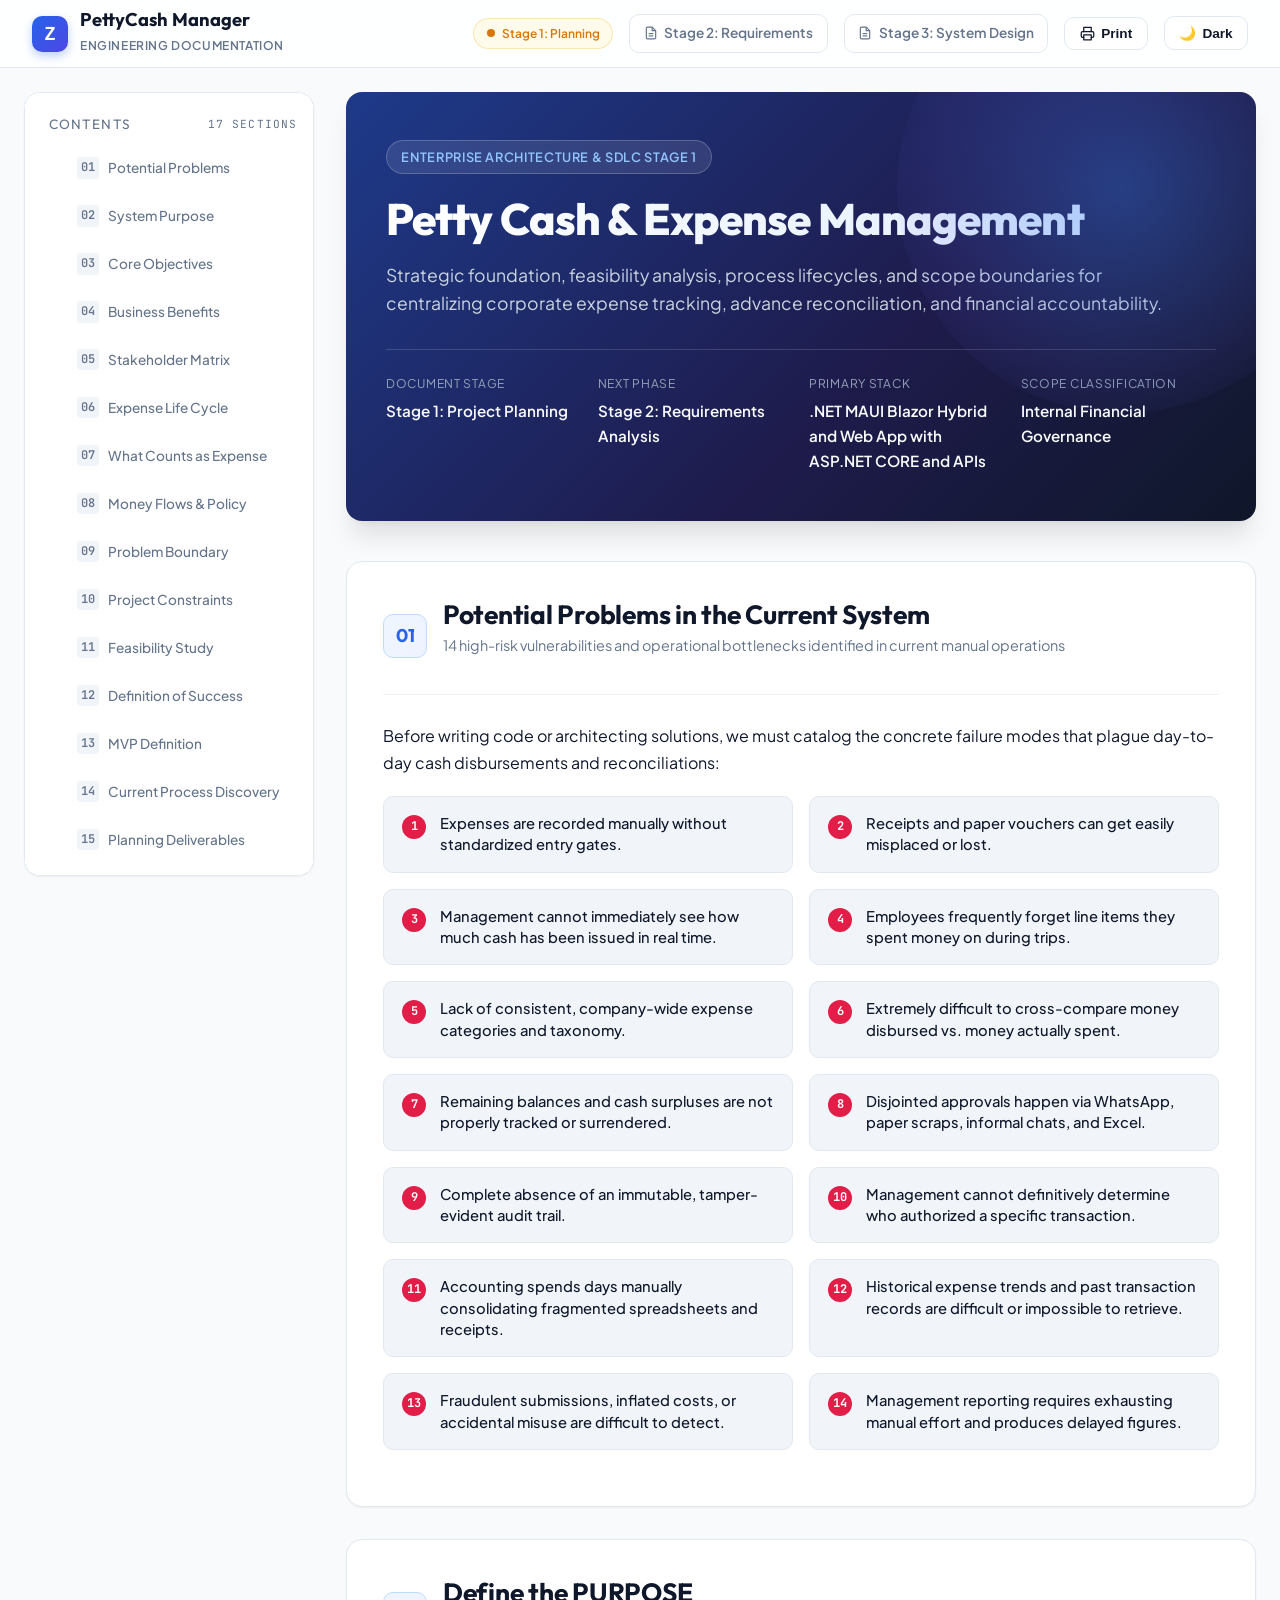
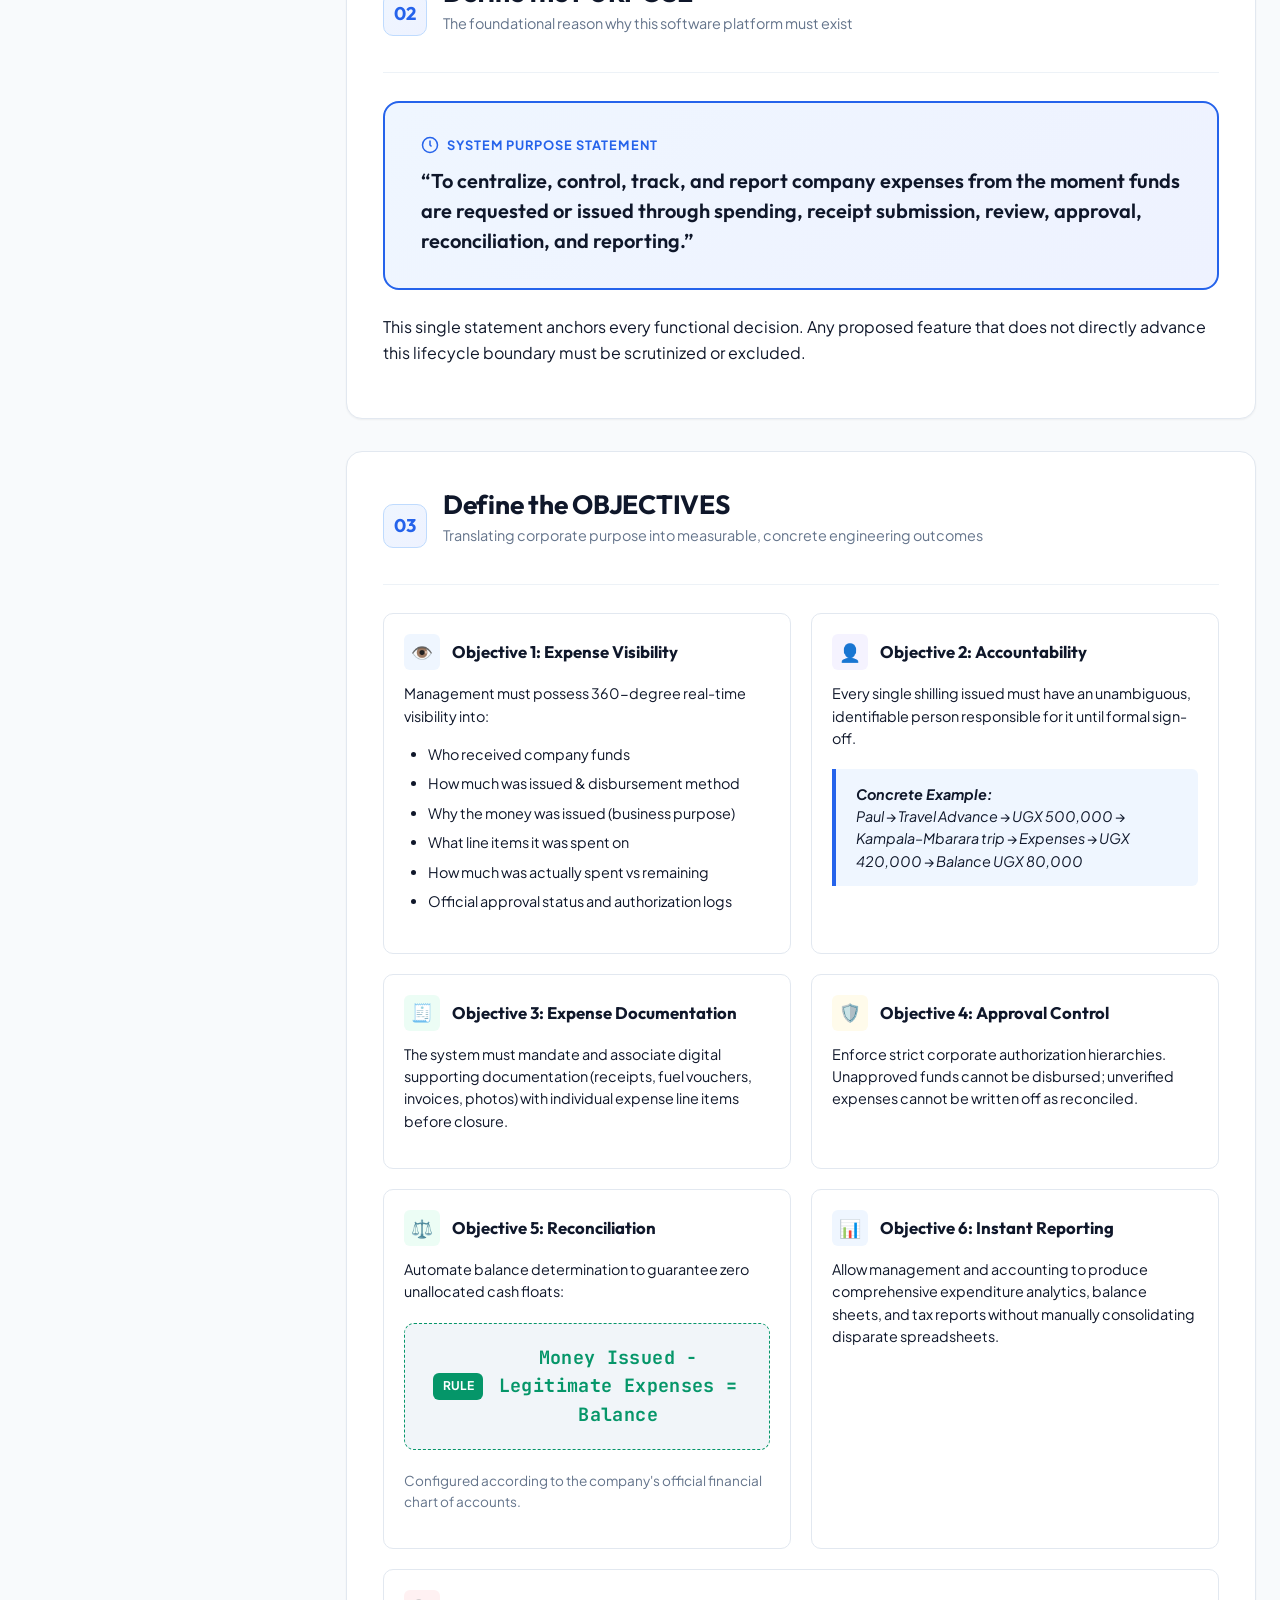
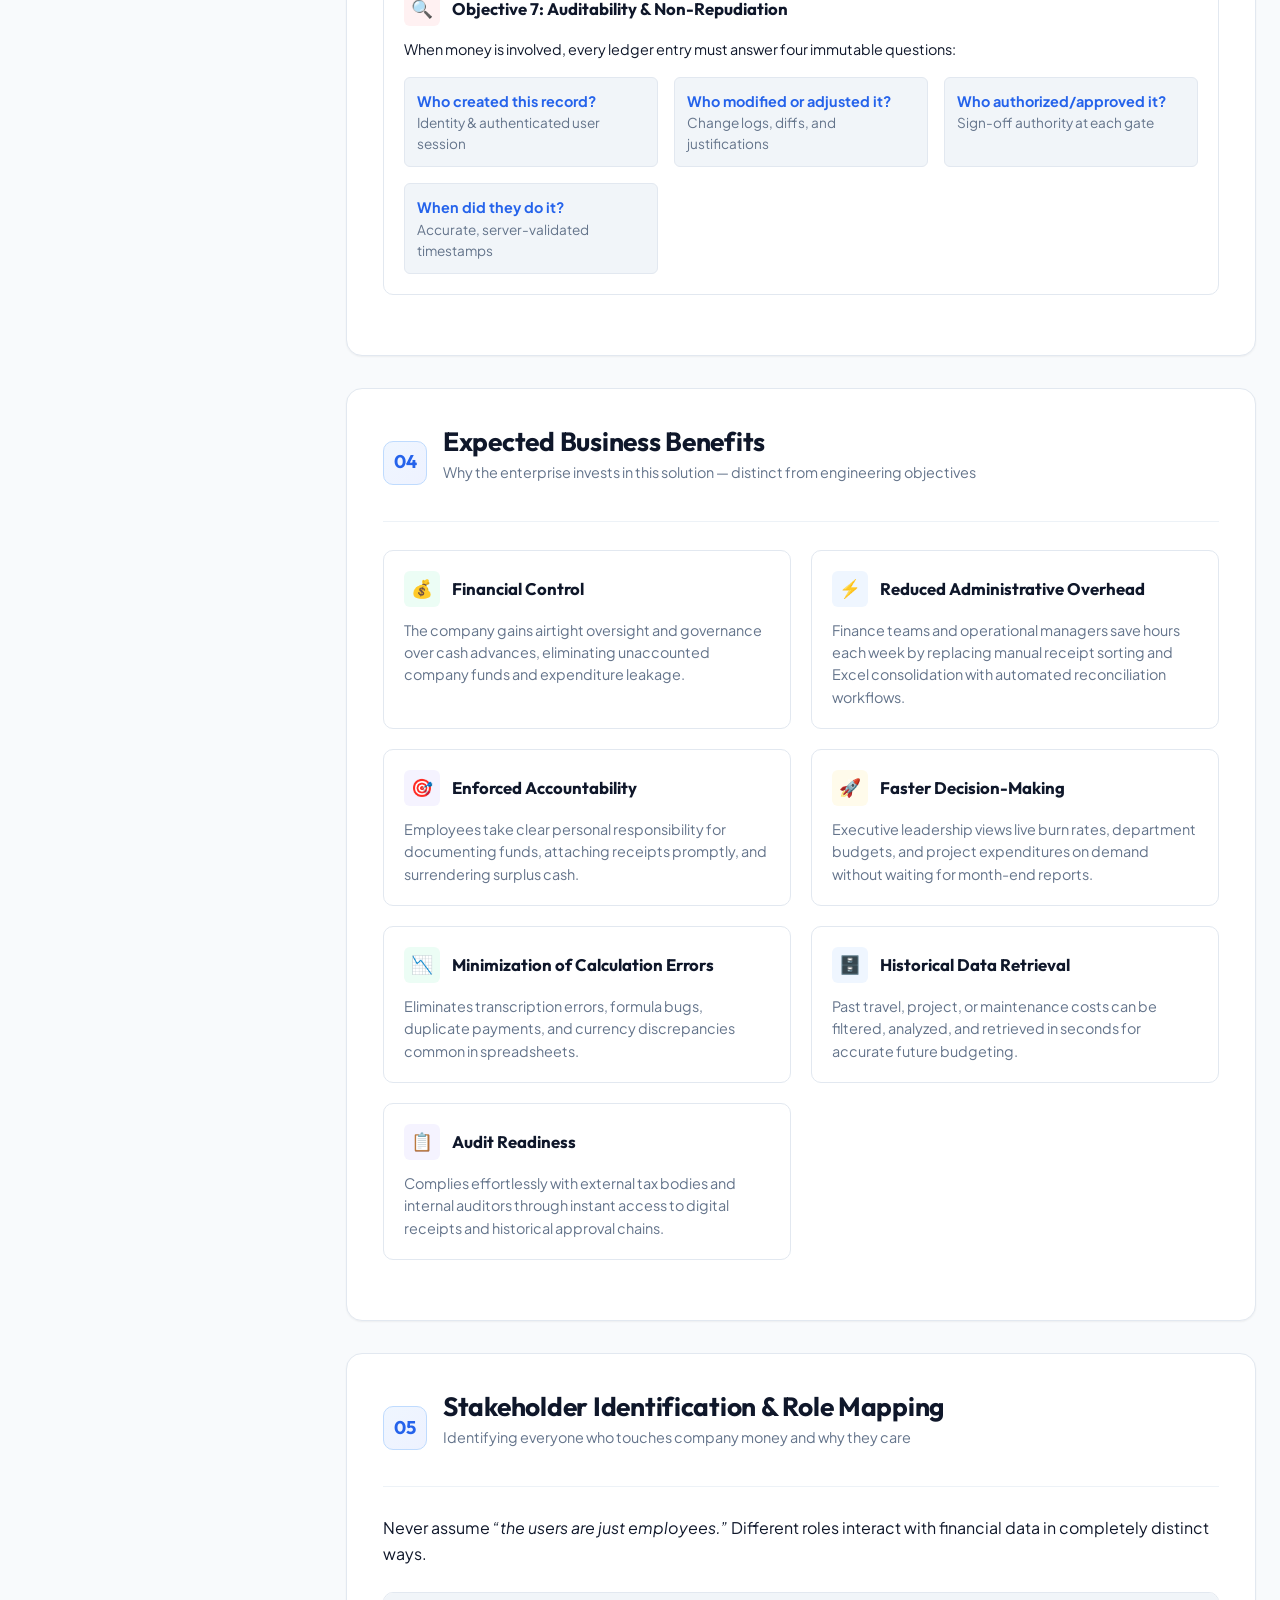
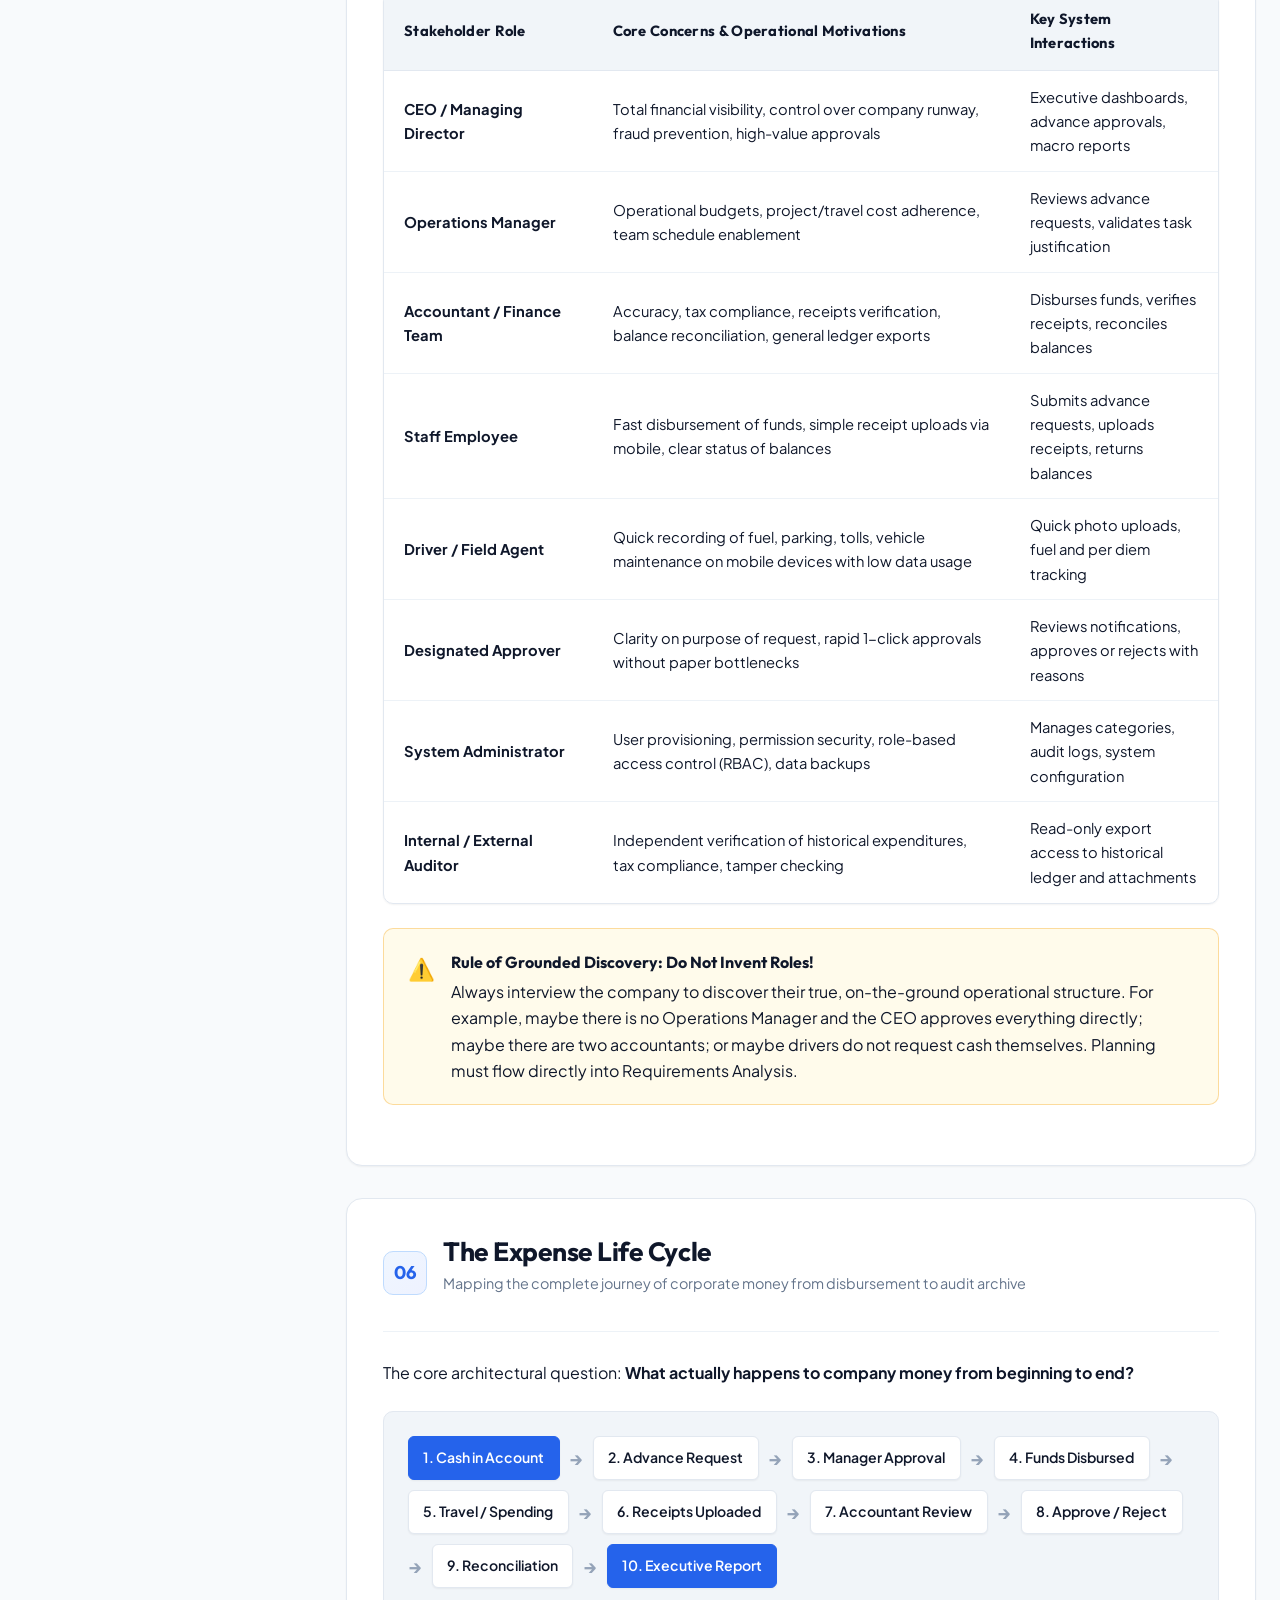
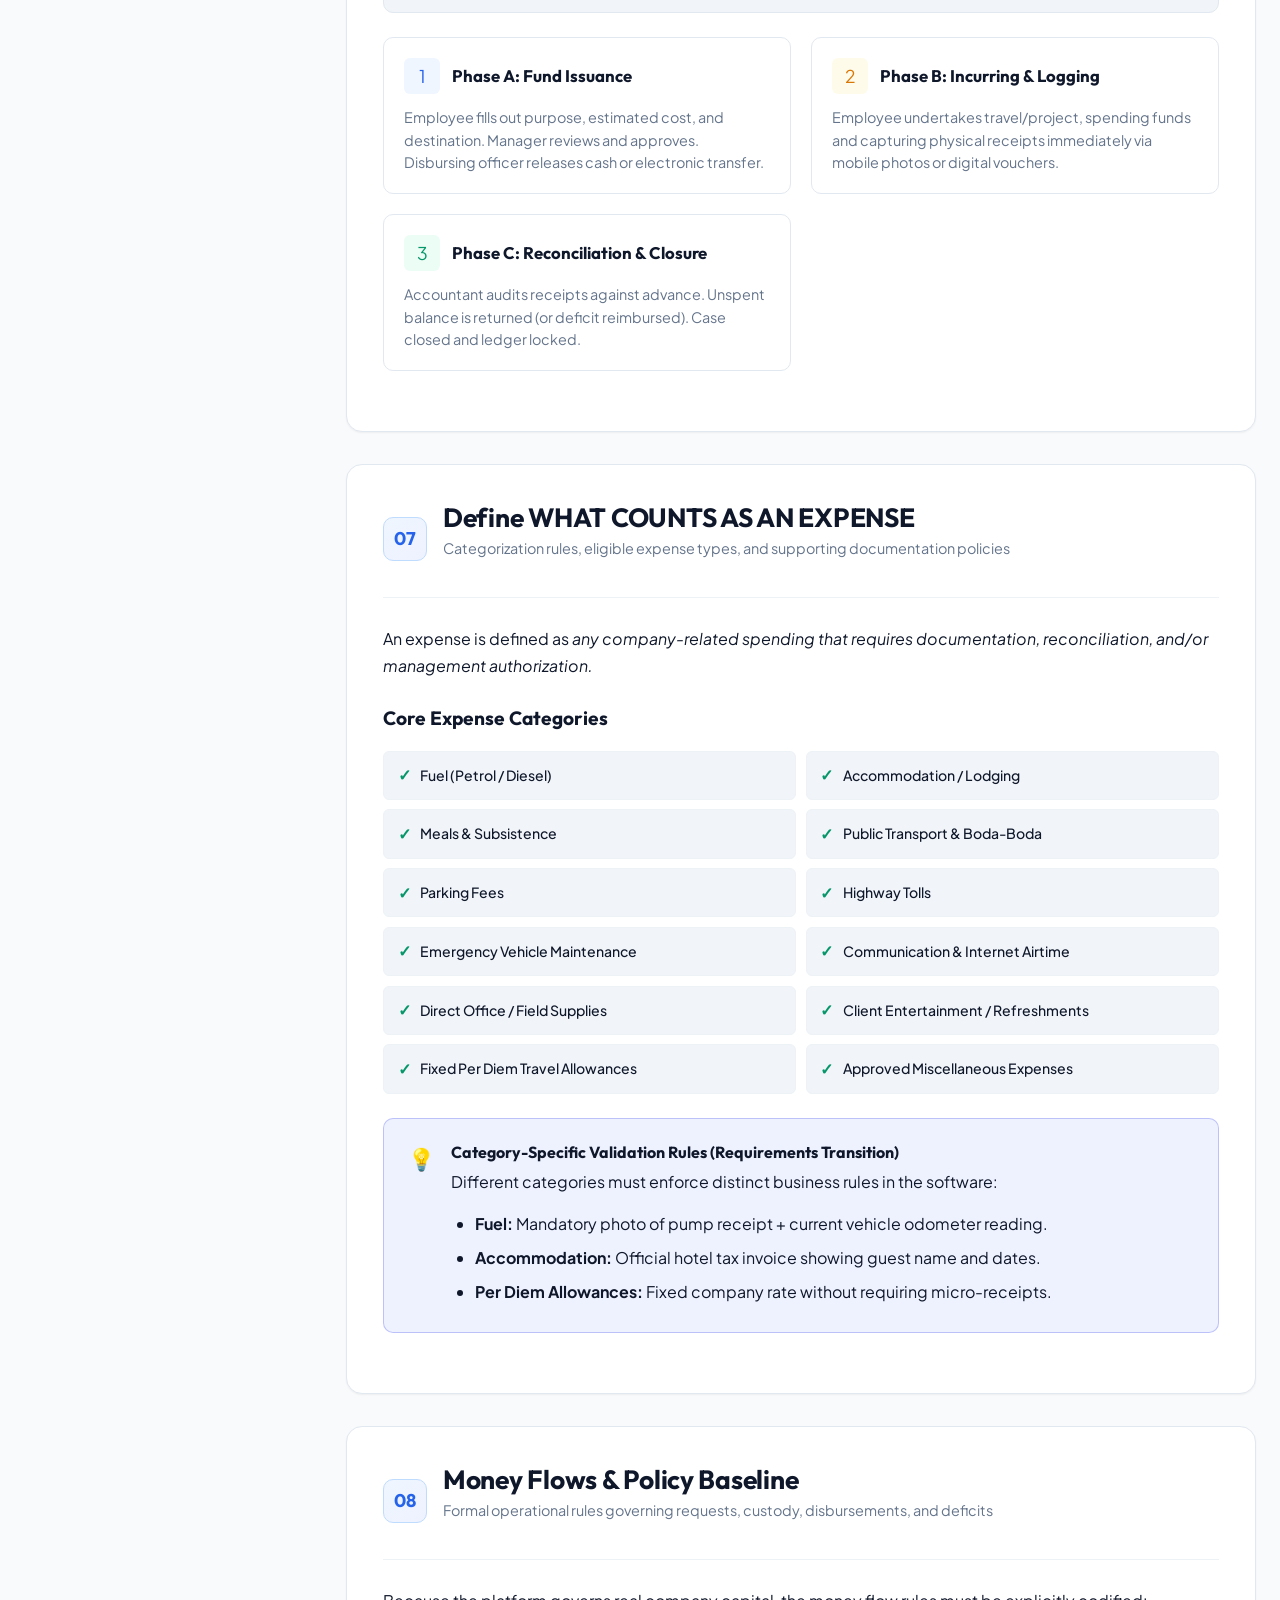
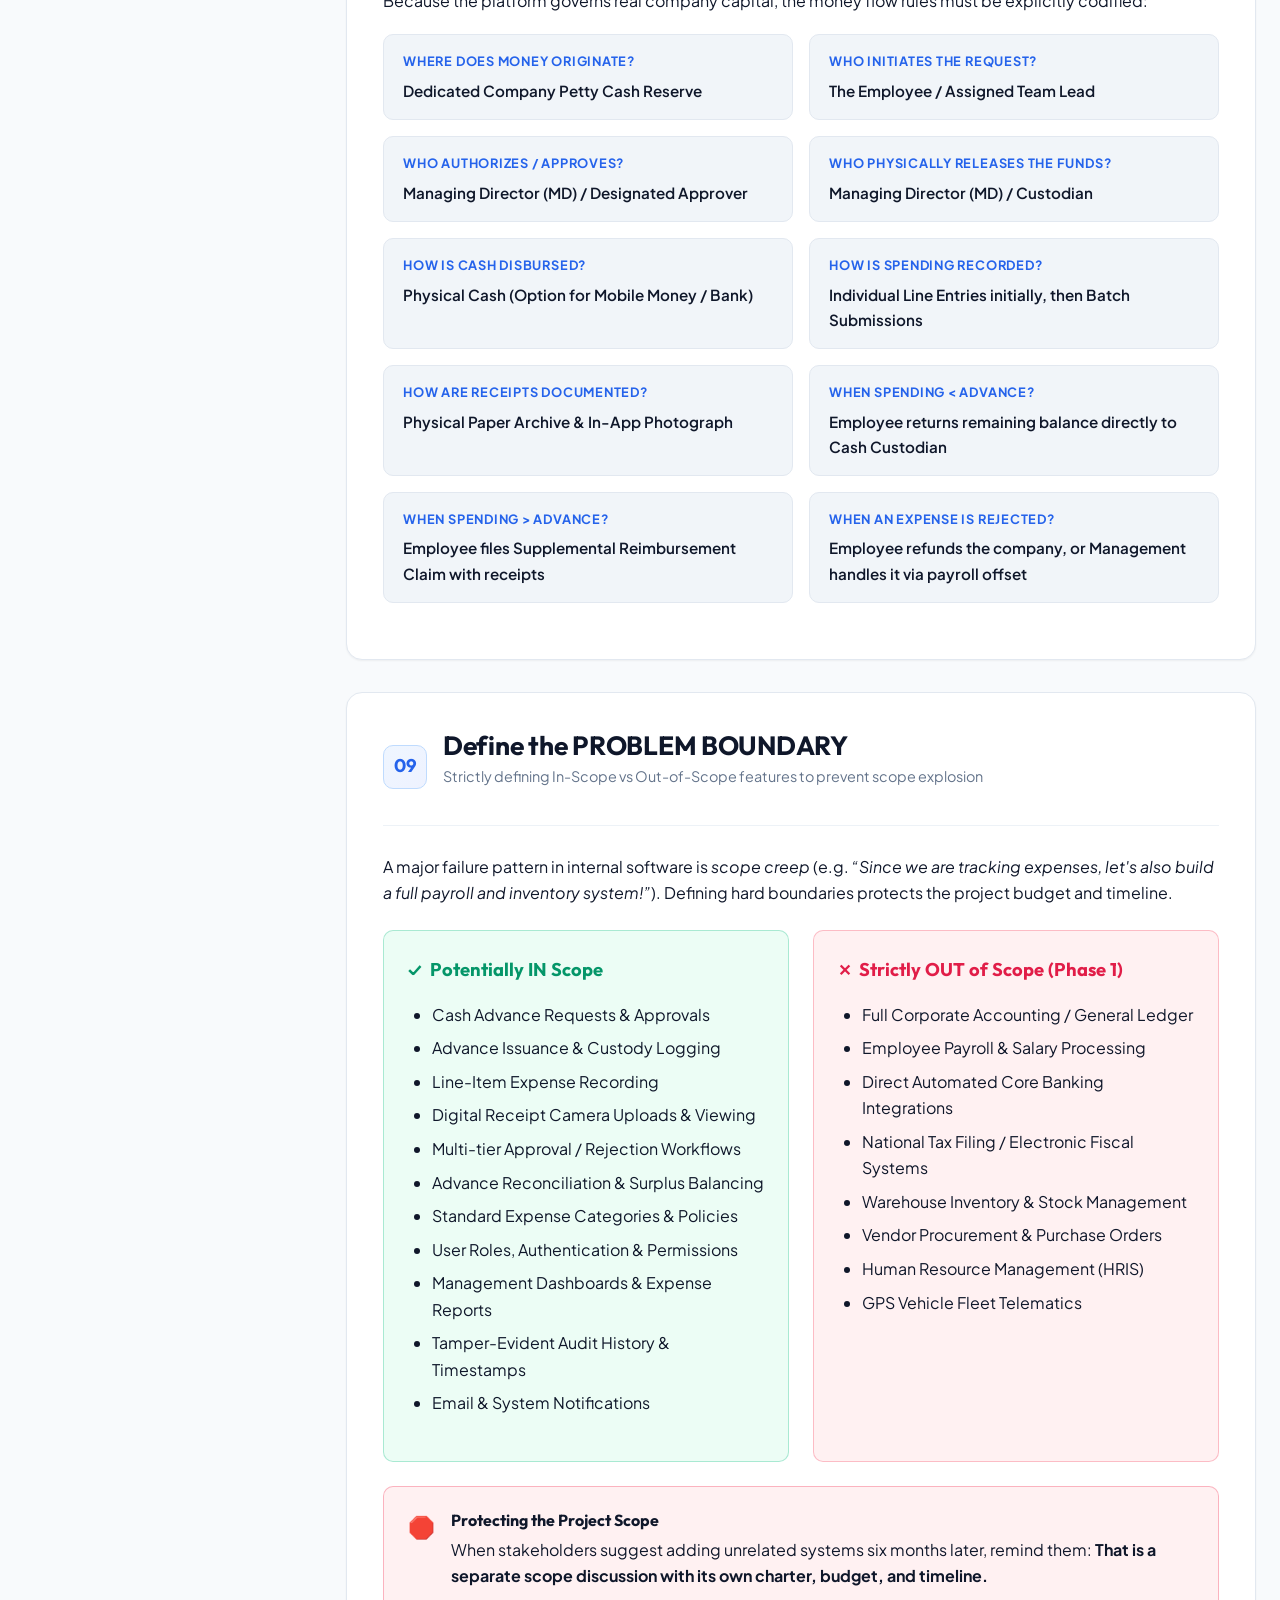
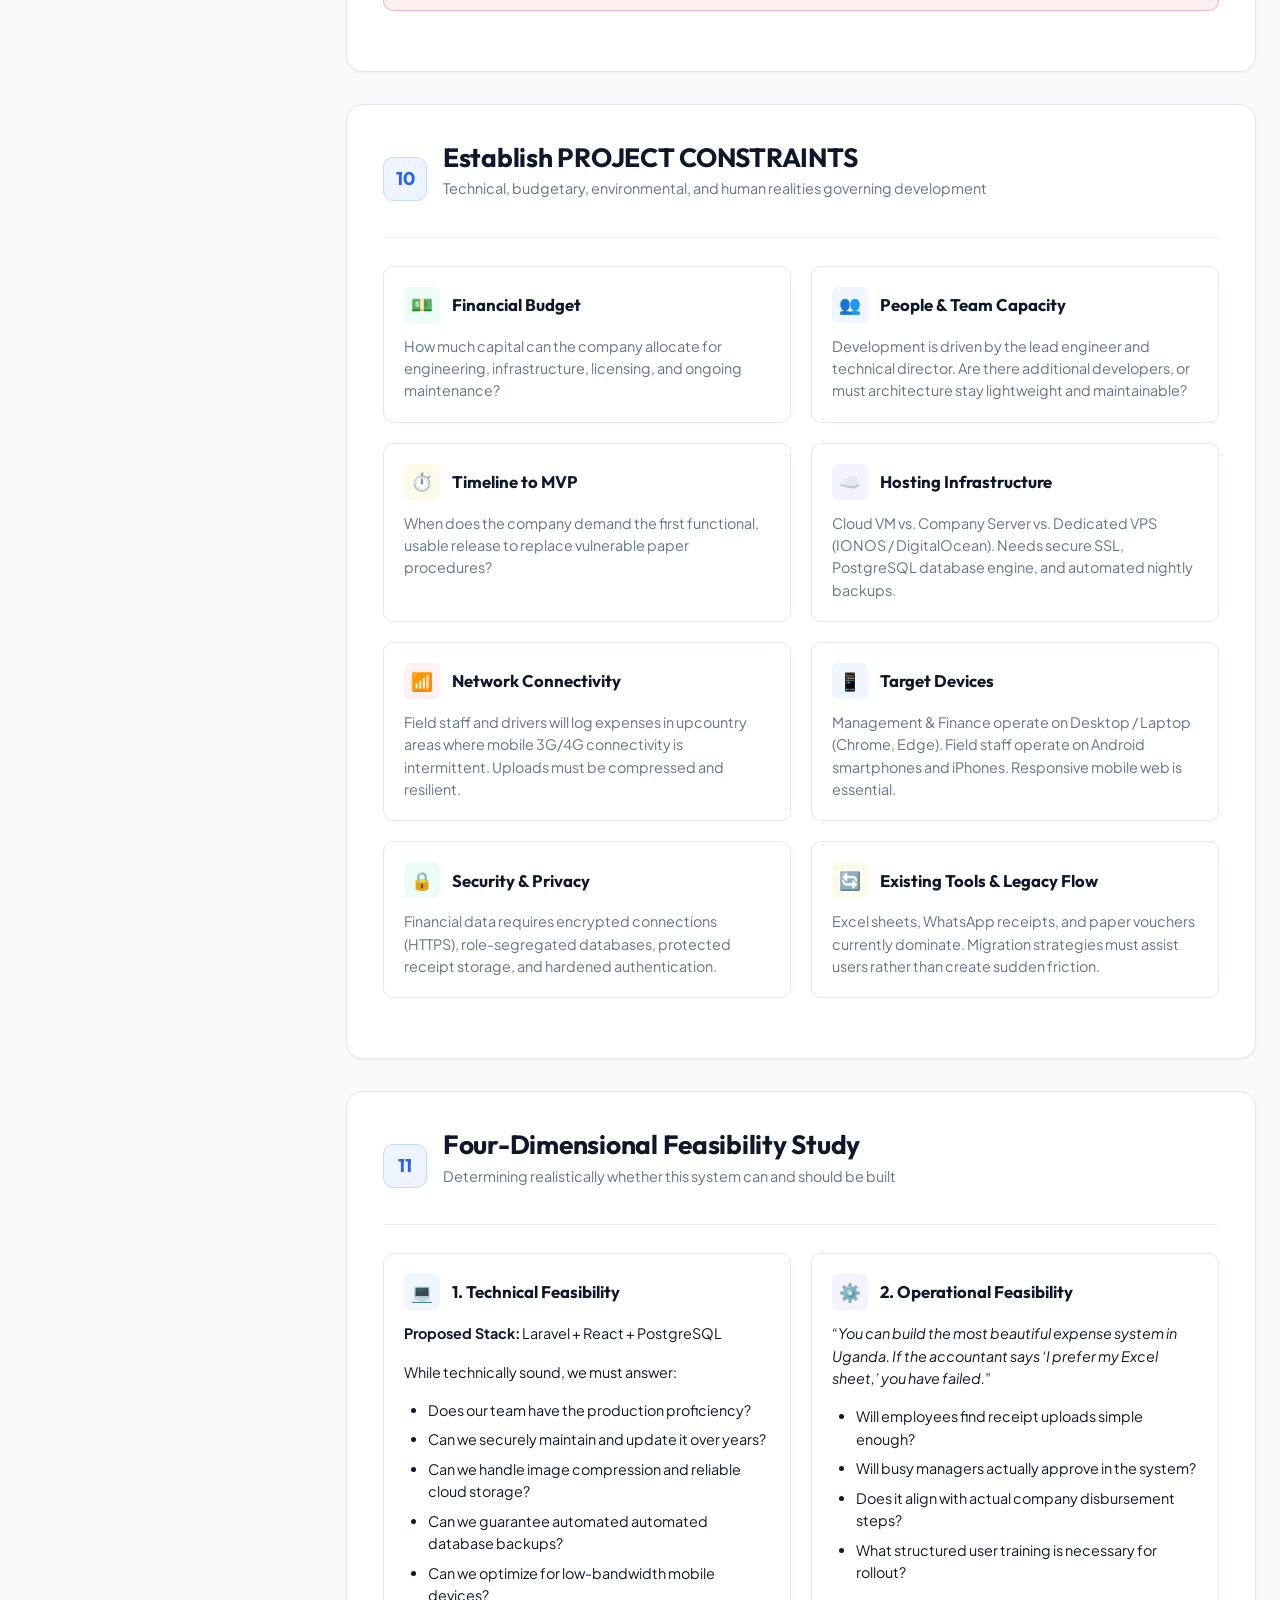
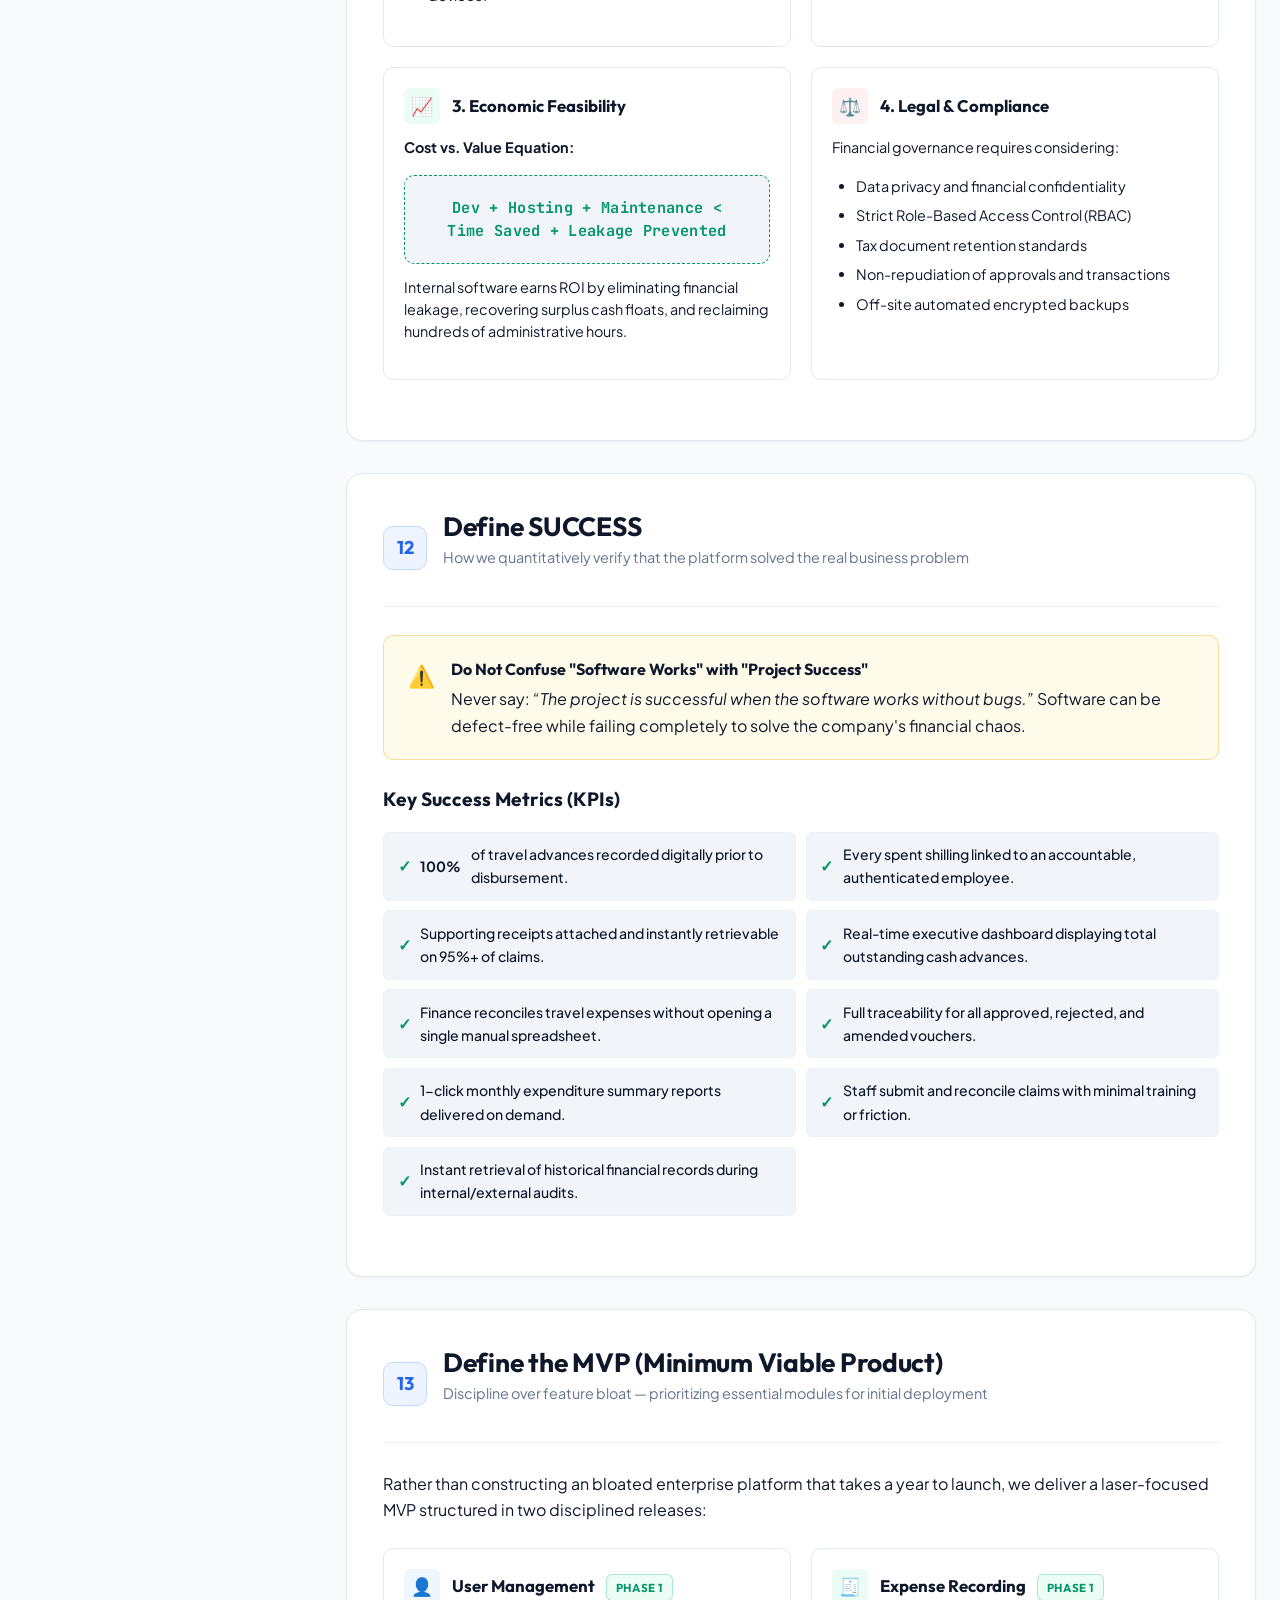
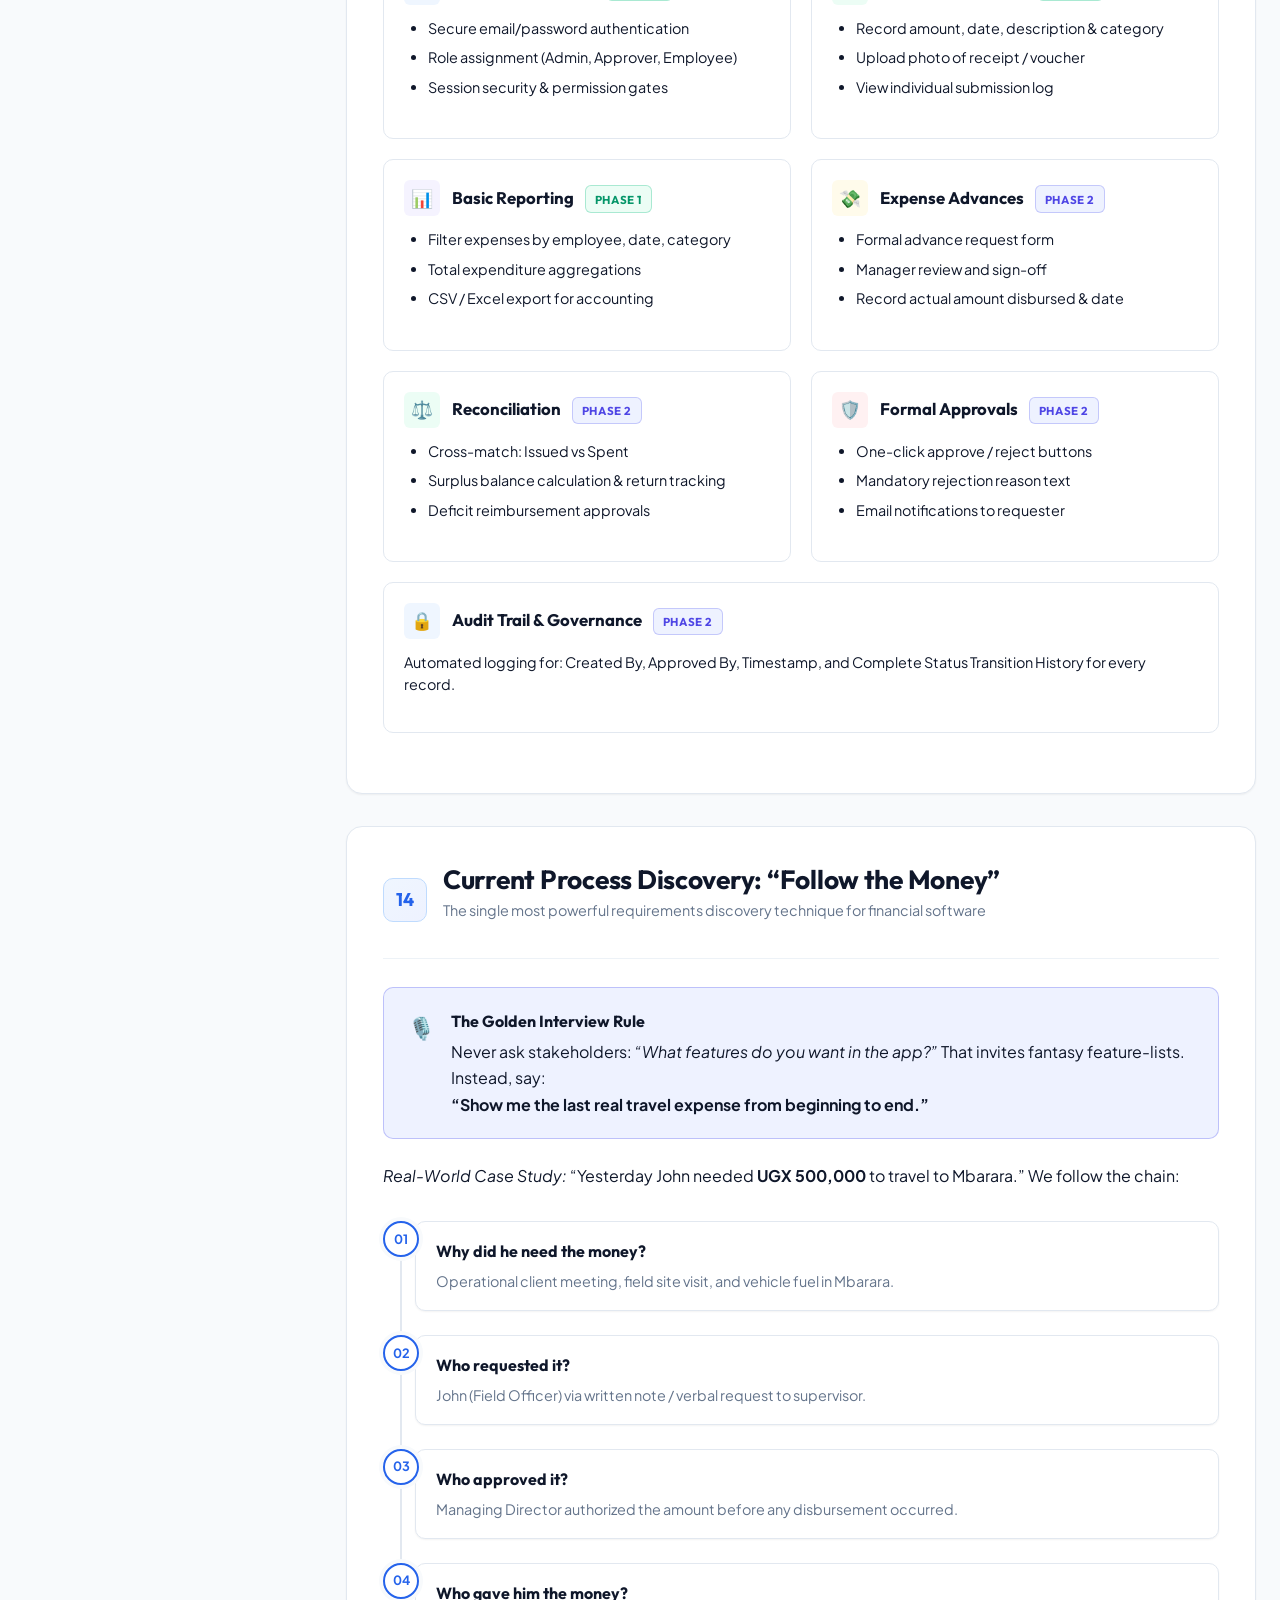
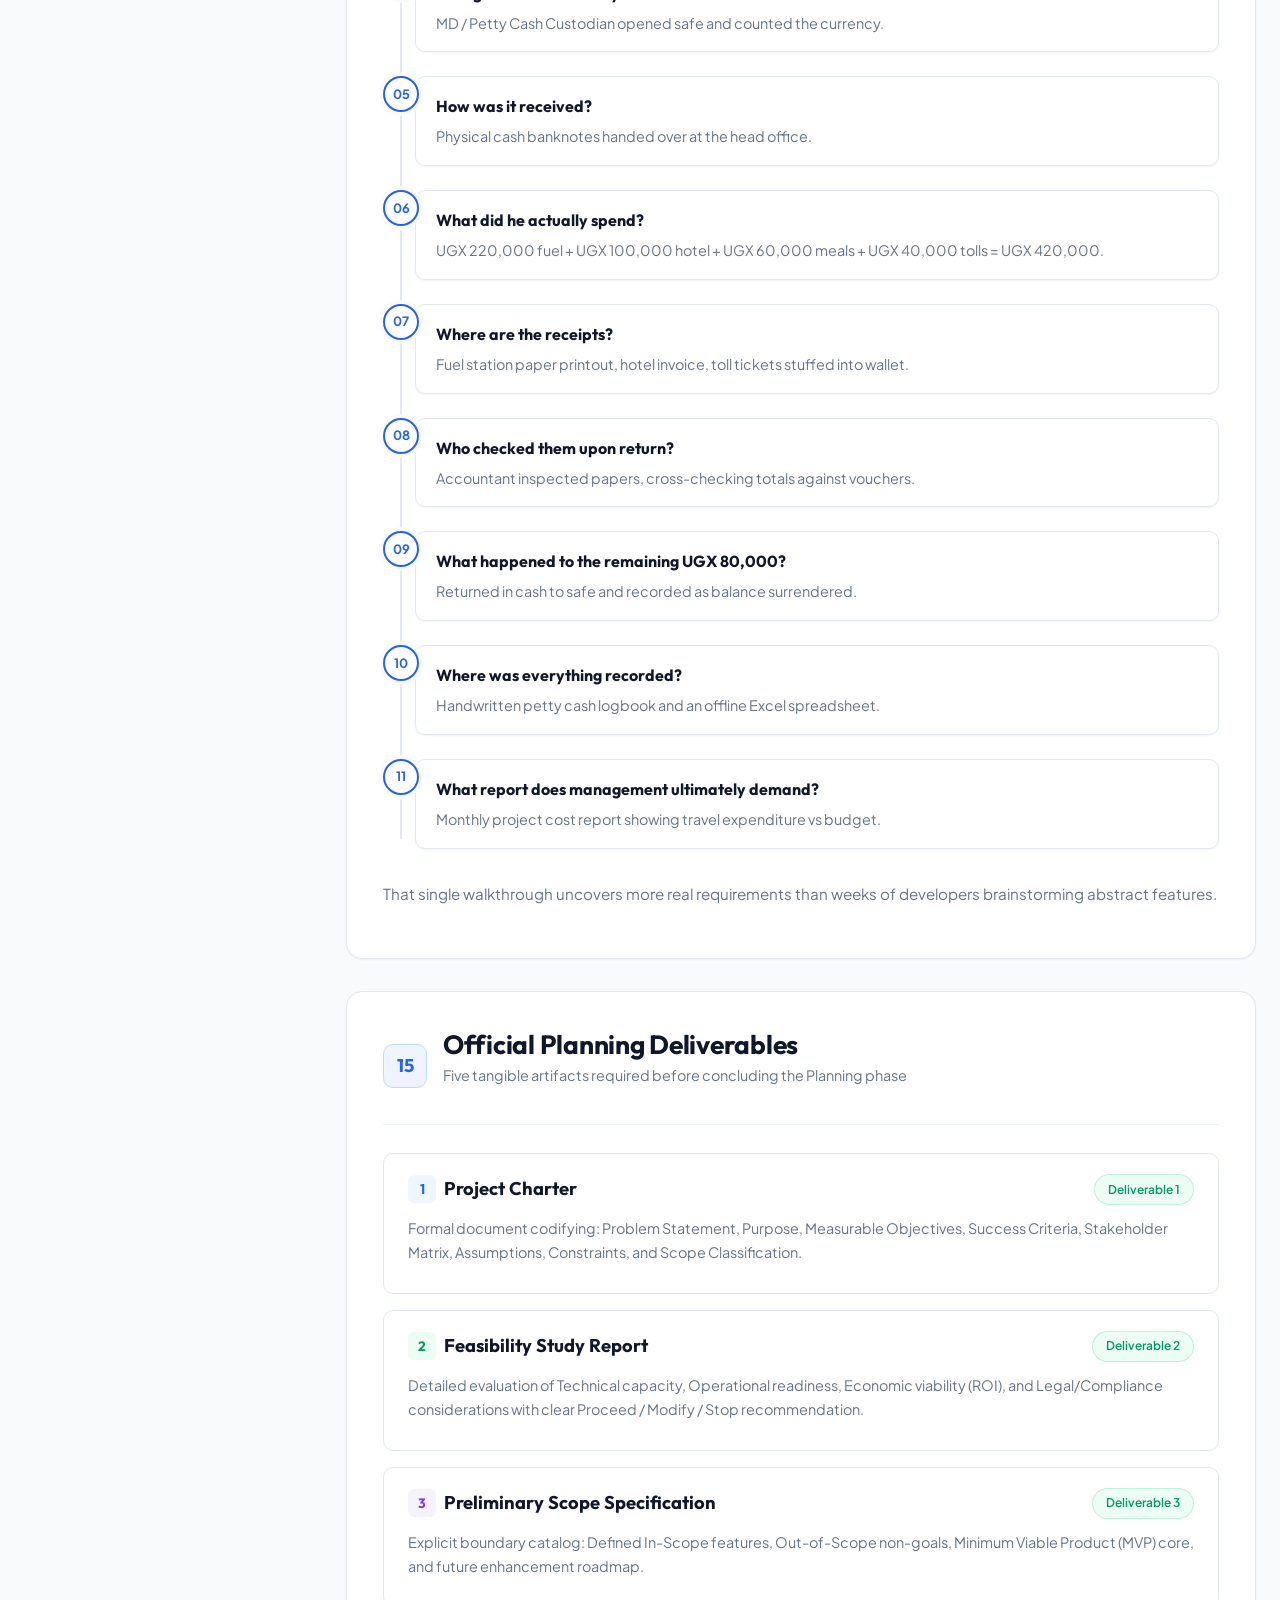
<file: Documentations/Planning/ProjectPlanning.html>
<!DOCTYPE html>
<html lang="en">
<head>
  <meta charset="UTF-8">
  <meta name="viewport" content="width=device-width, initial-scale=1.0">
  <meta name="description" content="Petty Cash & Expense Management System - Comprehensive Project Planning & Engineering Strategy Guide">
  <title>Project Planning | Petty Cash & Expense Management System</title>
  <link rel="preconnect" href="https://fonts.googleapis.com">
  <link rel="preconnect" href="https://fonts.gstatic.com" crossorigin>
  <link href="https://fonts.googleapis.com/css2?family=Outfit:wght@500;600;700;800&family=Plus+Jakarta+Sans:ital,wght@0,300;0,400;0,500;0,600;0,700;1,400&family=JetBrains+Mono:wght@400;500;600&display=swap" rel="stylesheet">
  <style>
    :root {
      --font-body: 'Plus Jakarta Sans', -apple-system, BlinkMacSystemFont, 'Segoe UI', Roboto, sans-serif;
      --font-heading: 'Outfit', sans-serif;
      --font-mono: 'JetBrains Mono', monospace;

      /* Light Theme (Default) */
      --bg-body: #f8fafc;
      --bg-surface: #ffffff;
      --bg-surface-alt: #f1f5f9;
      --bg-card: #ffffff;
      --border-color: #e2e8f0;
      --border-subtle: #edf2f7;

      --text-main: #0f172a;
      --text-muted: #64748b;
      --text-dim: #94a3b8;

      --primary: #2563eb;
      --primary-light: #eff6ff;
      --primary-hover: #1d4ed8;
      --primary-border: #bfdbfe;

      --accent-indigo: #4f46e5;
      --accent-indigo-light: #eef2ff;
      --accent-emerald: #059669;
      --accent-emerald-light: #ecfdf5;
      --accent-amber: #d97706;
      --accent-amber-light: #fffbeb;
      --accent-rose: #e11d48;
      --accent-rose-light: #fff1f2;
      --accent-purple: #7c3aed;
      --accent-purple-light: #f5f3ff;

      --shadow-sm: 0 1px 2px 0 rgba(0, 0, 0, 0.05);
      --shadow-md: 0 4px 6px -1px rgba(0, 0, 0, 0.07), 0 2px 4px -2px rgba(0, 0, 0, 0.05);
      --shadow-lg: 0 10px 15px -3px rgba(0, 0, 0, 0.08), 0 4px 6px -4px rgba(0, 0, 0, 0.04);
      --shadow-xl: 0 20px 25px -5px rgba(0, 0, 0, 0.1), 0 8px 10px -6px rgba(0, 0, 0, 0.05);

      --radius-sm: 6px;
      --radius-md: 10px;
      --radius-lg: 16px;
      --radius-full: 9999px;

      --sidebar-width: 290px;
      --header-height: 68px;
    }

    /* Dark Theme */
    [data-theme="dark"] {
      --bg-body: #0b0f19;
      --bg-surface: #111827;
      --bg-surface-alt: #1f2937;
      --bg-card: #141d2e;
      --border-color: #243047;
      --border-subtle: #1e293b;

      --text-main: #f1f5f9;
      --text-muted: #94a3b8;
      --text-dim: #64748b;

      --primary: #3b82f6;
      --primary-light: rgba(59, 130, 246, 0.12);
      --primary-hover: #60a5fa;
      --primary-border: #1e3a8a;

      --accent-indigo: #6366f1;
      --accent-indigo-light: rgba(99, 102, 241, 0.12);
      --accent-emerald: #10b981;
      --accent-emerald-light: rgba(16, 185, 129, 0.12);
      --accent-amber: #f59e0b;
      --accent-amber-light: rgba(245, 158, 11, 0.12);
      --accent-rose: #f43f5e;
      --accent-rose-light: rgba(244, 63, 94, 0.12);
      --accent-purple: #8b5cf6;
      --accent-purple-light: rgba(139, 92, 246, 0.12);

      --shadow-sm: 0 1px 2px 0 rgba(0, 0, 0, 0.4);
      --shadow-md: 0 4px 6px -1px rgba(0, 0, 0, 0.35);
      --shadow-lg: 0 10px 15px -3px rgba(0, 0, 0, 0.4);
      --shadow-xl: 0 20px 25px -5px rgba(0, 0, 0, 0.5);
    }

    * {
      box-sizing: border-box;
      margin: 0;
      padding: 0;
    }

    html {
      scroll-behavior: smooth;
      font-size: 16px;
    }

    body {
      font-family: var(--font-body);
      background-color: var(--bg-body);
      color: var(--text-main);
      line-height: 1.65;
      -webkit-font-smoothing: antialiased;
      -moz-osx-font-smoothing: grayscale;
      transition: background-color 0.25s ease, color 0.25s ease;
    }

    /* Top Progress Bar */
    #reading-progress {
      position: fixed;
      top: 0;
      left: 0;
      height: 3px;
      background: linear-gradient(90deg, var(--primary), var(--accent-indigo), var(--accent-purple));
      width: 0%;
      z-index: 1000;
      transition: width 0.1s ease-out;
    }

    /* Header Nav */
    .top-nav {
      position: sticky;
      top: 0;
      height: var(--header-height);
      background: rgba(255, 255, 255, 0.85);
      backdrop-filter: blur(12px);
      -webkit-backdrop-filter: blur(12px);
      border-bottom: 1px solid var(--border-color);
      z-index: 100;
      display: flex;
      align-items: center;
      justify-content: space-between;
      padding: 0 2rem;
      transition: background-color 0.25s ease, border-color 0.25s ease;
    }

    [data-theme="dark"] .top-nav {
      background: rgba(17, 24, 39, 0.85);
    }

    .nav-brand {
      display: flex;
      align-items: center;
      gap: 0.75rem;
      text-decoration: none;
      color: var(--text-main);
    }

    .brand-icon {
      width: 36px;
      height: 36px;
      background: linear-gradient(135deg, var(--primary), var(--accent-indigo));
      border-radius: var(--radius-md);
      display: flex;
      align-items: center;
      justify-content: center;
      color: #fff;
      font-weight: 700;
      font-size: 1.1rem;
      box-shadow: 0 4px 10px rgba(37, 99, 235, 0.3);
    }

    .brand-text h1 {
      font-family: var(--font-heading);
      font-size: 1.15rem;
      font-weight: 700;
      line-height: 1.2;
      color: var(--text-main);
    }

    .brand-text span {
      font-size: 0.75rem;
      text-transform: uppercase;
      letter-spacing: 0.05em;
      color: var(--text-muted);
      font-weight: 600;
    }

    .nav-actions {
      display: flex;
      align-items: center;
      gap: 1rem;
    }

    .badge-pill {
      display: inline-flex;
      align-items: center;
      gap: 0.4rem;
      padding: 0.3rem 0.8rem;
      border-radius: var(--radius-full);
      font-size: 0.75rem;
      font-weight: 600;
      background-color: var(--accent-emerald-light);
      color: var(--accent-emerald);
      border: 1px solid rgba(16, 185, 129, 0.2);
    }

    .badge-pill.status-preliminary {
      background-color: var(--accent-amber-light);
      color: var(--accent-amber);
      border-color: rgba(245, 158, 11, 0.25);
    }

    .nav-link-doc {
      display: inline-flex;
      align-items: center;
      gap: 0.4rem;
      padding: 0.45rem 0.85rem;
      border-radius: var(--radius-md);
      font-size: 0.85rem;
      font-weight: 600;
      text-decoration: none;
      color: var(--text-muted);
      border: 1px solid var(--border-color);
      background: var(--bg-surface);
      transition: all 0.2s ease;
    }

    .nav-link-doc:hover {
      color: var(--primary);
      border-color: var(--primary);
      transform: translateY(-1px);
    }

    .btn-toggle-theme, .btn-action {
      background: var(--bg-surface);
      border: 1px solid var(--border-color);
      color: var(--text-main);
      padding: 0.5rem 0.9rem;
      border-radius: var(--radius-md);
      font-size: 0.85rem;
      font-weight: 600;
      cursor: pointer;
      display: inline-flex;
      align-items: center;
      gap: 0.4rem;
      transition: all 0.2s ease;
    }

    .btn-toggle-theme:hover, .btn-action:hover {
      border-color: var(--primary);
      color: var(--primary);
      transform: translateY(-1px);
    }

    /* Layout */
    .app-container {
      display: flex;
      max-width: 1560px;
      margin: 0 auto;
      padding: 1.5rem 1.5rem 4rem;
      gap: 2rem;
    }

    /* Sticky Sidebar Navigation */
    .sidebar {
      width: var(--sidebar-width);
      flex-shrink: 0;
      position: sticky;
      top: calc(var(--header-height) + 1.5rem);
      height: calc(100vh - var(--header-height) - 3rem);
      overflow-y: auto;
      padding: 1.25rem 1rem;
      background: var(--bg-surface);
      border: 1px solid var(--border-color);
      border-radius: var(--radius-lg);
      box-shadow: var(--shadow-sm);
    }

    .sidebar::-webkit-scrollbar {
      width: 5px;
    }
    .sidebar::-webkit-scrollbar-thumb {
      background-color: var(--border-color);
      border-radius: 4px;
    }

    .toc-title {
      font-family: var(--font-heading);
      font-size: 0.85rem;
      text-transform: uppercase;
      letter-spacing: 0.08em;
      color: var(--text-muted);
      margin-bottom: 0.85rem;
      padding-left: 0.5rem;
      display: flex;
      align-items: center;
      justify-content: space-between;
    }

    .toc-list {
      list-style: none;
      display: flex;
      flex-direction: column;
      gap: 0.2rem;
    }

    .toc-link {
      display: flex;
      align-items: center;
      gap: 0.6rem;
      padding: 0.5rem 0.75rem;
      color: var(--text-muted);
      text-decoration: none;
      font-size: 0.85rem;
      font-weight: 500;
      border-radius: var(--radius-sm);
      transition: all 0.15s ease;
      line-height: 1.3;
    }

    .toc-link:hover {
      color: var(--primary);
      background-color: var(--primary-light);
    }

    .toc-link.active {
      color: var(--primary);
      background-color: var(--primary-light);
      font-weight: 600;
      border-left: 3px solid var(--primary);
      padding-left: calc(0.75rem - 3px);
    }

    .toc-num {
      display: inline-flex;
      align-items: center;
      justify-content: center;
      width: 1.35rem;
      height: 1.35rem;
      background: var(--bg-surface-alt);
      color: var(--text-muted);
      border-radius: 4px;
      font-size: 0.75rem;
      font-weight: 600;
      font-family: var(--font-mono);
      flex-shrink: 0;
    }

    .toc-link.active .toc-num {
      background: var(--primary);
      color: #fff;
    }

    /* Main Content Area */
    .main-content {
      flex: 1;
      min-width: 0;
    }

    /* Hero Section */
    .hero-banner {
      background: linear-gradient(135deg, #1e3a8a 0%, #1e1b4b 60%, #0f172a 100%);
      color: #ffffff;
      border-radius: var(--radius-lg);
      padding: 3rem 2.5rem;
      margin-bottom: 2.5rem;
      position: relative;
      overflow: hidden;
      box-shadow: var(--shadow-xl);
    }

    .hero-banner::before {
      content: "";
      position: absolute;
      top: -30%;
      right: -10%;
      width: 450px;
      height: 450px;
      background: radial-gradient(circle, rgba(59, 130, 246, 0.35) 0%, rgba(99, 102, 241, 0.1) 60%, transparent 80%);
      border-radius: 50%;
      pointer-events: none;
    }

    .hero-tagline {
      display: inline-flex;
      align-items: center;
      gap: 0.5rem;
      background: rgba(255, 255, 255, 0.1);
      border: 1px solid rgba(255, 255, 255, 0.2);
      backdrop-filter: blur(8px);
      padding: 0.35rem 0.9rem;
      border-radius: var(--radius-full);
      font-size: 0.8rem;
      font-weight: 600;
      letter-spacing: 0.05em;
      text-transform: uppercase;
      margin-bottom: 1.25rem;
      color: #93c5fd;
    }

    .hero-title {
      font-family: var(--font-heading);
      font-size: 2.75rem;
      font-weight: 800;
      letter-spacing: -0.02em;
      line-height: 1.15;
      margin-bottom: 1rem;
      background: linear-gradient(to right, #ffffff, #dbeafe);
      -webkit-background-clip: text;
      -webkit-text-fill-color: transparent;
    }

    .hero-desc {
      font-size: 1.1rem;
      color: #cbd5e1;
      max-width: 800px;
      line-height: 1.6;
      margin-bottom: 2rem;
    }

    .hero-meta-grid {
      display: grid;
      grid-template-columns: repeat(auto-fit, minmax(180px, 1fr));
      gap: 1rem;
      border-top: 1px solid rgba(255, 255, 255, 0.15);
      padding-top: 1.5rem;
    }

    .hero-meta-item {
      display: flex;
      flex-direction: column;
      gap: 0.25rem;
    }

    .hero-meta-label {
      font-size: 0.75rem;
      text-transform: uppercase;
      letter-spacing: 0.06em;
      color: #94a3b8;
    }

    .hero-meta-value {
      font-size: 0.95rem;
      font-weight: 600;
      color: #f8fafc;
    }

    /* Section Component */
    .doc-section {
      background: var(--bg-surface);
      border: 1px solid var(--border-color);
      border-radius: var(--radius-lg);
      padding: 2.25rem 2.25rem;
      margin-bottom: 2rem;
      box-shadow: var(--shadow-sm);
      scroll-margin-top: calc(var(--header-height) + 1.5rem);
      transition: border-color 0.2s ease, box-shadow 0.2s ease;
    }

    .doc-section:hover {
      border-color: rgba(37, 99, 235, 0.3);
      box-shadow: var(--shadow-md);
    }

    .section-header {
      display: flex;
      align-items: center;
      gap: 1rem;
      margin-bottom: 1.75rem;
      padding-bottom: 1.25rem;
      border-bottom: 1px solid var(--border-subtle);
    }

    .section-badge {
      display: inline-flex;
      align-items: center;
      justify-content: center;
      min-width: 2.75rem;
      height: 2.75rem;
      padding: 0 0.5rem;
      background: linear-gradient(135deg, var(--primary-light), var(--accent-indigo-light));
      border: 1px solid var(--primary-border);
      color: var(--primary);
      border-radius: var(--radius-md);
      font-family: var(--font-heading);
      font-weight: 700;
      font-size: 1.15rem;
      flex-shrink: 0;
    }

    .section-title-wrap h2 {
      font-family: var(--font-heading);
      font-size: 1.65rem;
      font-weight: 700;
      color: var(--text-main);
      letter-spacing: -0.01em;
      line-height: 1.25;
    }

    .section-title-wrap p {
      font-size: 0.9rem;
      color: var(--text-muted);
      margin-top: 0.2rem;
    }

    /* Subheadings */
    h3 {
      font-family: var(--font-heading);
      font-size: 1.2rem;
      font-weight: 700;
      color: var(--text-main);
      margin: 1.5rem 0 0.75rem;
      display: flex;
      align-items: center;
      gap: 0.5rem;
    }

    h4 {
      font-family: var(--font-heading);
      font-size: 1.05rem;
      font-weight: 600;
      color: var(--text-main);
      margin: 1.25rem 0 0.5rem;
    }

    p {
      margin-bottom: 1rem;
      color: var(--text-main);
    }

    /* Cards Grid */
    .cards-grid {
      display: grid;
      grid-template-columns: repeat(auto-fill, minmax(280px, 1fr));
      gap: 1.25rem;
      margin: 1.5rem 0;
    }

    .info-card {
      background: var(--bg-card);
      border: 1px solid var(--border-color);
      border-radius: var(--radius-md);
      padding: 1.25rem;
      transition: all 0.2s ease;
      display: flex;
      flex-direction: column;
    }

    .info-card:hover {
      transform: translateY(-2px);
      box-shadow: var(--shadow-md);
      border-color: var(--primary-border);
    }

    .info-card-header {
      display: flex;
      align-items: center;
      gap: 0.75rem;
      margin-bottom: 0.75rem;
    }

    .card-icon-box {
      width: 36px;
      height: 36px;
      border-radius: var(--radius-sm);
      display: flex;
      align-items: center;
      justify-content: center;
      font-size: 1.1rem;
      flex-shrink: 0;
    }

    .card-icon-blue { background: var(--primary-light); color: var(--primary); }
    .card-icon-emerald { background: var(--accent-emerald-light); color: var(--accent-emerald); }
    .card-icon-amber { background: var(--accent-amber-light); color: var(--accent-amber); }
    .card-icon-rose { background: var(--accent-rose-light); color: var(--accent-rose); }
    .card-icon-purple { background: var(--accent-purple-light); color: var(--accent-purple); }

    .info-card-title {
      font-family: var(--font-heading);
      font-size: 1.05rem;
      font-weight: 700;
      color: var(--text-main);
    }

    .info-card-body {
      font-size: 0.9rem;
      color: var(--text-muted);
      line-height: 1.55;
    }

    /* Problem Grid Items */
    .problems-grid {
      display: grid;
      grid-template-columns: repeat(auto-fill, minmax(320px, 1fr));
      gap: 1rem;
      margin: 1.25rem 0;
    }

    .problem-item {
      display: flex;
      align-items: flex-start;
      gap: 0.85rem;
      background: var(--bg-surface-alt);
      border: 1px solid var(--border-color);
      border-radius: var(--radius-md);
      padding: 1rem 1.15rem;
      transition: all 0.2s ease;
    }

    .problem-item:hover {
      border-color: var(--accent-rose);
      background: var(--accent-rose-light);
      transform: translateX(3px);
    }

    .problem-num {
      background: var(--accent-rose);
      color: #ffffff;
      font-weight: 700;
      font-size: 0.75rem;
      font-family: var(--font-mono);
      min-width: 24px;
      height: 24px;
      border-radius: 50%;
      display: flex;
      align-items: center;
      justify-content: center;
      flex-shrink: 0;
      margin-top: 2px;
    }

    .problem-text {
      font-size: 0.92rem;
      font-weight: 500;
      color: var(--text-main);
      line-height: 1.45;
    }

    /* Purpose Box */
    .callout-purpose {
      background: linear-gradient(135deg, var(--primary-light), var(--accent-indigo-light));
      border: 2px solid var(--primary);
      border-radius: var(--radius-lg);
      padding: 2rem 2.25rem;
      margin: 1.5rem 0;
      position: relative;
    }

    .callout-purpose-label {
      font-size: 0.8rem;
      text-transform: uppercase;
      letter-spacing: 0.08em;
      font-weight: 700;
      color: var(--primary);
      margin-bottom: 0.6rem;
      display: flex;
      align-items: center;
      gap: 0.5rem;
    }

    .callout-purpose-text {
      font-size: 1.25rem;
      font-weight: 600;
      color: var(--text-main);
      line-height: 1.5;
      font-family: var(--font-heading);
    }

    /* Formula Banner */
    .formula-box {
      background: var(--bg-surface-alt);
      border: 1px dashed var(--accent-emerald);
      border-radius: var(--radius-md);
      padding: 1.25rem 1.75rem;
      margin: 1.25rem 0;
      display: flex;
      align-items: center;
      justify-content: center;
      text-align: center;
      gap: 0.75rem;
    }

    .formula-badge {
      font-size: 0.75rem;
      font-weight: 700;
      text-transform: uppercase;
      padding: 0.25rem 0.6rem;
      border-radius: var(--radius-sm);
      background: var(--accent-emerald);
      color: #ffffff;
    }

    .formula-code {
      font-family: var(--font-mono);
      font-size: 1.15rem;
      font-weight: 700;
      color: var(--accent-emerald);
      letter-spacing: 0.02em;
    }

    /* Flow Sequence Cards */
    .flow-chain {
      display: flex;
      flex-wrap: wrap;
      align-items: center;
      gap: 0.6rem;
      margin: 1.5rem 0;
      padding: 1.5rem;
      background: var(--bg-surface-alt);
      border: 1px solid var(--border-color);
      border-radius: var(--radius-md);
    }

    .flow-node {
      background: var(--bg-card);
      border: 1px solid var(--border-color);
      padding: 0.6rem 0.9rem;
      border-radius: var(--radius-sm);
      font-size: 0.88rem;
      font-weight: 600;
      color: var(--text-main);
      box-shadow: var(--shadow-sm);
      display: inline-flex;
      align-items: center;
      gap: 0.4rem;
    }

    .flow-node.highlight {
      background: var(--primary);
      color: #ffffff;
      border-color: var(--primary);
    }

    .flow-arrow {
      color: var(--text-dim);
      font-weight: 800;
      font-size: 1.1rem;
    }

    /* Vertical Discovery Flow */
    .vertical-timeline {
      position: relative;
      margin: 2rem 0;
      padding-left: 2rem;
    }

    .vertical-timeline::before {
      content: "";
      position: absolute;
      left: 17px;
      top: 10px;
      bottom: 10px;
      width: 2px;
      background: var(--border-color);
    }

    .timeline-step {
      position: relative;
      margin-bottom: 1.5rem;
    }

    .timeline-step:last-child {
      margin-bottom: 0;
    }

    .step-marker {
      position: absolute;
      left: -2rem;
      top: 0;
      width: 36px;
      height: 36px;
      border-radius: 50%;
      background: var(--bg-surface);
      border: 2px solid var(--primary);
      display: flex;
      align-items: center;
      justify-content: center;
      font-size: 0.8rem;
      font-weight: 700;
      color: var(--primary);
      box-shadow: 0 0 0 4px var(--bg-body);
    }

    .step-content {
      background: var(--bg-card);
      border: 1px solid var(--border-color);
      border-radius: var(--radius-md);
      padding: 1rem 1.25rem;
      box-shadow: var(--shadow-sm);
    }

    .step-question {
      font-family: var(--font-heading);
      font-size: 1rem;
      font-weight: 700;
      color: var(--text-main);
      margin-bottom: 0.35rem;
    }

    .step-answer {
      font-size: 0.9rem;
      color: var(--text-muted);
    }

    /* Tables */
    .table-container {
      width: 100%;
      overflow-x: auto;
      margin: 1.5rem 0;
      border: 1px solid var(--border-color);
      border-radius: var(--radius-md);
      box-shadow: var(--shadow-sm);
    }

    table {
      width: 100%;
      border-collapse: collapse;
      text-align: left;
      font-size: 0.92rem;
    }

    thead th {
      background: var(--bg-surface-alt);
      color: var(--text-main);
      font-family: var(--font-heading);
      font-weight: 700;
      padding: 0.9rem 1.25rem;
      border-bottom: 1px solid var(--border-color);
      letter-spacing: 0.02em;
    }

    tbody td {
      padding: 0.85rem 1.25rem;
      border-bottom: 1px solid var(--border-subtle);
      color: var(--text-main);
    }

    tbody tr:last-child td {
      border-bottom: none;
    }

    tbody tr:hover {
      background-color: var(--primary-light);
    }

    /* Lists */
    ul, ol {
      padding-left: 1.5rem;
      margin-bottom: 1.25rem;
    }

    li {
      margin-bottom: 0.45rem;
      color: var(--text-main);
    }

    .feature-list {
      list-style: none;
      padding-left: 0;
      display: grid;
      grid-template-columns: repeat(auto-fill, minmax(280px, 1fr));
      gap: 0.6rem;
      margin: 1rem 0 1.5rem;
    }

    .feature-list li {
      display: flex;
      align-items: center;
      gap: 0.6rem;
      padding: 0.65rem 0.85rem;
      background: var(--bg-surface-alt);
      border: 1px solid var(--border-subtle);
      border-radius: var(--radius-sm);
      font-size: 0.88rem;
      font-weight: 500;
      margin-bottom: 0;
    }

    .check-icon {
      color: var(--accent-emerald);
      font-weight: 800;
      font-size: 1rem;
    }

    .cross-icon {
      color: var(--accent-rose);
      font-weight: 800;
      font-size: 1rem;
    }

    /* Scope Dual Column */
    .scope-grid {
      display: grid;
      grid-template-columns: 1fr 1fr;
      gap: 1.5rem;
      margin: 1.5rem 0;
    }

    @media (max-width: 768px) {
      .scope-grid {
        grid-template-columns: 1fr;
      }
    }

    .scope-box {
      border-radius: var(--radius-md);
      padding: 1.5rem;
      border: 1px solid;
    }

    .scope-in {
      background: var(--accent-emerald-light);
      border-color: rgba(16, 185, 129, 0.3);
    }

    .scope-out {
      background: var(--accent-rose-light);
      border-color: rgba(244, 63, 94, 0.3);
    }

    .scope-title {
      font-family: var(--font-heading);
      font-size: 1.15rem;
      font-weight: 700;
      display: flex;
      align-items: center;
      gap: 0.5rem;
      margin-bottom: 1rem;
    }

    .scope-in .scope-title { color: var(--accent-emerald); }
    .scope-out .scope-title { color: var(--accent-rose); }

    /* Quotes / Callouts */
    blockquote {
      border-left: 4px solid var(--primary);
      padding: 0.85rem 1.25rem;
      margin: 1.25rem 0;
      background: var(--primary-light);
      border-radius: 0 var(--radius-sm) var(--radius-sm) 0;
      font-style: italic;
      color: var(--text-main);
    }

    .alert-box {
      border-radius: var(--radius-md);
      padding: 1.25rem 1.5rem;
      margin: 1.5rem 0;
      display: flex;
      gap: 1rem;
      align-items: flex-start;
      border: 1px solid;
    }

    .alert-box.alert-warning {
      background: var(--accent-amber-light);
      border-color: rgba(245, 158, 11, 0.35);
      color: var(--text-main);
    }

    .alert-box.alert-danger {
      background: var(--accent-rose-light);
      border-color: rgba(244, 63, 94, 0.35);
      color: var(--text-main);
    }

    .alert-box.alert-info {
      background: var(--accent-indigo-light);
      border-color: rgba(99, 102, 241, 0.35);
      color: var(--text-main);
    }

    .alert-icon {
      font-size: 1.35rem;
      flex-shrink: 0;
      margin-top: 2px;
    }

    .alert-content h4 {
      margin-top: 0;
      font-size: 1rem;
      font-weight: 700;
      margin-bottom: 0.25rem;
    }

    .alert-content p:last-child {
      margin-bottom: 0;
    }

    /* MVP Phase Badges */
    .phase-badge {
      display: inline-block;
      font-size: 0.72rem;
      font-weight: 700;
      text-transform: uppercase;
      letter-spacing: 0.05em;
      padding: 0.2rem 0.55rem;
      border-radius: var(--radius-sm);
      margin-left: 0.5rem;
    }

    .phase-1 {
      background: var(--accent-emerald-light);
      color: var(--accent-emerald);
      border: 1px solid rgba(16, 185, 129, 0.3);
    }

    .phase-2 {
      background: var(--accent-indigo-light);
      color: var(--accent-indigo);
      border: 1px solid rgba(99, 102, 241, 0.3);
    }

    /* Q&A Definition List Grid */
    .qa-grid {
      display: grid;
      grid-template-columns: repeat(auto-fill, minmax(300px, 1fr));
      gap: 1rem;
      margin: 1.25rem 0;
    }

    .qa-card {
      background: var(--bg-surface-alt);
      border: 1px solid var(--border-color);
      border-radius: var(--radius-md);
      padding: 1rem 1.2rem;
    }

    .qa-question {
      font-size: 0.8rem;
      text-transform: uppercase;
      letter-spacing: 0.06em;
      font-weight: 700;
      color: var(--primary);
      margin-bottom: 0.35rem;
    }

    .qa-answer {
      font-size: 0.95rem;
      font-weight: 600;
      color: var(--text-main);
    }

    /* Checkable Deliverables Cards */
    .deliverable-card {
      border: 1px solid var(--border-color);
      background: var(--bg-card);
      border-radius: var(--radius-md);
      padding: 1.25rem 1.5rem;
      margin-bottom: 1rem;
      transition: all 0.2s ease;
    }

    .deliverable-card:hover {
      border-color: var(--primary);
      box-shadow: var(--shadow-md);
    }

    .deliverable-header {
      display: flex;
      align-items: center;
      justify-content: space-between;
      margin-bottom: 0.75rem;
    }

    .deliverable-name {
      font-family: var(--font-heading);
      font-size: 1.15rem;
      font-weight: 700;
      color: var(--text-main);
      display: flex;
      align-items: center;
      gap: 0.5rem;
    }

    /* Footer */
    .doc-footer {
      text-align: center;
      padding: 2.5rem 0 1rem;
      color: var(--text-muted);
      font-size: 0.85rem;
      border-top: 1px solid var(--border-color);
      margin-top: 3rem;
    }

    /* Print Styles */
    @media print {
      .top-nav, .sidebar, #reading-progress, .btn-toggle-theme {
        display: none !important;
      }
      .app-container {
        display: block;
        padding: 0;
      }
      .doc-section {
        box-shadow: none !important;
        border: 1px solid #ccc !important;
        break-inside: avoid;
        margin-bottom: 1.5rem;
      }
      body {
        background: #fff !important;
        color: #000 !important;
      }
    }

    /* Responsive adjustments */
    @media (max-width: 1024px) {
      .sidebar {
        display: none;
      }
      .app-container {
        padding: 1.25rem 1rem;
      }
      .hero-title {
        font-size: 2.15rem;
      }
      .hero-banner {
        padding: 2rem 1.5rem;
      }
    }
  </style>
</head>
<body>

  <!-- Top Reading Progress Indicator -->
  <div id="reading-progress"></div>

  <!-- Header Navigation Bar -->
  <nav class="top-nav">
    <a href="#overview" class="nav-brand">
      <div class="brand-icon">Z</div>
      <div class="brand-text">
        <h1>PettyCash Manager</h1>
        <span>Engineering Documentation</span>
      </div>
    </a>

    <div class="nav-actions">
      <span class="badge-pill status-preliminary">
        <svg width="8" height="8" viewBox="0 0 8 8" fill="currentColor"><circle cx="4" cy="4" r="4"/></svg>
        Stage 1: Planning
      </span>
      <a href="../Requirements/RequirementsAnalysis.html" class="nav-link-doc" title="View Stage 2 Documentation">
        <svg width="14" height="14" viewBox="0 0 24 24" fill="none" stroke="currentColor" stroke-width="2"><path d="M14 2H6a2 2 0 0 0-2 2v16a2 2 0 0 0 2 2h12a2 2 0 0 0 2-2V8z"></path><polyline points="14 2 14 8 20 8"></polyline><line x1="16" y1="13" x2="8" y2="13"></line><line x1="16" y1="17" x2="8" y2="17"></line></svg>
        <span>Stage 2: Requirements</span>
      </a>
      <a href="../System Design/SystemDesign.html" class="nav-link-doc" title="View Stage 3 Documentation">
        <svg width="14" height="14" viewBox="0 0 24 24" fill="none" stroke="currentColor" stroke-width="2"><path d="M14 2H6a2 2 0 0 0-2 2v16a2 2 0 0 0 2 2h12a2 2 0 0 0 2-2V8z"></path><polyline points="14 2 14 8 20 8"></polyline><line x1="16" y1="13" x2="8" y2="13"></line><line x1="16" y1="17" x2="8" y2="17"></line></svg>
        <span>Stage 3: System Design</span>
      </a>
      <button class="btn-action" onclick="window.print()" title="Print Documentation">
        <svg width="15" height="15" viewBox="0 0 24 24" fill="none" stroke="currentColor" stroke-width="2" stroke-linecap="round" stroke-linejoin="round"><polyline points="6 9 6 2 18 2 18 9"></polyline><path d="M6 18H4a2 2 0 0 1-2-2v-5a2 2 0 0 1 2-2h16a2 2 0 0 1 2 2v5a2 2 0 0 1-2 2h-2"></path><rect x="6" y="14" width="12" height="8"></rect></svg>
        <span>Print</span>
      </button>
      <button class="btn-toggle-theme" id="themeToggleBtn" title="Toggle Light/Dark Theme">
        <span id="themeIcon">🌙</span>
        <span id="themeLabel">Dark</span>
      </button>
    </div>
  </nav>

  <!-- Main Container with Sidebar + Content -->
  <div class="app-container">

    <!-- Sticky Table of Contents Sidebar -->
    <aside class="sidebar" aria-label="Table of Contents">
      <div class="toc-title">
        <span>Contents</span>
        <span style="font-size: 0.7rem; font-family: var(--font-mono);">17 Sections</span>
      </div>
      <ul class="toc-list" id="tocList">
        <li><a href="#section-1" class="toc-link"><span class="toc-num">01</span><span>Potential Problems</span></a></li>
        <li><a href="#section-2" class="toc-link"><span class="toc-num">02</span><span>System Purpose</span></a></li>
        <li><a href="#section-3" class="toc-link"><span class="toc-num">03</span><span>Core Objectives</span></a></li>
        <li><a href="#section-4" class="toc-link"><span class="toc-num">04</span><span>Business Benefits</span></a></li>
        <li><a href="#section-5" class="toc-link"><span class="toc-num">05</span><span>Stakeholder Matrix</span></a></li>
        <li><a href="#section-6" class="toc-link"><span class="toc-num">06</span><span>Expense Life Cycle</span></a></li>
        <li><a href="#section-7" class="toc-link"><span class="toc-num">07</span><span>What Counts as Expense</span></a></li>
        <li><a href="#section-8" class="toc-link"><span class="toc-num">08</span><span>Money Flows & Policy</span></a></li>
        <li><a href="#section-9" class="toc-link"><span class="toc-num">09</span><span>Problem Boundary</span></a></li>
        <li><a href="#section-10" class="toc-link"><span class="toc-num">10</span><span>Project Constraints</span></a></li>
        <li><a href="#section-11" class="toc-link"><span class="toc-num">11</span><span>Feasibility Study</span></a></li>
        <li><a href="#section-12" class="toc-link"><span class="toc-num">12</span><span>Definition of Success</span></a></li>
        <li><a href="#section-13" class="toc-link"><span class="toc-num">13</span><span>MVP Definition</span></a></li>
        <li><a href="#section-14" class="toc-link"><span class="toc-num">14</span><span>Current Process Discovery</span></a></li>
        <li><a href="#section-15" class="toc-link"><span class="toc-num">15</span><span>Planning Deliverables</span></a></li>
        <li><a href="#section-16" class="toc-link"><span class="toc-num">16</span><span>The Brutal Truth</span></a></li>
        <li><a href="#section-17" class="toc-link"><span class="toc-num">17</span><span>Next: Requirements</span></a></li>
      </ul>
    </aside>

    <!-- Main Content Stream -->
    <main class="main-content">

      <!-- Hero Banner -->
      <section class="hero-banner" id="overview">
        <div class="hero-tagline">
          <span>Enterprise Architecture &amp; SDLC Stage 1</span>
        </div>
        <h1 class="hero-title">Petty Cash &amp; Expense Management</h1>
        <p class="hero-desc">
          Strategic foundation, feasibility analysis, process lifecycles, and scope boundaries for centralizing corporate expense tracking, advance reconciliation, and financial accountability.
        </p>

        <div class="hero-meta-grid">
          <div class="hero-meta-item">
            <span class="hero-meta-label">Document Stage</span>
            <span class="hero-meta-value">Stage 1: Project Planning</span>
          </div>
          <div class="hero-meta-item">
            <span class="hero-meta-label">Next Phase</span>
            <span class="hero-meta-value">Stage 2: Requirements Analysis</span>
          </div>
          <div class="hero-meta-item">
            <span class="hero-meta-label">Primary Stack</span>
            <span class="hero-meta-value">.NET MAUI Blazor Hybrid and Web App with ASP.NET CORE and APIs</span>
          </div>
          <div class="hero-meta-item">
            <span class="hero-meta-label">Scope Classification</span>
            <span class="hero-meta-value">Internal Financial Governance</span>
          </div>
        </div>
      </section>

      <!-- Section 1: Potential Problems -->
      <section class="doc-section" id="section-1">
        <div class="section-header">
          <div class="section-badge">01</div>
          <div class="section-title-wrap">
            <h2>Potential Problems in the Current System</h2>
            <p>14 high-risk vulnerabilities and operational bottlenecks identified in current manual operations</p>
          </div>
        </div>

        <p>Before writing code or architecting solutions, we must catalog the concrete failure modes that plague day-to-day cash disbursements and reconciliations:</p>

        <div class="problems-grid">
          <div class="problem-item">
            <div class="problem-num">1</div>
            <div class="problem-text">Expenses are recorded manually without standardized entry gates.</div>
          </div>
          <div class="problem-item">
            <div class="problem-num">2</div>
            <div class="problem-text">Receipts and paper vouchers can get easily misplaced or lost.</div>
          </div>
          <div class="problem-item">
            <div class="problem-num">3</div>
            <div class="problem-text">Management cannot immediately see how much cash has been issued in real time.</div>
          </div>
          <div class="problem-item">
            <div class="problem-num">4</div>
            <div class="problem-text">Employees frequently forget line items they spent money on during trips.</div>
          </div>
          <div class="problem-item">
            <div class="problem-num">5</div>
            <div class="problem-text">Lack of consistent, company-wide expense categories and taxonomy.</div>
          </div>
          <div class="problem-item">
            <div class="problem-num">6</div>
            <div class="problem-text">Extremely difficult to cross-compare money disbursed vs. money actually spent.</div>
          </div>
          <div class="problem-item">
            <div class="problem-num">7</div>
            <div class="problem-text">Remaining balances and cash surpluses are not properly tracked or surrendered.</div>
          </div>
          <div class="problem-item">
            <div class="problem-num">8</div>
            <div class="problem-text">Disjointed approvals happen via WhatsApp, paper scraps, informal chats, and Excel.</div>
          </div>
          <div class="problem-item">
            <div class="problem-num">9</div>
            <div class="problem-text">Complete absence of an immutable, tamper-evident audit trail.</div>
          </div>
          <div class="problem-item">
            <div class="problem-num">10</div>
            <div class="problem-text">Management cannot definitively determine who authorized a specific transaction.</div>
          </div>
          <div class="problem-item">
            <div class="problem-num">11</div>
            <div class="problem-text">Accounting spends days manually consolidating fragmented spreadsheets and receipts.</div>
          </div>
          <div class="problem-item">
            <div class="problem-num">12</div>
            <div class="problem-text">Historical expense trends and past transaction records are difficult or impossible to retrieve.</div>
          </div>
          <div class="problem-item">
            <div class="problem-num">13</div>
            <div class="problem-text">Fraudulent submissions, inflated costs, or accidental misuse are difficult to detect.</div>
          </div>
          <div class="problem-item">
            <div class="problem-num">14</div>
            <div class="problem-text">Management reporting requires exhausting manual effort and produces delayed figures.</div>
          </div>
        </div>
      </section>

      <!-- Section 2: Define the Purpose -->
      <section class="doc-section" id="section-2">
        <div class="section-header">
          <div class="section-badge">02</div>
          <div class="section-title-wrap">
            <h2>Define the PURPOSE</h2>
            <p>The foundational reason why this software platform must exist</p>
          </div>
        </div>

        <div class="callout-purpose">
          <div class="callout-purpose-label">
            <svg width="18" height="18" viewBox="0 0 24 24" fill="none" stroke="currentColor" stroke-width="2"><circle cx="12" cy="12" r="10"/><polyline points="12 6 12 12 14 14"/></svg>
            System Purpose Statement
          </div>
          <div class="callout-purpose-text">
            “To centralize, control, track, and report company expenses from the moment funds are requested or issued through spending, receipt submission, review, approval, reconciliation, and reporting.”
          </div>
        </div>

        <p>This single statement anchors every functional decision. Any proposed feature that does not directly advance this lifecycle boundary must be scrutinized or excluded.</p>
      </section>

      <!-- Section 3: Define the Objectives -->
      <section class="doc-section" id="section-3">
        <div class="section-header">
          <div class="section-badge">03</div>
          <div class="section-title-wrap">
            <h2>Define the OBJECTIVES</h2>
            <p>Translating corporate purpose into measurable, concrete engineering outcomes</p>
          </div>
        </div>

        <div class="cards-grid">
          <!-- Objective 1 -->
          <div class="info-card">
            <div class="info-card-header">
              <div class="card-icon-box card-icon-blue">👁️</div>
              <div class="info-card-title">Objective 1: Expense Visibility</div>
            </div>
            <div class="info-card-body">
              <p>Management must possess 360-degree real-time visibility into:</p>
              <ul>
                <li>Who received company funds</li>
                <li>How much was issued &amp; disbursement method</li>
                <li>Why the money was issued (business purpose)</li>
                <li>What line items it was spent on</li>
                <li>How much was actually spent vs remaining</li>
                <li>Official approval status and authorization logs</li>
              </ul>
            </div>
          </div>

          <!-- Objective 2 -->
          <div class="info-card">
            <div class="info-card-header">
              <div class="card-icon-box card-icon-purple">👤</div>
              <div class="info-card-title">Objective 2: Accountability</div>
            </div>
            <div class="info-card-body">
              <p>Every single shilling issued must have an unambiguous, identifiable person responsible for it until formal sign-off.</p>
              <blockquote>
                <strong>Concrete Example:</strong><br>
                Paul → Travel Advance → UGX 500,000 → Kampala–Mbarara trip → Expenses → UGX 420,000 → Balance UGX 80,000
              </blockquote>
            </div>
          </div>

          <!-- Objective 3 -->
          <div class="info-card">
            <div class="info-card-header">
              <div class="card-icon-box card-icon-emerald">🧾</div>
              <div class="info-card-title">Objective 3: Expense Documentation</div>
            </div>
            <div class="info-card-body">
              <p>The system must mandate and associate digital supporting documentation (receipts, fuel vouchers, invoices, photos) with individual expense line items before closure.</p>
            </div>
          </div>

          <!-- Objective 4 -->
          <div class="info-card">
            <div class="info-card-header">
              <div class="card-icon-box card-icon-amber">🛡️</div>
              <div class="info-card-title">Objective 4: Approval Control</div>
            </div>
            <div class="info-card-body">
              <p>Enforce strict corporate authorization hierarchies. Unapproved funds cannot be disbursed; unverified expenses cannot be written off as reconciled.</p>
            </div>
          </div>

          <!-- Objective 5 -->
          <div class="info-card">
            <div class="info-card-header">
              <div class="card-icon-box card-icon-emerald">⚖️</div>
              <div class="info-card-title">Objective 5: Reconciliation</div>
            </div>
            <div class="info-card-body">
              <p>Automate balance determination to guarantee zero unallocated cash floats:</p>
              <div class="formula-box">
                <span class="formula-badge">Rule</span>
                <span class="formula-code">Money Issued − Legitimate Expenses = Balance</span>
              </div>
              <p style="font-size: 0.85rem; color: var(--text-muted);">Configured according to the company's official financial chart of accounts.</p>
            </div>
          </div>

          <!-- Objective 6 -->
          <div class="info-card">
            <div class="info-card-header">
              <div class="card-icon-box card-icon-blue">📊</div>
              <div class="info-card-title">Objective 6: Instant Reporting</div>
            </div>
            <div class="info-card-body">
              <p>Allow management and accounting to produce comprehensive expenditure analytics, balance sheets, and tax reports without manually consolidating disparate spreadsheets.</p>
            </div>
          </div>

          <!-- Objective 7 -->
          <div class="info-card" style="grid-column: 1 / -1;">
            <div class="info-card-header">
              <div class="card-icon-box card-icon-rose">🔍</div>
              <div class="info-card-title">Objective 7: Auditability &amp; Non-Repudiation</div>
            </div>
            <div class="info-card-body">
              <p>When money is involved, every ledger entry must answer four immutable questions:</p>
              <div style="display: grid; grid-template-columns: repeat(auto-fit, minmax(200px, 1fr)); gap: 1rem; margin-top: 0.5rem;">
                <div style="background: var(--bg-surface-alt); padding: 0.75rem; border-radius: var(--radius-sm); border: 1px solid var(--border-color);">
                  <strong style="color: var(--primary);">Who created this record?</strong>
                  <div style="font-size: 0.85rem; color: var(--text-muted);">Identity &amp; authenticated user session</div>
                </div>
                <div style="background: var(--bg-surface-alt); padding: 0.75rem; border-radius: var(--radius-sm); border: 1px solid var(--border-color);">
                  <strong style="color: var(--primary);">Who modified or adjusted it?</strong>
                  <div style="font-size: 0.85rem; color: var(--text-muted);">Change logs, diffs, and justifications</div>
                </div>
                <div style="background: var(--bg-surface-alt); padding: 0.75rem; border-radius: var(--radius-sm); border: 1px solid var(--border-color);">
                  <strong style="color: var(--primary);">Who authorized/approved it?</strong>
                  <div style="font-size: 0.85rem; color: var(--text-muted);">Sign-off authority at each gate</div>
                </div>
                <div style="background: var(--bg-surface-alt); padding: 0.75rem; border-radius: var(--radius-sm); border: 1px solid var(--border-color);">
                  <strong style="color: var(--primary);">When did they do it?</strong>
                  <div style="font-size: 0.85rem; color: var(--text-muted);">Accurate, server-validated timestamps</div>
                </div>
              </div>
            </div>
          </div>
        </div>
      </section>

      <!-- Section 4: Expected Business Benefits -->
      <section class="doc-section" id="section-4">
        <div class="section-header">
          <div class="section-badge">04</div>
          <div class="section-title-wrap">
            <h2>Expected Business Benefits</h2>
            <p>Why the enterprise invests in this solution — distinct from engineering objectives</p>
          </div>
        </div>

        <div class="cards-grid">
          <div class="info-card">
            <div class="info-card-header">
              <div class="card-icon-box card-icon-emerald">💰</div>
              <div class="info-card-title">Financial Control</div>
            </div>
            <div class="info-card-body">
              The company gains airtight oversight and governance over cash advances, eliminating unaccounted company funds and expenditure leakage.
            </div>
          </div>

          <div class="info-card">
            <div class="info-card-header">
              <div class="card-icon-box card-icon-blue">⚡</div>
              <div class="info-card-title">Reduced Administrative Overhead</div>
            </div>
            <div class="info-card-body">
              Finance teams and operational managers save hours each week by replacing manual receipt sorting and Excel consolidation with automated reconciliation workflows.
            </div>
          </div>

          <div class="info-card">
            <div class="info-card-header">
              <div class="card-icon-box card-icon-purple">🎯</div>
              <div class="info-card-title">Enforced Accountability</div>
            </div>
            <div class="info-card-body">
              Employees take clear personal responsibility for documenting funds, attaching receipts promptly, and surrendering surplus cash.
            </div>
          </div>

          <div class="info-card">
            <div class="info-card-header">
              <div class="card-icon-box card-icon-amber">🚀</div>
              <div class="info-card-title">Faster Decision-Making</div>
            </div>
            <div class="info-card-body">
              Executive leadership views live burn rates, department budgets, and project expenditures on demand without waiting for month-end reports.
            </div>
          </div>

          <div class="info-card">
            <div class="info-card-header">
              <div class="card-icon-box card-icon-emerald">📉</div>
              <div class="info-card-title">Minimization of Calculation Errors</div>
            </div>
            <div class="info-card-body">
              Eliminates transcription errors, formula bugs, duplicate payments, and currency discrepancies common in spreadsheets.
            </div>
          </div>

          <div class="info-card">
            <div class="info-card-header">
              <div class="card-icon-box card-icon-blue">🗄️</div>
              <div class="info-card-title">Historical Data Retrieval</div>
            </div>
            <div class="info-card-body">
              Past travel, project, or maintenance costs can be filtered, analyzed, and retrieved in seconds for accurate future budgeting.
            </div>
          </div>

          <div class="info-card">
            <div class="info-card-header">
              <div class="card-icon-box card-icon-purple">📋</div>
              <div class="info-card-title">Audit Readiness</div>
            </div>
            <div class="info-card-body">
              Complies effortlessly with external tax bodies and internal auditors through instant access to digital receipts and historical approval chains.
            </div>
          </div>
        </div>
      </section>

      <!-- Section 5: Stakeholder Matrix -->
      <section class="doc-section" id="section-5">
        <div class="section-header">
          <div class="section-badge">05</div>
          <div class="section-title-wrap">
            <h2>Stakeholder Identification &amp; Role Mapping</h2>
            <p>Identifying everyone who touches company money and why they care</p>
          </div>
        </div>

        <p>
          Never assume <em>“the users are just employees.”</em> Different roles interact with financial data in completely distinct ways.
        </p>

        <div class="table-container">
          <table>
            <thead>
              <tr>
                <th style="width: 25%;">Stakeholder Role</th>
                <th style="width: 50%;">Core Concerns &amp; Operational Motivations</th>
                <th style="width: 25%;">Key System Interactions</th>
              </tr>
            </thead>
            <tbody>
              <tr>
                <td><strong>CEO / Managing Director</strong></td>
                <td>Total financial visibility, control over company runway, fraud prevention, high-value approvals</td>
                <td>Executive dashboards, advance approvals, macro reports</td>
              </tr>
              <tr>
                <td><strong>Operations Manager</strong></td>
                <td>Operational budgets, project/travel cost adherence, team schedule enablement</td>
                <td>Reviews advance requests, validates task justification</td>
              </tr>
              <tr>
                <td><strong>Accountant / Finance Team</strong></td>
                <td>Accuracy, tax compliance, receipts verification, balance reconciliation, general ledger exports</td>
                <td>Disburses funds, verifies receipts, reconciles balances</td>
              </tr>
              <tr>
                <td><strong>Staff Employee</strong></td>
                <td>Fast disbursement of funds, simple receipt uploads via mobile, clear status of balances</td>
                <td>Submits advance requests, uploads receipts, returns balances</td>
              </tr>
              <tr>
                <td><strong>Driver / Field Agent</strong></td>
                <td>Quick recording of fuel, parking, tolls, vehicle maintenance on mobile devices with low data usage</td>
                <td>Quick photo uploads, fuel and per diem tracking</td>
              </tr>
              <tr>
                <td><strong>Designated Approver</strong></td>
                <td>Clarity on purpose of request, rapid 1-click approvals without paper bottlenecks</td>
                <td>Reviews notifications, approves or rejects with reasons</td>
              </tr>
              <tr>
                <td><strong>System Administrator</strong></td>
                <td>User provisioning, permission security, role-based access control (RBAC), data backups</td>
                <td>Manages categories, audit logs, system configuration</td>
              </tr>
              <tr>
                <td><strong>Internal / External Auditor</strong></td>
                <td>Independent verification of historical expenditures, tax compliance, tamper checking</td>
                <td>Read-only export access to historical ledger and attachments</td>
              </tr>
            </tbody>
          </table>
        </div>

        <div class="alert-box alert-warning">
          <div class="alert-icon">⚠️</div>
          <div class="alert-content">
            <h4>Rule of Grounded Discovery: Do Not Invent Roles!</h4>
            <p>
              Always interview the company to discover their true, on-the-ground operational structure. For example, maybe there is no Operations Manager and the CEO approves everything directly; maybe there are two accountants; or maybe drivers do not request cash themselves. Planning must flow directly into Requirements Analysis.
            </p>
          </div>
        </div>
      </section>

      <!-- Section 6: Expense Life Cycle -->
      <section class="doc-section" id="section-6">
        <div class="section-header">
          <div class="section-badge">06</div>
          <div class="section-title-wrap">
            <h2>The Expense Life Cycle</h2>
            <p>Mapping the complete journey of corporate money from disbursement to audit archive</p>
          </div>
        </div>

        <p>The core architectural question: <strong>What actually happens to company money from beginning to end?</strong></p>

        <div class="flow-chain">
          <div class="flow-node highlight">1. Cash in Account</div>
          <div class="flow-arrow">→</div>
          <div class="flow-node">2. Advance Request</div>
          <div class="flow-arrow">→</div>
          <div class="flow-node">3. Manager Approval</div>
          <div class="flow-arrow">→</div>
          <div class="flow-node">4. Funds Disbursed</div>
          <div class="flow-arrow">→</div>
          <div class="flow-node">5. Travel / Spending</div>
          <div class="flow-arrow">→</div>
          <div class="flow-node">6. Receipts Uploaded</div>
          <div class="flow-arrow">→</div>
          <div class="flow-node">7. Accountant Review</div>
          <div class="flow-arrow">→</div>
          <div class="flow-node">8. Approve / Reject</div>
          <div class="flow-arrow">→</div>
          <div class="flow-node">9. Reconciliation</div>
          <div class="flow-arrow">→</div>
          <div class="flow-node highlight">10. Executive Report</div>
        </div>

        <div class="cards-grid">
          <div class="info-card">
            <div class="info-card-header">
              <div class="card-icon-box card-icon-blue">1</div>
              <div class="info-card-title">Phase A: Fund Issuance</div>
            </div>
            <div class="info-card-body">
              Employee fills out purpose, estimated cost, and destination. Manager reviews and approves. Disbursing officer releases cash or electronic transfer.
            </div>
          </div>

          <div class="info-card">
            <div class="info-card-header">
              <div class="card-icon-box card-icon-amber">2</div>
              <div class="info-card-title">Phase B: Incurring &amp; Logging</div>
            </div>
            <div class="info-card-body">
              Employee undertakes travel/project, spending funds and capturing physical receipts immediately via mobile photos or digital vouchers.
            </div>
          </div>

          <div class="info-card">
            <div class="info-card-header">
              <div class="card-icon-box card-icon-emerald">3</div>
              <div class="info-card-title">Phase C: Reconciliation &amp; Closure</div>
            </div>
            <div class="info-card-body">
              Accountant audits receipts against advance. Unspent balance is returned (or deficit reimbursed). Case closed and ledger locked.
            </div>
          </div>
        </div>
      </section>

      <!-- Section 7: What Counts as an Expense -->
      <section class="doc-section" id="section-7">
        <div class="section-header">
          <div class="section-badge">07</div>
          <div class="section-title-wrap">
            <h2>Define WHAT COUNTS AS AN EXPENSE</h2>
            <p>Categorization rules, eligible expense types, and supporting documentation policies</p>
          </div>
        </div>

        <p>An expense is defined as <em>any company-related spending that requires documentation, reconciliation, and/or management authorization.</em></p>

        <h3>Core Expense Categories</h3>
        <ul class="feature-list">
          <li><span class="check-icon">✓</span> Fuel (Petrol / Diesel)</li>
          <li><span class="check-icon">✓</span> Accommodation / Lodging</li>
          <li><span class="check-icon">✓</span> Meals &amp; Subsistence</li>
          <li><span class="check-icon">✓</span> Public Transport &amp; Boda-Boda</li>
          <li><span class="check-icon">✓</span> Parking Fees</li>
          <li><span class="check-icon">✓</span> Highway Tolls</li>
          <li><span class="check-icon">✓</span> Emergency Vehicle Maintenance</li>
          <li><span class="check-icon">✓</span> Communication &amp; Internet Airtime</li>
          <li><span class="check-icon">✓</span> Direct Office / Field Supplies</li>
          <li><span class="check-icon">✓</span> Client Entertainment / Refreshments</li>
          <li><span class="check-icon">✓</span> Fixed Per Diem Travel Allowances</li>
          <li><span class="check-icon">✓</span> Approved Miscellaneous Expenses</li>
        </ul>

        <div class="alert-box alert-info">
          <div class="alert-icon">💡</div>
          <div class="alert-content">
            <h4>Category-Specific Validation Rules (Requirements Transition)</h4>
            <p>
              Different categories must enforce distinct business rules in the software:
            </p>
            <ul style="margin-top: 0.5rem; margin-bottom: 0;">
              <li><strong>Fuel:</strong> Mandatory photo of pump receipt + current vehicle odometer reading.</li>
              <li><strong>Accommodation:</strong> Official hotel tax invoice showing guest name and dates.</li>
              <li><strong>Per Diem Allowances:</strong> Fixed company rate without requiring micro-receipts.</li>
            </ul>
          </div>
        </div>
      </section>

      <!-- Section 8: Money Flows & Policy -->
      <section class="doc-section" id="section-8">
        <div class="section-header">
          <div class="section-badge">08</div>
          <div class="section-title-wrap">
            <h2>Money Flows &amp; Policy Baseline</h2>
            <p>Formal operational rules governing requests, custody, disbursements, and deficits</p>
          </div>
        </div>

        <p>Because the platform governs real company capital, the money flow rules must be explicitly codified:</p>

        <div class="qa-grid">
          <div class="qa-card">
            <div class="qa-question">Where does money originate?</div>
            <div class="qa-answer">Dedicated Company Petty Cash Reserve</div>
          </div>
          <div class="qa-card">
            <div class="qa-question">Who initiates the request?</div>
            <div class="qa-answer">The Employee / Assigned Team Lead</div>
          </div>
          <div class="qa-card">
            <div class="qa-question">Who authorizes / approves?</div>
            <div class="qa-answer">Managing Director (MD) / Designated Approver</div>
          </div>
          <div class="qa-card">
            <div class="qa-question">Who physically releases the funds?</div>
            <div class="qa-answer">Managing Director (MD) / Custodian</div>
          </div>
          <div class="qa-card">
            <div class="qa-question">How is cash disbursed?</div>
            <div class="qa-answer">Physical Cash (Option for Mobile Money / Bank)</div>
          </div>
          <div class="qa-card">
            <div class="qa-question">How is spending recorded?</div>
            <div class="qa-answer">Individual Line Entries initially, then Batch Submissions</div>
          </div>
          <div class="qa-card">
            <div class="qa-question">How are receipts documented?</div>
            <div class="qa-answer">Physical Paper Archive &amp; In-App Photograph</div>
          </div>
          <div class="qa-card">
            <div class="qa-question">When Spending &lt; Advance?</div>
            <div class="qa-answer">Employee returns remaining balance directly to Cash Custodian</div>
          </div>
          <div class="qa-card">
            <div class="qa-question">When Spending &gt; Advance?</div>
            <div class="qa-answer">Employee files Supplemental Reimbursement Claim with receipts</div>
          </div>
          <div class="qa-card">
            <div class="qa-question">When an expense is rejected?</div>
            <div class="qa-answer">Employee refunds the company, or Management handles it via payroll offset</div>
          </div>
        </div>
      </section>

      <!-- Section 9: Problem Boundary -->
      <section class="doc-section" id="section-9">
        <div class="section-header">
          <div class="section-badge">09</div>
          <div class="section-title-wrap">
            <h2>Define the PROBLEM BOUNDARY</h2>
            <p>Strictly defining In-Scope vs Out-of-Scope features to prevent scope explosion</p>
          </div>
        </div>

        <p>A major failure pattern in internal software is <em>scope creep</em> (e.g. <em>“Since we are tracking expenses, let's also build a full payroll and inventory system!”</em>). Defining hard boundaries protects the project budget and timeline.</p>

        <div class="scope-grid">
          <div class="scope-box scope-in">
            <div class="scope-title">
              <span class="check-icon">✓</span> Potentially IN Scope
            </div>
            <ul>
              <li>Cash Advance Requests &amp; Approvals</li>
              <li>Advance Issuance &amp; Custody Logging</li>
              <li>Line-Item Expense Recording</li>
              <li>Digital Receipt Camera Uploads &amp; Viewing</li>
              <li>Multi-tier Approval / Rejection Workflows</li>
              <li>Advance Reconciliation &amp; Surplus Balancing</li>
              <li>Standard Expense Categories &amp; Policies</li>
              <li>User Roles, Authentication &amp; Permissions</li>
              <li>Management Dashboards &amp; Expense Reports</li>
              <li>Tamper-Evident Audit History &amp; Timestamps</li>
              <li>Email &amp; System Notifications</li>
            </ul>
          </div>

          <div class="scope-box scope-out">
            <div class="scope-title">
              <span class="cross-icon">✕</span> Strictly OUT of Scope (Phase 1)
            </div>
            <ul>
              <li>Full Corporate Accounting / General Ledger</li>
              <li>Employee Payroll &amp; Salary Processing</li>
              <li>Direct Automated Core Banking Integrations</li>
              <li>National Tax Filing / Electronic Fiscal Systems</li>
              <li>Warehouse Inventory &amp; Stock Management</li>
              <li>Vendor Procurement &amp; Purchase Orders</li>
              <li>Human Resource Management (HRIS)</li>
              <li>GPS Vehicle Fleet Telematics</li>
            </ul>
          </div>
        </div>

        <div class="alert-box alert-danger">
          <div class="alert-icon">🛑</div>
          <div class="alert-content">
            <h4>Protecting the Project Scope</h4>
            <p>
              When stakeholders suggest adding unrelated systems six months later, remind them: <strong>That is a separate scope discussion with its own charter, budget, and timeline.</strong>
            </p>
          </div>
        </div>
      </section>

      <!-- Section 10: Constraints -->
      <section class="doc-section" id="section-10">
        <div class="section-header">
          <div class="section-badge">10</div>
          <div class="section-title-wrap">
            <h2>Establish PROJECT CONSTRAINTS</h2>
            <p>Technical, budgetary, environmental, and human realities governing development</p>
          </div>
        </div>

        <div class="cards-grid">
          <div class="info-card">
            <div class="info-card-header">
              <div class="card-icon-box card-icon-emerald">💵</div>
              <div class="info-card-title">Financial Budget</div>
            </div>
            <div class="info-card-body">
              How much capital can the company allocate for engineering, infrastructure, licensing, and ongoing maintenance?
            </div>
          </div>

          <div class="info-card">
            <div class="info-card-header">
              <div class="card-icon-box card-icon-blue">👥</div>
              <div class="info-card-title">People &amp; Team Capacity</div>
            </div>
            <div class="info-card-body">
              Development is driven by the lead engineer and technical director. Are there additional developers, or must architecture stay lightweight and maintainable?
            </div>
          </div>

          <div class="info-card">
            <div class="info-card-header">
              <div class="card-icon-box card-icon-amber">⏱️</div>
              <div class="info-card-title">Timeline to MVP</div>
            </div>
            <div class="info-card-body">
              When does the company demand the first functional, usable release to replace vulnerable paper procedures?
            </div>
          </div>

          <div class="info-card">
            <div class="info-card-header">
              <div class="card-icon-box card-icon-purple">☁️</div>
              <div class="info-card-title">Hosting Infrastructure</div>
            </div>
            <div class="info-card-body">
              Cloud VM vs. Company Server vs. Dedicated VPS (IONOS / DigitalOcean). Needs secure SSL, PostgreSQL database engine, and automated nightly backups.
            </div>
          </div>

          <div class="info-card">
            <div class="info-card-header">
              <div class="card-icon-box card-icon-rose">📶</div>
              <div class="info-card-title">Network Connectivity</div>
            </div>
            <div class="info-card-body">
              Field staff and drivers will log expenses in upcountry areas where mobile 3G/4G connectivity is intermittent. Uploads must be compressed and resilient.
            </div>
          </div>

          <div class="info-card">
            <div class="info-card-header">
              <div class="card-icon-box card-icon-blue">📱</div>
              <div class="info-card-title">Target Devices</div>
            </div>
            <div class="info-card-body">
              Management &amp; Finance operate on Desktop / Laptop (Chrome, Edge). Field staff operate on Android smartphones and iPhones. Responsive mobile web is essential.
            </div>
          </div>

          <div class="info-card">
            <div class="info-card-header">
              <div class="card-icon-box card-icon-emerald">🔒</div>
              <div class="info-card-title">Security &amp; Privacy</div>
            </div>
            <div class="info-card-body">
              Financial data requires encrypted connections (HTTPS), role-segregated databases, protected receipt storage, and hardened authentication.
            </div>
          </div>

          <div class="info-card">
            <div class="info-card-header">
              <div class="card-icon-box card-icon-amber">🔄</div>
              <div class="info-card-title">Existing Tools &amp; Legacy Flow</div>
            </div>
            <div class="info-card-body">
              Excel sheets, WhatsApp receipts, and paper vouchers currently dominate. Migration strategies must assist users rather than create sudden friction.
            </div>
          </div>
        </div>
      </section>

      <!-- Section 11: Feasibility Study -->
      <section class="doc-section" id="section-11">
        <div class="section-header">
          <div class="section-badge">11</div>
          <div class="section-title-wrap">
            <h2>Four-Dimensional Feasibility Study</h2>
            <p>Determining realistically whether this system can and should be built</p>
          </div>
        </div>

        <div class="cards-grid">
          <!-- Technical Feasibility -->
          <div class="info-card">
            <div class="info-card-header">
              <div class="card-icon-box card-icon-blue">💻</div>
              <div class="info-card-title">1. Technical Feasibility</div>
            </div>
            <div class="info-card-body">
              <p><strong>Proposed Stack:</strong> Laravel + React + PostgreSQL</p>
              <p>While technically sound, we must answer:</p>
              <ul>
                <li>Does our team have the production proficiency?</li>
                <li>Can we securely maintain and update it over years?</li>
                <li>Can we handle image compression and reliable cloud storage?</li>
                <li>Can we guarantee automated automated database backups?</li>
                <li>Can we optimize for low-bandwidth mobile devices?</li>
              </ul>
            </div>
          </div>

          <!-- Operational Feasibility -->
          <div class="info-card">
            <div class="info-card-header">
              <div class="card-icon-box card-icon-purple">⚙️</div>
              <div class="info-card-title">2. Operational Feasibility</div>
            </div>
            <div class="info-card-body">
              <p><em>“You can build the most beautiful expense system in Uganda. If the accountant says ‘I prefer my Excel sheet,’ you have failed.”</em></p>
              <ul>
                <li>Will employees find receipt uploads simple enough?</li>
                <li>Will busy managers actually approve in the system?</li>
                <li>Does it align with actual company disbursement steps?</li>
                <li>What structured user training is necessary for rollout?</li>
              </ul>
            </div>
          </div>

          <!-- Economic Feasibility -->
          <div class="info-card">
            <div class="info-card-header">
              <div class="card-icon-box card-icon-emerald">📈</div>
              <div class="info-card-title">3. Economic Feasibility</div>
            </div>
            <div class="info-card-body">
              <p><strong>Cost vs. Value Equation:</strong></p>
              <div class="formula-box" style="margin: 0.75rem 0;">
                <span class="formula-code" style="font-size: 0.95rem;">Dev + Hosting + Maintenance &lt; Time Saved + Leakage Prevented</span>
              </div>
              <p>Internal software earns ROI by eliminating financial leakage, recovering surplus cash floats, and reclaiming hundreds of administrative hours.</p>
            </div>
          </div>

          <!-- Legal / Compliance Feasibility -->
          <div class="info-card">
            <div class="info-card-header">
              <div class="card-icon-box card-icon-rose">⚖️</div>
              <div class="info-card-title">4. Legal &amp; Compliance</div>
            </div>
            <div class="info-card-body">
              <p>Financial governance requires considering:</p>
              <ul>
                <li>Data privacy and financial confidentiality</li>
                <li>Strict Role-Based Access Control (RBAC)</li>
                <li>Tax document retention standards</li>
                <li>Non-repudiation of approvals and transactions</li>
                <li>Off-site automated encrypted backups</li>
              </ul>
            </div>
          </div>
        </div>
      </section>

      <!-- Section 12: Definition of Success -->
      <section class="doc-section" id="section-12">
        <div class="section-header">
          <div class="section-badge">12</div>
          <div class="section-title-wrap">
            <h2>Define SUCCESS</h2>
            <p>How we quantitatively verify that the platform solved the real business problem</p>
          </div>
        </div>

        <div class="alert-box alert-warning">
          <div class="alert-icon">⚠️</div>
          <div class="alert-content">
            <h4>Do Not Confuse "Software Works" with "Project Success"</h4>
            <p>
              Never say: <em>“The project is successful when the software works without bugs.”</em> Software can be defect-free while failing completely to solve the company's financial chaos.
            </p>
          </div>
        </div>

        <h3>Key Success Metrics (KPIs)</h3>
        <ul class="feature-list">
          <li><span class="check-icon">✓</span> <strong>100%</strong> of travel advances recorded digitally prior to disbursement.</li>
          <li><span class="check-icon">✓</span> Every spent shilling linked to an accountable, authenticated employee.</li>
          <li><span class="check-icon">✓</span> Supporting receipts attached and instantly retrievable on 95%+ of claims.</li>
          <li><span class="check-icon">✓</span> Real-time executive dashboard displaying total outstanding cash advances.</li>
          <li><span class="check-icon">✓</span> Finance reconciles travel expenses without opening a single manual spreadsheet.</li>
          <li><span class="check-icon">✓</span> Full traceability for all approved, rejected, and amended vouchers.</li>
          <li><span class="check-icon">✓</span> 1-click monthly expenditure summary reports delivered on demand.</li>
          <li><span class="check-icon">✓</span> Staff submit and reconcile claims with minimal training or friction.</li>
          <li><span class="check-icon">✓</span> Instant retrieval of historical financial records during internal/external audits.</li>
        </ul>
      </section>

      <!-- Section 13: Define the MVP -->
      <section class="doc-section" id="section-13">
        <div class="section-header">
          <div class="section-badge">13</div>
          <div class="section-title-wrap">
            <h2>Define the MVP (Minimum Viable Product)</h2>
            <p>Discipline over feature bloat — prioritizing essential modules for initial deployment</p>
          </div>
        </div>

        <p>
          Rather than constructing an bloated enterprise platform that takes a year to launch, we deliver a laser-focused MVP structured in two disciplined releases:
        </p>

        <div class="cards-grid">
          <!-- Users -->
          <div class="info-card">
            <div class="info-card-header">
              <div class="card-icon-box card-icon-blue">👤</div>
              <div class="info-card-title">User Management <span class="phase-badge phase-1">Phase 1</span></div>
            </div>
            <div class="info-card-body">
              <ul>
                <li>Secure email/password authentication</li>
                <li>Role assignment (Admin, Approver, Employee)</li>
                <li>Session security &amp; permission gates</li>
              </ul>
            </div>
          </div>

          <!-- Expenses -->
          <div class="info-card">
            <div class="info-card-header">
              <div class="card-icon-box card-icon-emerald">🧾</div>
              <div class="info-card-title">Expense Recording <span class="phase-badge phase-1">Phase 1</span></div>
            </div>
            <div class="info-card-body">
              <ul>
                <li>Record amount, date, description &amp; category</li>
                <li>Upload photo of receipt / voucher</li>
                <li>View individual submission log</li>
              </ul>
            </div>
          </div>

          <!-- Reporting -->
          <div class="info-card">
            <div class="info-card-header">
              <div class="card-icon-box card-icon-purple">📊</div>
              <div class="info-card-title">Basic Reporting <span class="phase-badge phase-1">Phase 1</span></div>
            </div>
            <div class="info-card-body">
              <ul>
                <li>Filter expenses by employee, date, category</li>
                <li>Total expenditure aggregations</li>
                <li>CSV / Excel export for accounting</li>
              </ul>
            </div>
          </div>

          <!-- Advance -->
          <div class="info-card">
            <div class="info-card-header">
              <div class="card-icon-box card-icon-amber">💸</div>
              <div class="info-card-title">Expense Advances <span class="phase-badge phase-2">Phase 2</span></div>
            </div>
            <div class="info-card-body">
              <ul>
                <li>Formal advance request form</li>
                <li>Manager review and sign-off</li>
                <li>Record actual amount disbursed &amp; date</li>
              </ul>
            </div>
          </div>

          <!-- Reconciliation -->
          <div class="info-card">
            <div class="info-card-header">
              <div class="card-icon-box card-icon-emerald">⚖️</div>
              <div class="info-card-title">Reconciliation <span class="phase-badge phase-2">Phase 2</span></div>
            </div>
            <div class="info-card-body">
              <ul>
                <li>Cross-match: Issued vs Spent</li>
                <li>Surplus balance calculation &amp; return tracking</li>
                <li>Deficit reimbursement approvals</li>
              </ul>
            </div>
          </div>

          <!-- Approval -->
          <div class="info-card">
            <div class="info-card-header">
              <div class="card-icon-box card-icon-rose">🛡️</div>
              <div class="info-card-title">Formal Approvals <span class="phase-badge phase-2">Phase 2</span></div>
            </div>
            <div class="info-card-body">
              <ul>
                <li>One-click approve / reject buttons</li>
                <li>Mandatory rejection reason text</li>
                <li>Email notifications to requester</li>
              </ul>
            </div>
          </div>

          <!-- Audit -->
          <div class="info-card" style="grid-column: 1 / -1;">
            <div class="info-card-header">
              <div class="card-icon-box card-icon-blue">🔒</div>
              <div class="info-card-title">Audit Trail &amp; Governance <span class="phase-badge phase-2">Phase 2</span></div>
            </div>
            <div class="info-card-body">
              <p>Automated logging for: Created By, Approved By, Timestamp, and Complete Status Transition History for every record.</p>
            </div>
          </div>
        </div>
      </section>

      <!-- Section 14: Requirements Discovery Flow -->
      <section class="doc-section" id="section-14">
        <div class="section-header">
          <div class="section-badge">14</div>
          <div class="section-title-wrap">
            <h2>Current Process Discovery: “Follow the Money”</h2>
            <p>The single most powerful requirements discovery technique for financial software</p>
          </div>
        </div>

        <div class="alert-box alert-info">
          <div class="alert-icon">🎙️</div>
          <div class="alert-content">
            <h4>The Golden Interview Rule</h4>
            <p>
              Never ask stakeholders: <em>“What features do you want in the app?”</em> That invites fantasy feature-lists. Instead, say:
              <br><strong>“Show me the last real travel expense from beginning to end.”</strong>
            </p>
          </div>
        </div>

        <p>
          <em>Real-World Case Study:</em> “Yesterday John needed <strong>UGX 500,000</strong> to travel to Mbarara.” We follow the chain:
        </p>

        <div class="vertical-timeline">
          <div class="timeline-step">
            <div class="step-marker">01</div>
            <div class="step-content">
              <div class="step-question">Why did he need the money?</div>
              <div class="step-answer">Operational client meeting, field site visit, and vehicle fuel in Mbarara.</div>
            </div>
          </div>

          <div class="timeline-step">
            <div class="step-marker">02</div>
            <div class="step-content">
              <div class="step-question">Who requested it?</div>
              <div class="step-answer">John (Field Officer) via written note / verbal request to supervisor.</div>
            </div>
          </div>

          <div class="timeline-step">
            <div class="step-marker">03</div>
            <div class="step-content">
              <div class="step-question">Who approved it?</div>
              <div class="step-answer">Managing Director authorized the amount before any disbursement occurred.</div>
            </div>
          </div>

          <div class="timeline-step">
            <div class="step-marker">04</div>
            <div class="step-content">
              <div class="step-question">Who gave him the money?</div>
              <div class="step-answer">MD / Petty Cash Custodian opened safe and counted the currency.</div>
            </div>
          </div>

          <div class="timeline-step">
            <div class="step-marker">05</div>
            <div class="step-content">
              <div class="step-question">How was it received?</div>
              <div class="step-answer">Physical cash banknotes handed over at the head office.</div>
            </div>
          </div>

          <div class="timeline-step">
            <div class="step-marker">06</div>
            <div class="step-content">
              <div class="step-question">What did he actually spend?</div>
              <div class="step-answer">UGX 220,000 fuel + UGX 100,000 hotel + UGX 60,000 meals + UGX 40,000 tolls = UGX 420,000.</div>
            </div>
          </div>

          <div class="timeline-step">
            <div class="step-marker">07</div>
            <div class="step-content">
              <div class="step-question">Where are the receipts?</div>
              <div class="step-answer">Fuel station paper printout, hotel invoice, toll tickets stuffed into wallet.</div>
            </div>
          </div>

          <div class="timeline-step">
            <div class="step-marker">08</div>
            <div class="step-content">
              <div class="step-question">Who checked them upon return?</div>
              <div class="step-answer">Accountant inspected papers, cross-checking totals against vouchers.</div>
            </div>
          </div>

          <div class="timeline-step">
            <div class="step-marker">09</div>
            <div class="step-content">
              <div class="step-question">What happened to the remaining UGX 80,000?</div>
              <div class="step-answer">Returned in cash to safe and recorded as balance surrendered.</div>
            </div>
          </div>

          <div class="timeline-step">
            <div class="step-marker">10</div>
            <div class="step-content">
              <div class="step-question">Where was everything recorded?</div>
              <div class="step-answer">Handwritten petty cash logbook and an offline Excel spreadsheet.</div>
            </div>
          </div>

          <div class="timeline-step">
            <div class="step-marker">11</div>
            <div class="step-content">
              <div class="step-question">What report does management ultimately demand?</div>
              <div class="step-answer">Monthly project cost report showing travel expenditure vs budget.</div>
            </div>
          </div>
        </div>

        <p style="font-size: 0.95rem; color: var(--text-muted);">
          That single walkthrough uncovers more real requirements than weeks of developers brainstorming abstract features.
        </p>
      </section>

      <!-- Section 15: Planning Deliverables -->
      <section class="doc-section" id="section-15">
        <div class="section-header">
          <div class="section-badge">15</div>
          <div class="section-title-wrap">
            <h2>Official Planning Deliverables</h2>
            <p>Five tangible artifacts required before concluding the Planning phase</p>
          </div>
        </div>

        <div class="deliverable-card">
          <div class="deliverable-header">
            <div class="deliverable-name">
              <span class="card-icon-box card-icon-blue" style="width: 28px; height: 28px; font-size: 0.85rem;">1</span>
              <span>Project Charter</span>
            </div>
            <span class="badge-pill">Deliverable 1</span>
          </div>
          <p style="font-size: 0.9rem; color: var(--text-muted); margin-bottom: 0.5rem;">
            Formal document codifying: Problem Statement, Purpose, Measurable Objectives, Success Criteria, Stakeholder Matrix, Assumptions, Constraints, and Scope Classification.
          </p>
        </div>

        <div class="deliverable-card">
          <div class="deliverable-header">
            <div class="deliverable-name">
              <span class="card-icon-box card-icon-emerald" style="width: 28px; height: 28px; font-size: 0.85rem;">2</span>
              <span>Feasibility Study Report</span>
            </div>
            <span class="badge-pill">Deliverable 2</span>
          </div>
          <p style="font-size: 0.9rem; color: var(--text-muted); margin-bottom: 0.5rem;">
            Detailed evaluation of Technical capacity, Operational readiness, Economic viability (ROI), and Legal/Compliance considerations with clear Proceed / Modify / Stop recommendation.
          </p>
        </div>

        <div class="deliverable-card">
          <div class="deliverable-header">
            <div class="deliverable-name">
              <span class="card-icon-box card-icon-purple" style="width: 28px; height: 28px; font-size: 0.85rem;">3</span>
              <span>Preliminary Scope Specification</span>
            </div>
            <span class="badge-pill">Deliverable 3</span>
          </div>
          <p style="font-size: 0.9rem; color: var(--text-muted); margin-bottom: 0.5rem;">
            Explicit boundary catalog: Defined In-Scope features, Out-of-Scope non-goals, Minimum Viable Product (MVP) core, and future enhancement roadmap.
          </p>
        </div>

        <div class="deliverable-card">
          <div class="deliverable-header">
            <div class="deliverable-name">
              <span class="card-icon-box card-icon-amber" style="width: 28px; height: 28px; font-size: 0.85rem;">4</span>
              <span>Preliminary Process Map</span>
            </div>
            <span class="badge-pill">Deliverable 4</span>
          </div>
          <p style="font-size: 0.9rem; color: var(--text-muted); margin-bottom: 0.5rem;">
            End-to-end swimlane workflow: <em>Fund Request → Approval → Fund Issued → Activity → Expense Recording → Receipt Attachment → Review → Reconciliation → Reporting</em> (marked PRELIMINARY until user validation).
          </p>
        </div>

        <div class="deliverable-card">
          <div class="deliverable-header">
            <div class="deliverable-name">
              <span class="card-icon-box card-icon-rose" style="width: 28px; height: 28px; font-size: 0.85rem;">5</span>
              <span>Preliminary Project Roadmap</span>
            </div>
            <span class="badge-pill">Deliverable 5</span>
          </div>
          <p style="font-size: 0.9rem; color: var(--text-muted); margin-bottom: 0.5rem;">
            High-level SDLC phases with estimated milestone buffers: <em>Planning → Requirements Analysis → Architecture/Design → Development → Testing → Deployment → Maintenance</em>.
          </p>
        </div>
      </section>

      <!-- Section 16: The Brutal Truth -->
      <section class="doc-section" id="section-16">
        <div class="section-header">
          <div class="section-badge">16</div>
          <div class="section-title-wrap">
            <h2>The Brutal Truth: The Deliverables Gate</h2>
            <p>Why calendar schedules do not dictate when planning is complete</p>
          </div>
        </div>

        <div class="alert-box alert-danger">
          <div class="alert-icon">⚡</div>
          <div class="alert-content">
            <h4>The Calendar Fallacy</h4>
            <p>
              Saying: <em>“We have allocated two solid days for planning, therefore planning must finish today”</em> is dangerous. <strong>The calendar does not determine whether planning is complete — the deliverables and answers do.</strong>
            </p>
          </div>
        </div>

        <p>If you cannot definitively answer these 7 fundamental questions, planning is <strong>not finished</strong>, regardless of the clock:</p>

        <div class="cards-grid">
          <div class="info-card">
            <div class="info-card-header">
              <div class="card-icon-box card-icon-rose">Q1</div>
              <div class="info-card-title">What business problem are we solving?</div>
            </div>
            <div class="info-card-body">Clear understanding of friction, delays, and cash loss.</div>
          </div>

          <div class="info-card">
            <div class="info-card-header">
              <div class="card-icon-box card-icon-rose">Q2</div>
              <div class="info-card-title">Who has the problem?</div>
            </div>
            <div class="info-card-body">Field employees, accounting staff, and executive leadership.</div>
          </div>

          <div class="info-card">
            <div class="info-card-header">
              <div class="card-icon-box card-icon-rose">Q3</div>
              <div class="info-card-title">How does the current process work?</div>
            </div>
            <div class="info-card-body">Grounded reality from real recent travel examples.</div>
          </div>

          <div class="info-card">
            <div class="info-card-header">
              <div class="card-icon-box card-icon-rose">Q4</div>
              <div class="info-card-title">Why is software necessary?</div>
            </div>
            <div class="info-card-body">Why existing spreadsheets or paper forms fail at scale.</div>
          </div>

          <div class="info-card">
            <div class="info-card-header">
              <div class="card-icon-box card-icon-rose">Q5</div>
              <div class="info-card-title">What does success look like?</div>
            </div>
            <div class="info-card-body">Quantifiable business KPIs, not just code execution.</div>
          </div>

          <div class="info-card">
            <div class="info-card-header">
              <div class="card-icon-box card-icon-rose">Q6</div>
              <div class="info-card-title">What is in vs out of scope?</div>
            </div>
            <div class="info-card-body">Airtight boundaries preventing scope explosion.</div>
          </div>

          <div class="info-card" style="grid-column: 1 / -1;">
            <div class="info-card-header">
              <div class="card-icon-box card-icon-rose">Q7</div>
              <div class="info-card-title">Is the project technically, operationally, economically, and legally feasible?</div>
            </div>
            <div class="info-card-body">
              Spending an extra 4 hours discovering that the accountant urgently requires advance reconciliation, while you were about to build a generic receipt uploader, will save <strong>weeks of wasted programming</strong>.
            </div>
          </div>
        </div>
      </section>

      <!-- Section 17: Next - Requirements Analysis -->
      <section class="doc-section" id="section-17">
        <div class="section-header">
          <div class="section-badge">17</div>
          <div class="section-title-wrap">
            <h2>The SDLC Separation: Transition to Requirements</h2>
            <p>Maintaining clean architectural discipline across software lifecycle stages</p>
          </div>
        </div>

        <div style="display: grid; grid-template-columns: repeat(auto-fit, minmax(280px, 1fr)); gap: 1.25rem; margin: 1.5rem 0;">
          <div style="background: var(--primary-light); border: 2px solid var(--primary); border-radius: var(--radius-md); padding: 1.5rem;">
            <div style="font-size: 0.8rem; font-weight: 700; text-transform: uppercase; color: var(--primary);">Stage 1</div>
            <h3 style="margin: 0.4rem 0 0.75rem; color: var(--primary);">Planning asks:</h3>
            <p style="font-size: 1.05rem; font-weight: 600; line-height: 1.4; color: var(--text-main);">
              “Should we build this, why are we building it, and what are the boundaries?”
            </p>
          </div>

          <div style="background: var(--accent-indigo-light); border: 2px solid var(--accent-indigo); border-radius: var(--radius-md); padding: 1.5rem;">
            <div style="font-size: 0.8rem; font-weight: 700; text-transform: uppercase; color: var(--accent-indigo);">Stage 2</div>
            <h3 style="margin: 0.4rem 0 0.75rem; color: var(--accent-indigo);">Requirements asks:</h3>
            <p style="font-size: 1.05rem; font-weight: 600; line-height: 1.4; color: var(--text-main);">
              “Exactly what must the system do, for whom, under what rules and conditions?”
            </p>
          </div>

          <div style="background: var(--accent-emerald-light); border: 2px solid var(--accent-emerald); border-radius: var(--radius-md); padding: 1.5rem;">
            <div style="font-size: 0.8rem; font-weight: 700; text-transform: uppercase; color: var(--accent-emerald);">Stage 3</div>
            <h3 style="margin: 0.4rem 0 0.75rem; color: var(--accent-emerald);">Design asks:</h3>
            <p style="font-size: 1.05rem; font-weight: 600; line-height: 1.4; color: var(--text-main);">
              “How are we going to engineer and architect a system that satisfies those requirements?”
            </p>
          </div>
        </div>

        <div class="alert-box alert-warning">
          <div class="alert-icon">⚠️</div>
          <div class="alert-content">
            <h4>Engineering Discipline Warning</h4>
            <p>
              <strong>Do not design database schemas yet. Do not choose tables yet. Do not draw UI mockups yet.</strong>
              <br><br>
              1. First establish the <strong>Business Reality</strong>.
              <br>
              2. Turn that reality into verified <strong>Requirements</strong>.
              <br>
              3. Turn those requirements into <strong>Architecture &amp; Design</strong>.
              <br>
              4. Then — and only then — start writing code.
            </p>
          </div>
        </div>
      </section>

      <!-- Footer -->
      <footer class="doc-footer">
        <p>Petty Cash &amp; Expense Management System &bull; Project Planning Documentation &bull; Version 1.0</p>
        <p style="font-size: 0.8rem; margin-top: 0.35rem;">Authored for Engineering Alignment and Executive Review</p>
      </footer>

    </main>
  </div>

  <!-- Interactive JavaScript -->
  <script>
    // Theme Toggling with LocalStorage Memory
    const themeToggleBtn = document.getElementById('themeToggleBtn');
    const themeIcon = document.getElementById('themeIcon');
    const themeLabel = document.getElementById('themeLabel');

    function setTheme(isDark) {
      if (isDark) {
        document.documentElement.setAttribute('data-theme', 'dark');
        themeIcon.textContent = '☀️';
        themeLabel.textContent = 'Light';
        localStorage.setItem('doc-theme', 'dark');
      } else {
        document.documentElement.removeAttribute('data-theme');
        themeIcon.textContent = '🌙';
        themeLabel.textContent = 'Dark';
        localStorage.setItem('doc-theme', 'light');
      }
    }

    const savedTheme = localStorage.getItem('doc-theme');
    const prefersDark = window.matchMedia && window.matchMedia('(prefers-color-scheme: dark)').matches;
    if (savedTheme === 'dark' || (!savedTheme && prefersDark)) {
      setTheme(true);
    } else {
      setTheme(false);
    }

    themeToggleBtn.addEventListener('click', () => {
      const isDark = document.documentElement.getAttribute('data-theme') === 'dark';
      setTheme(!isDark);
    });

    // Reading Progress Bar
    window.addEventListener('scroll', () => {
      const scrollTop = window.scrollY;
      const docHeight = document.documentElement.scrollHeight - window.innerHeight;
      const progress = (scrollTop / docHeight) * 100;
      document.getElementById('reading-progress').style.width = progress + '%';
    });

    // Scrollspy for Sidebar Navigation
    const sections = document.querySelectorAll('section.doc-section');
    const navLinks = document.querySelectorAll('.toc-link');

    window.addEventListener('scroll', () => {
      let currentSectionId = '';
      const scrollPosition = window.scrollY + 120;

      sections.forEach(section => {
        const sectionTop = section.offsetTop;
        const sectionHeight = section.offsetHeight;
        if (scrollPosition >= sectionTop && scrollPosition < sectionTop + sectionHeight) {
          currentSectionId = section.getAttribute('id');
        }
      });

      navLinks.forEach(link => {
        link.classList.remove('active');
        if (currentSectionId && link.getAttribute('href') === '#' + currentSectionId) {
          link.classList.add('active');
        }
      });
    });
  </script>
</body>
</html>
</file>
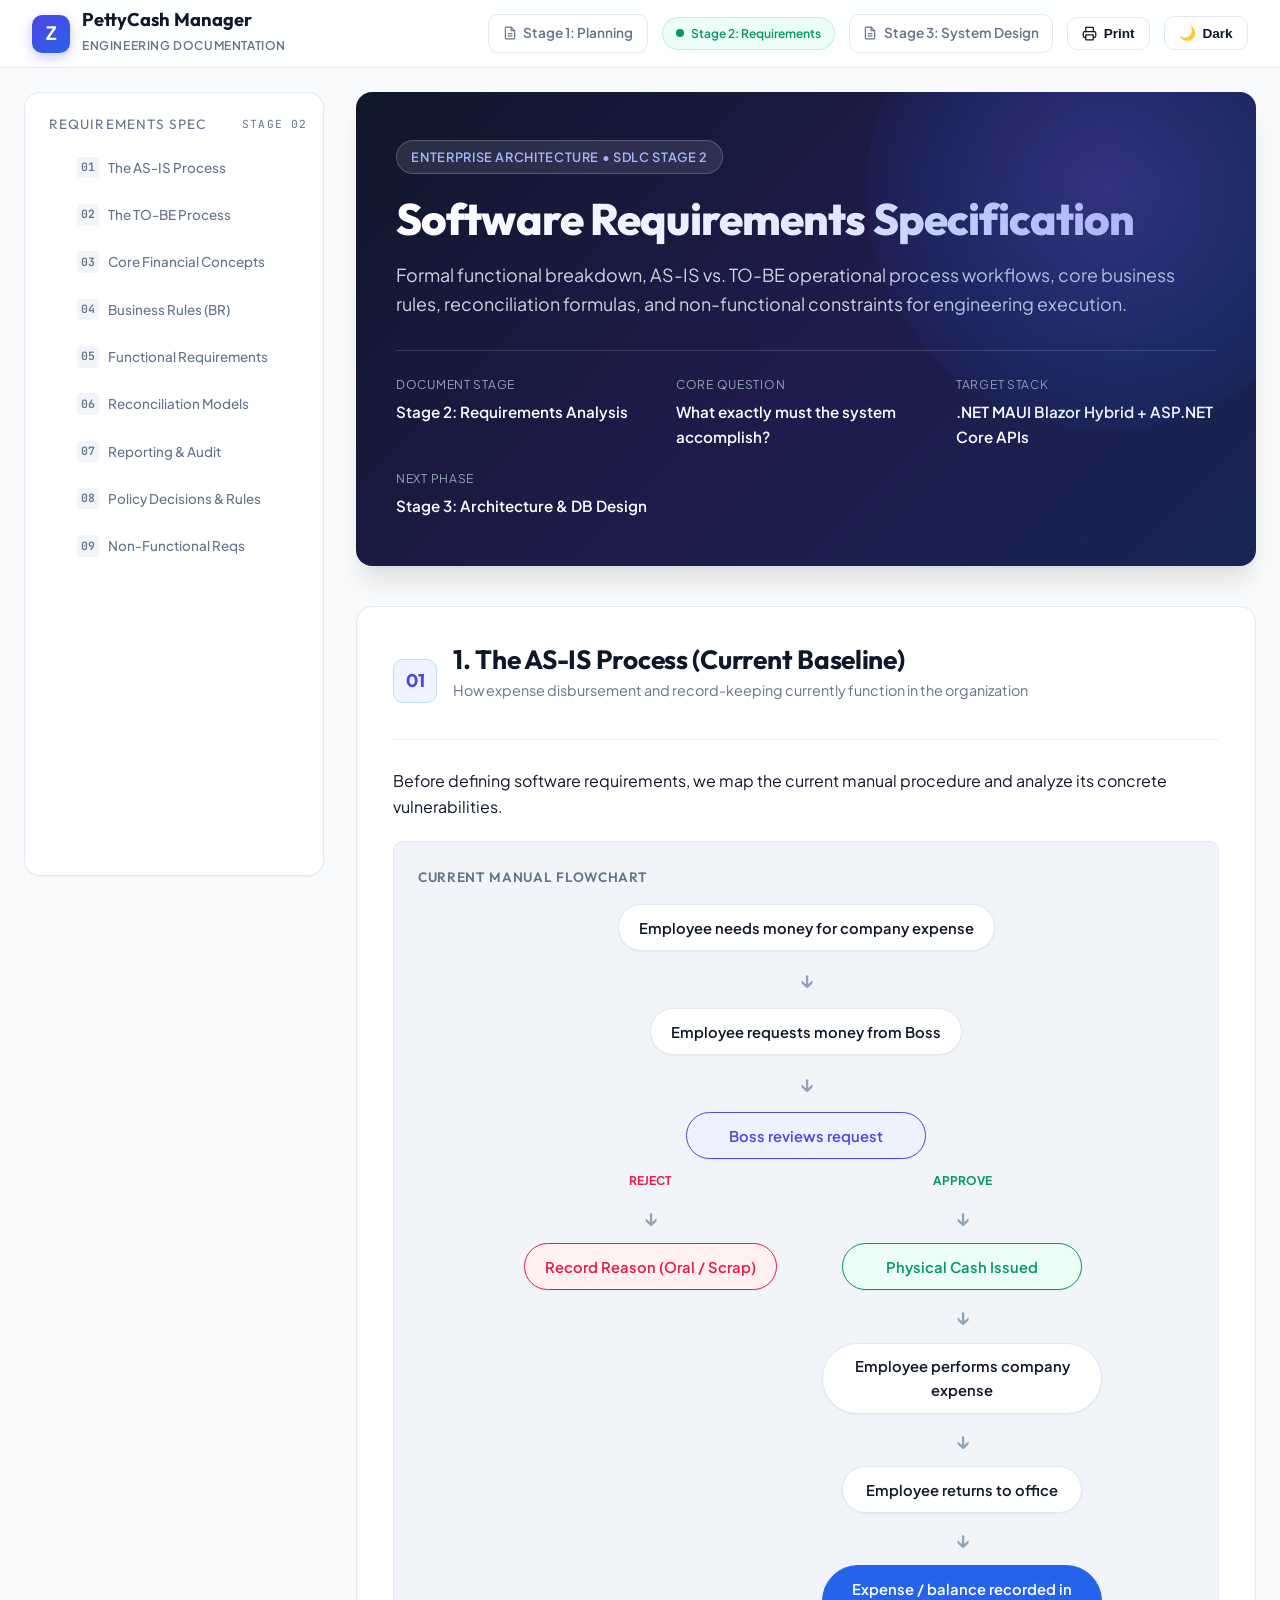
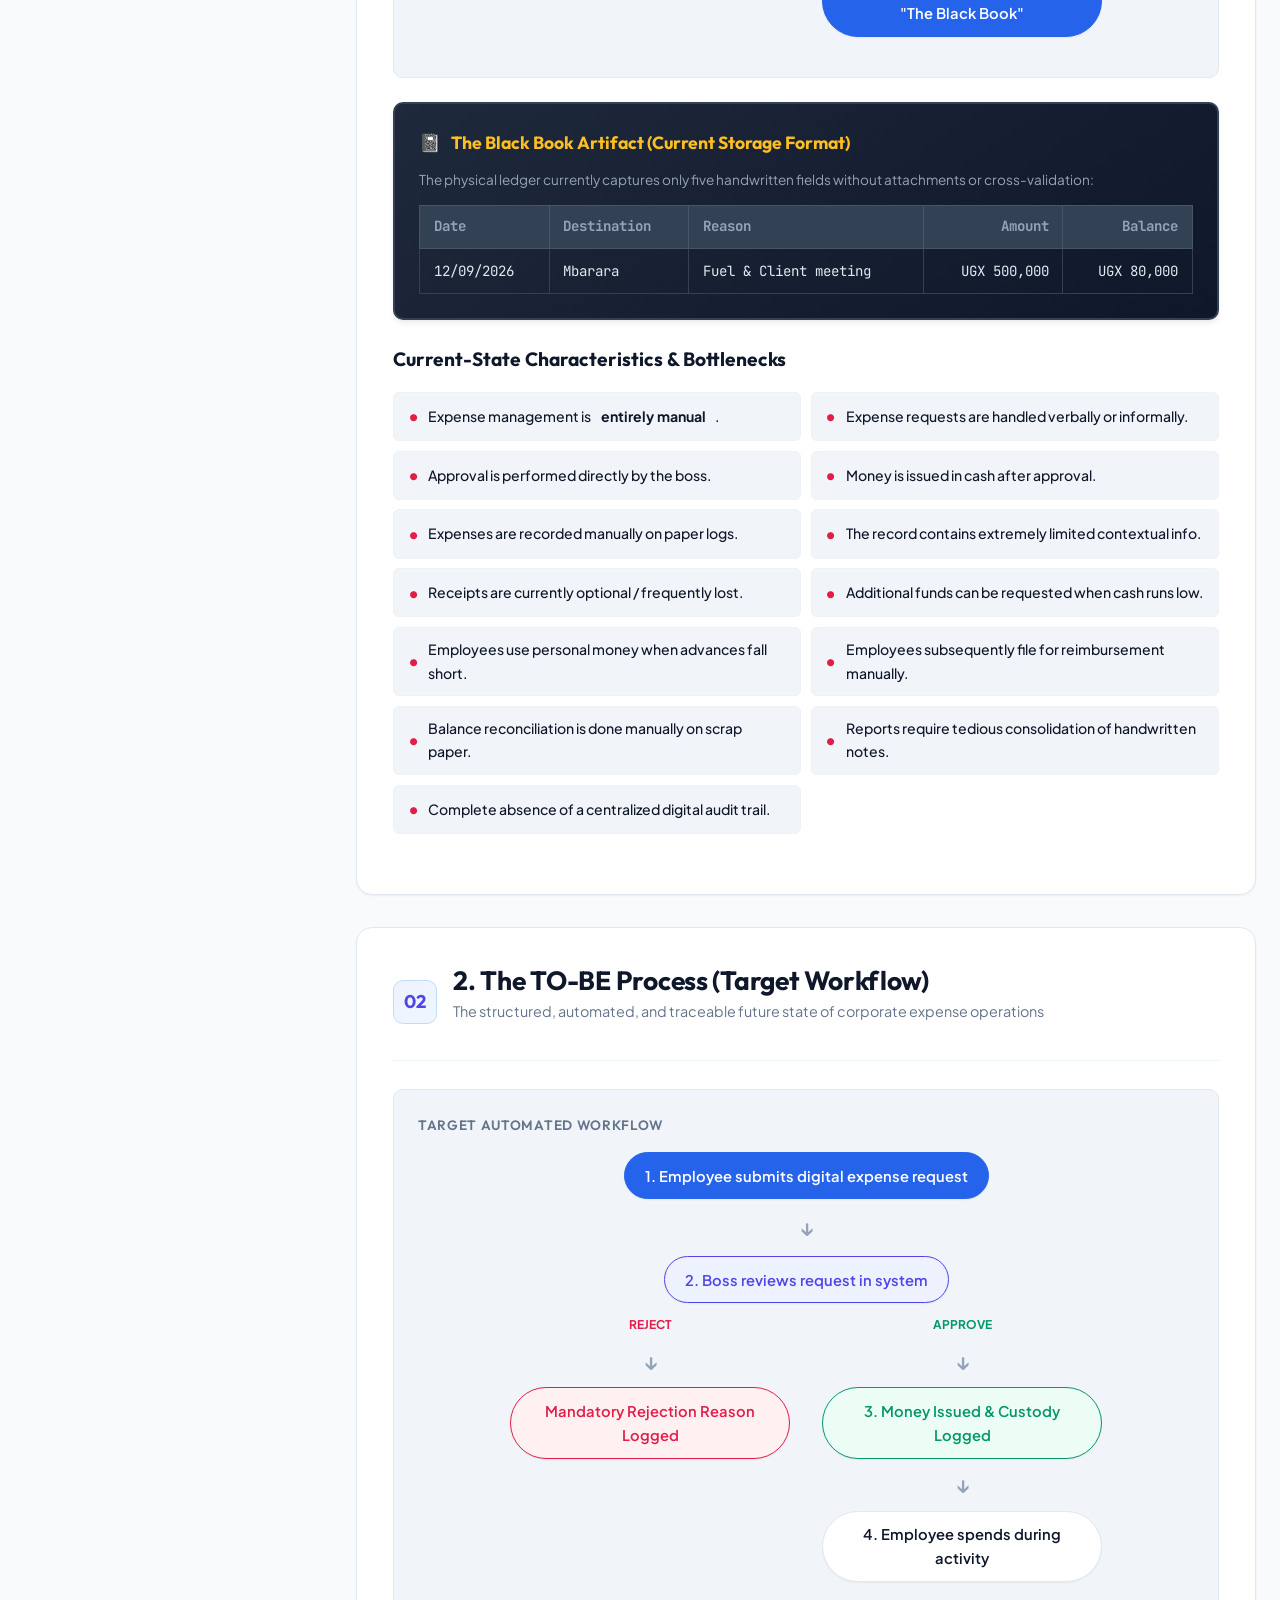
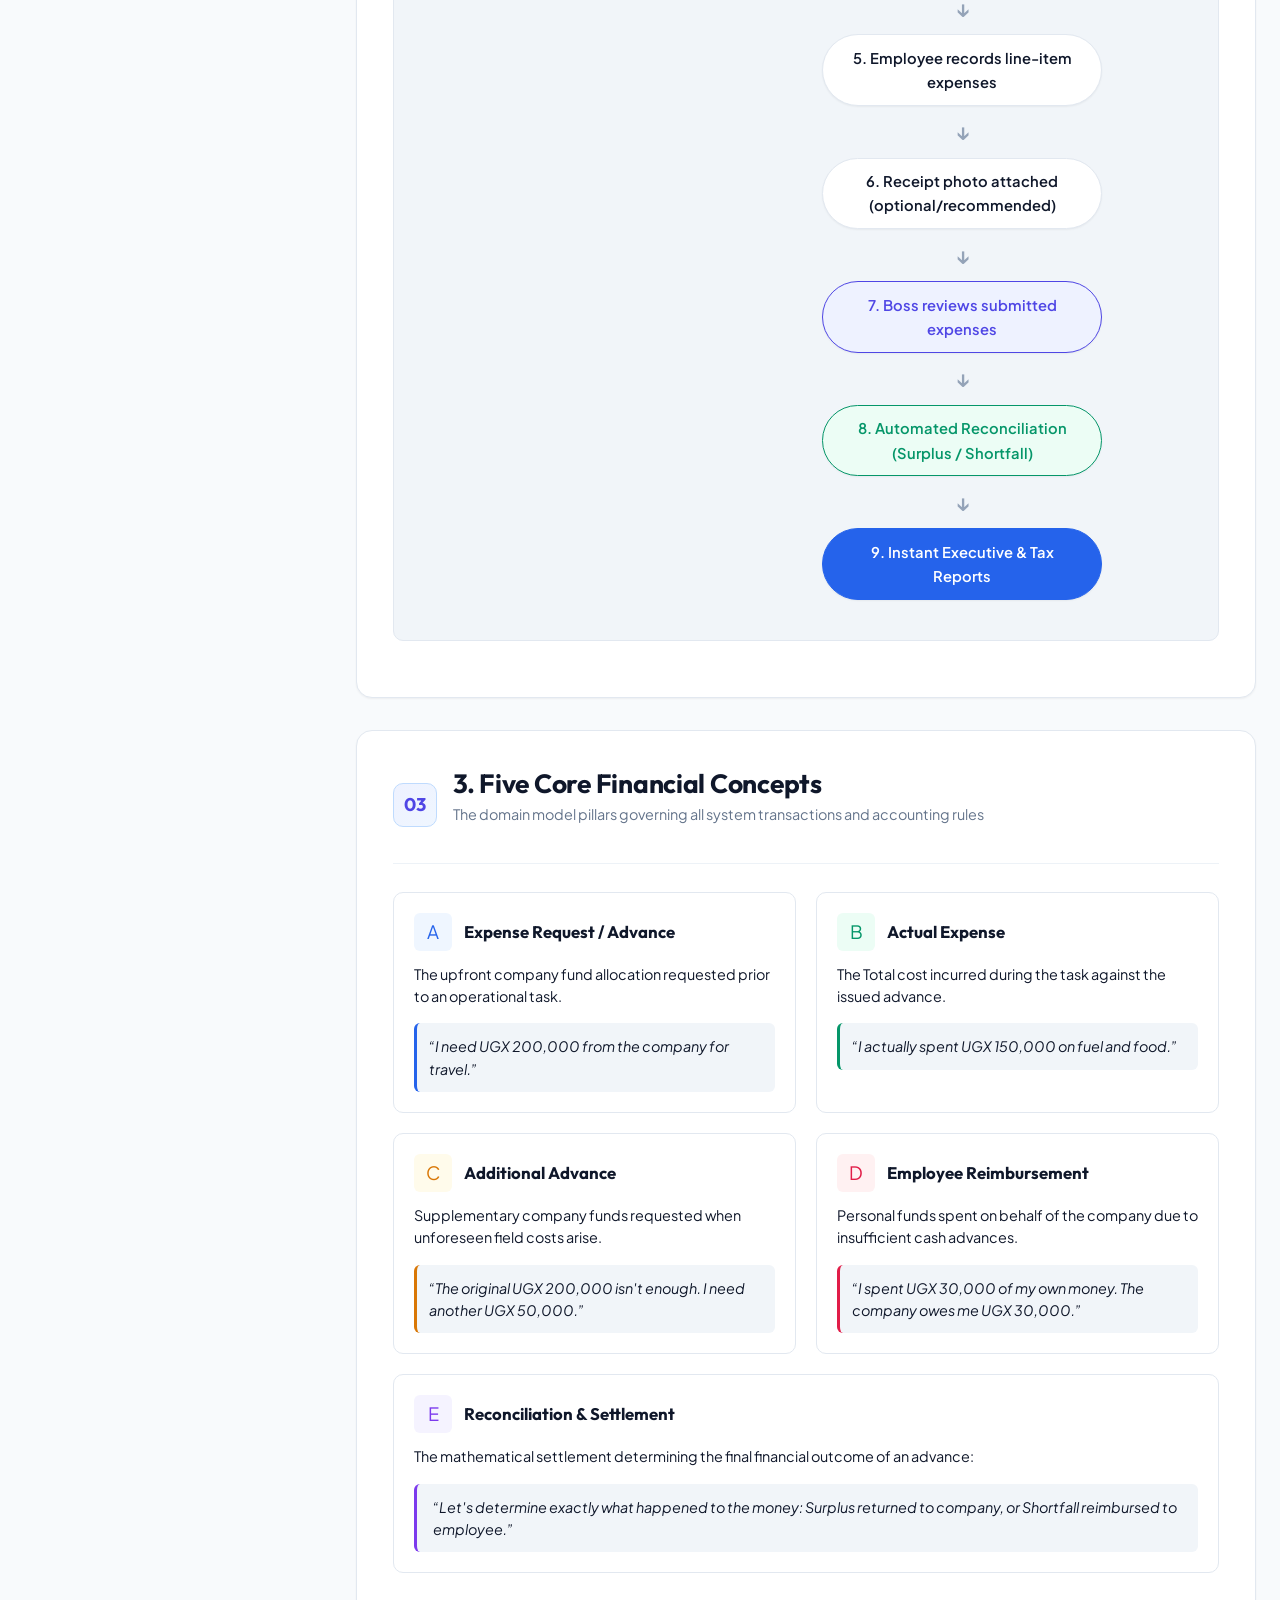
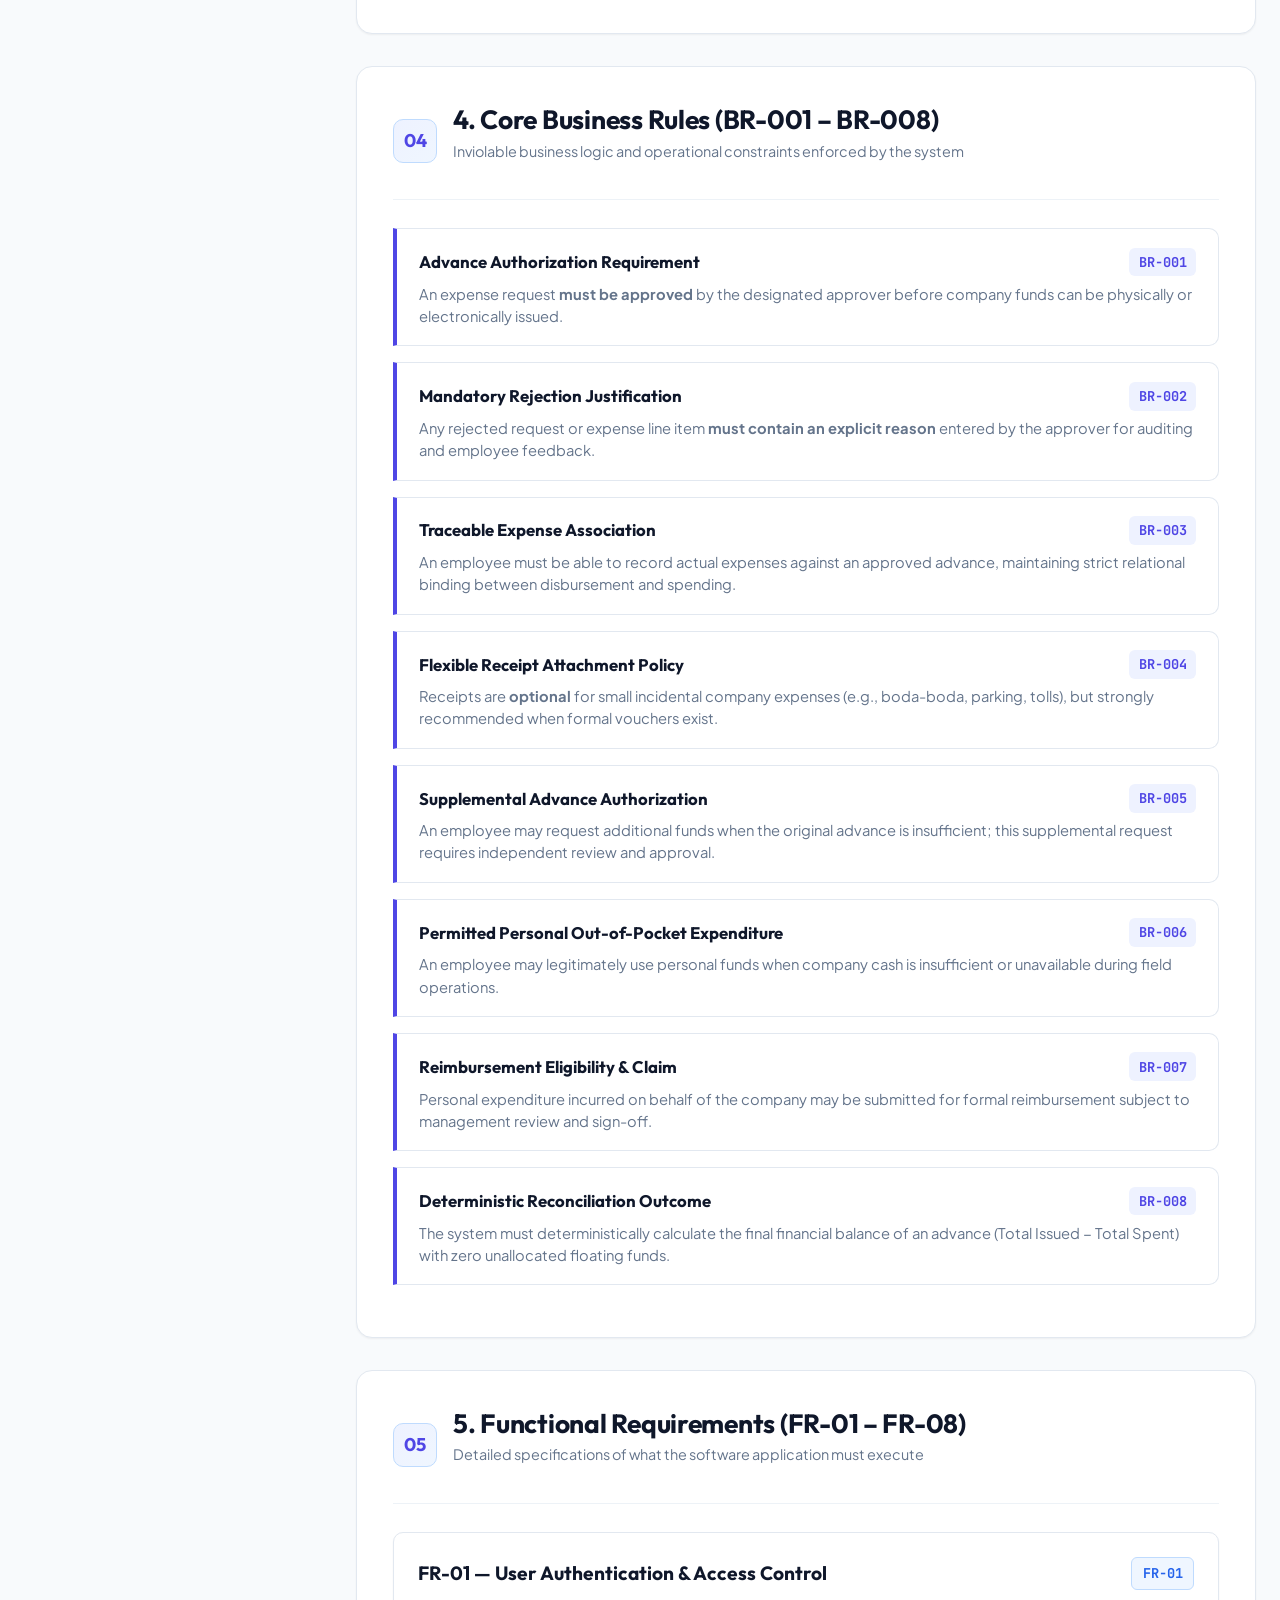
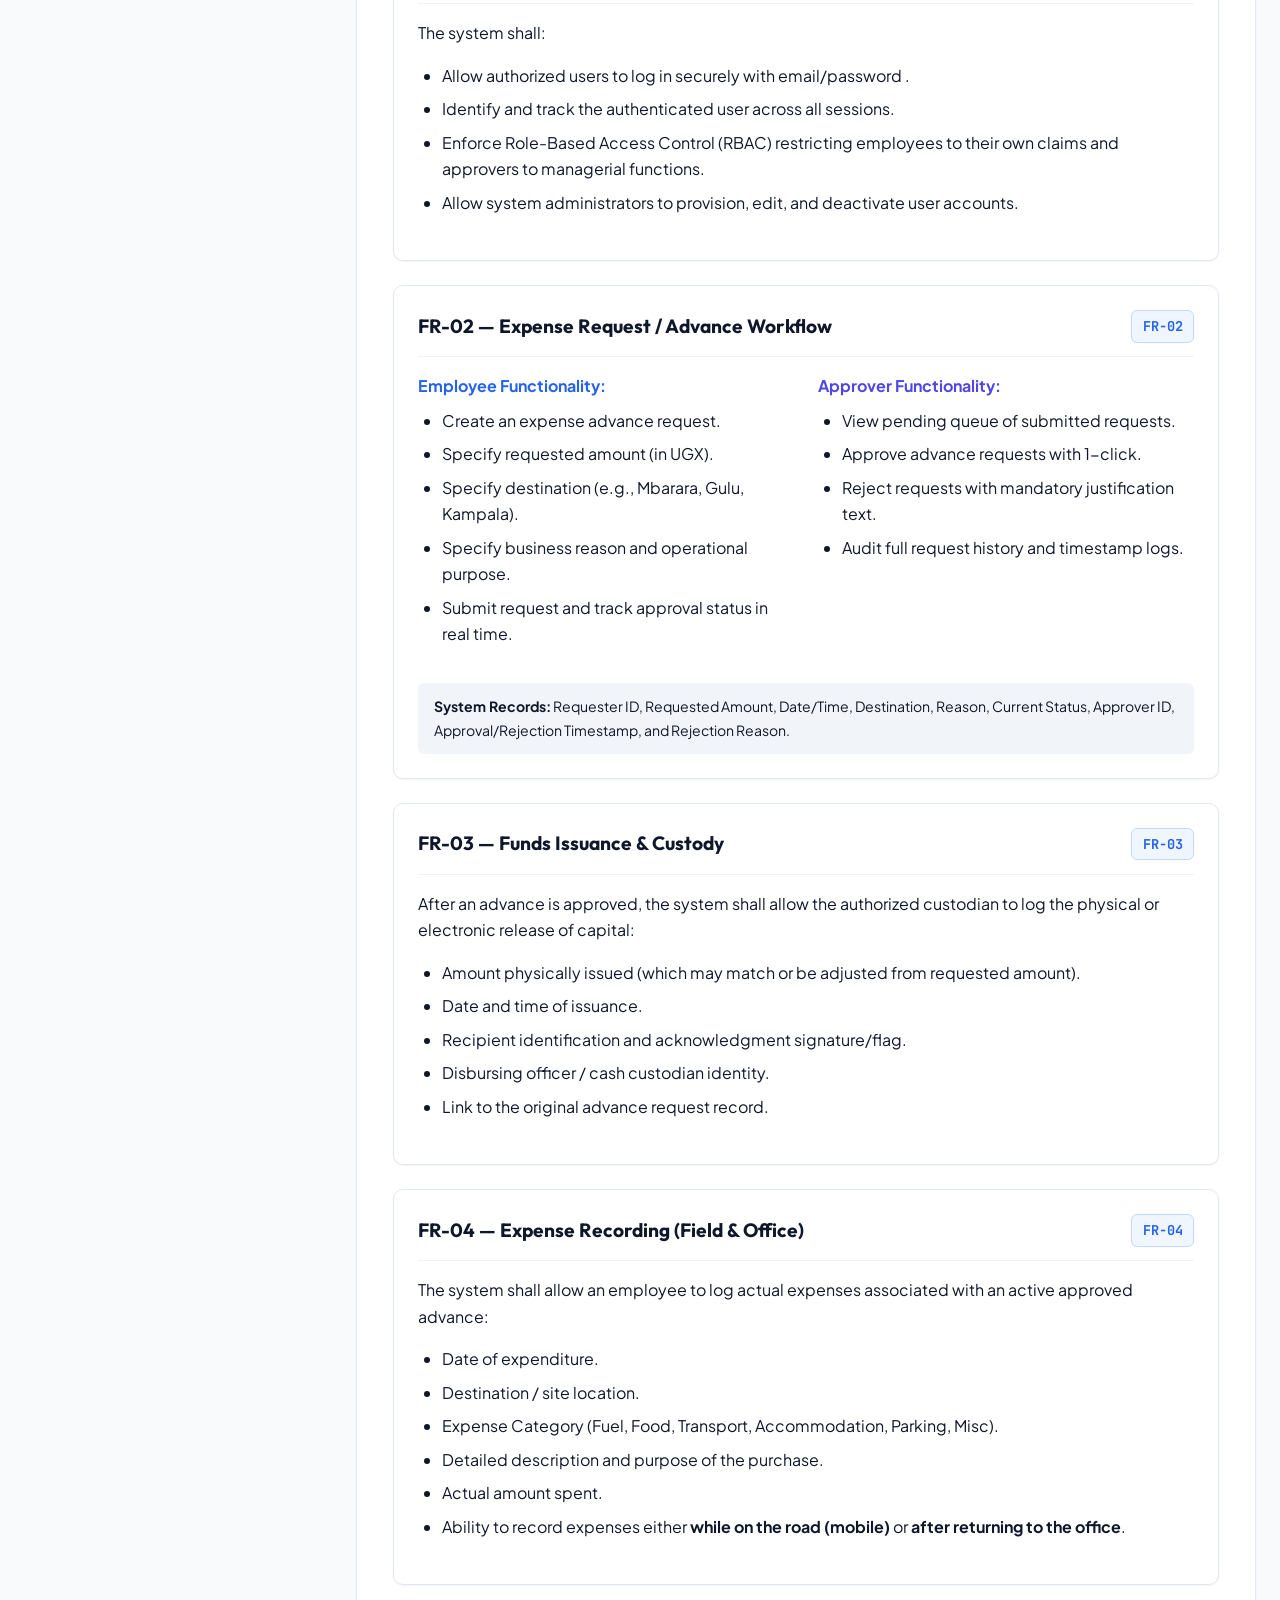
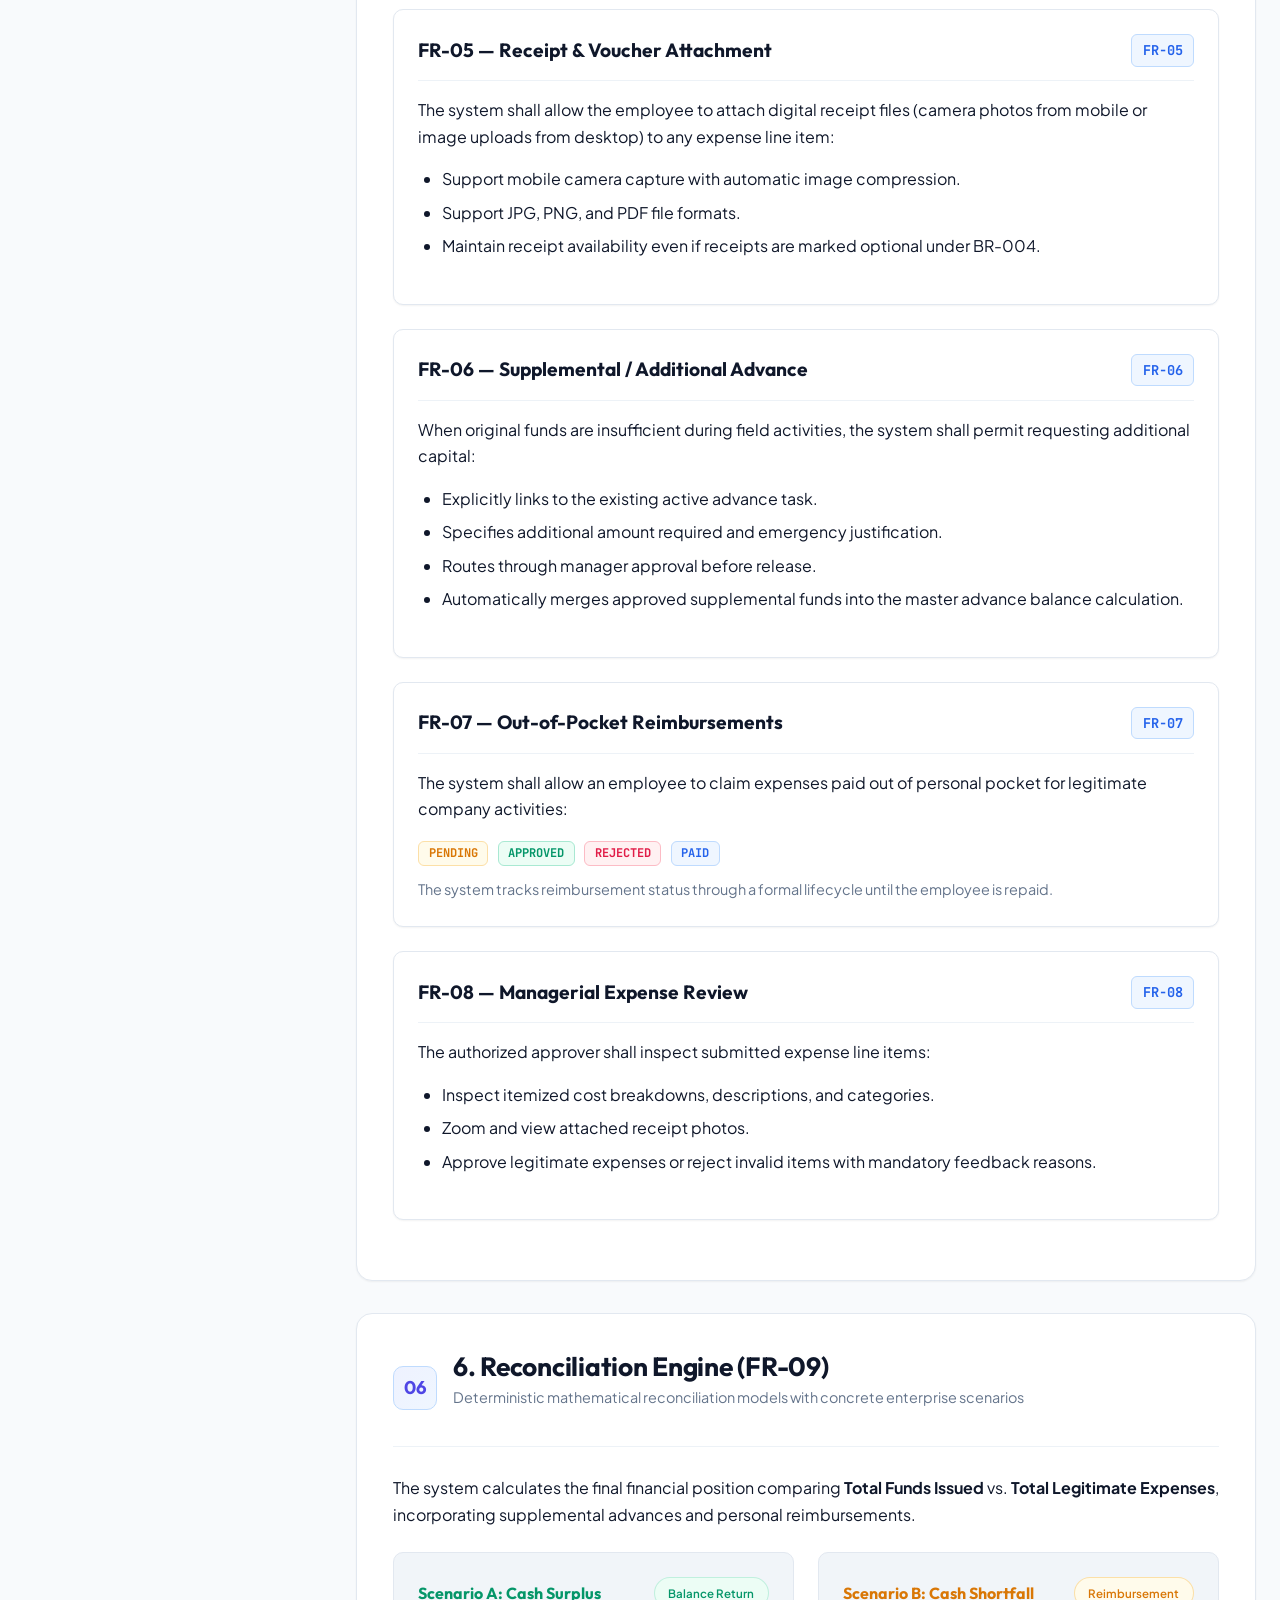
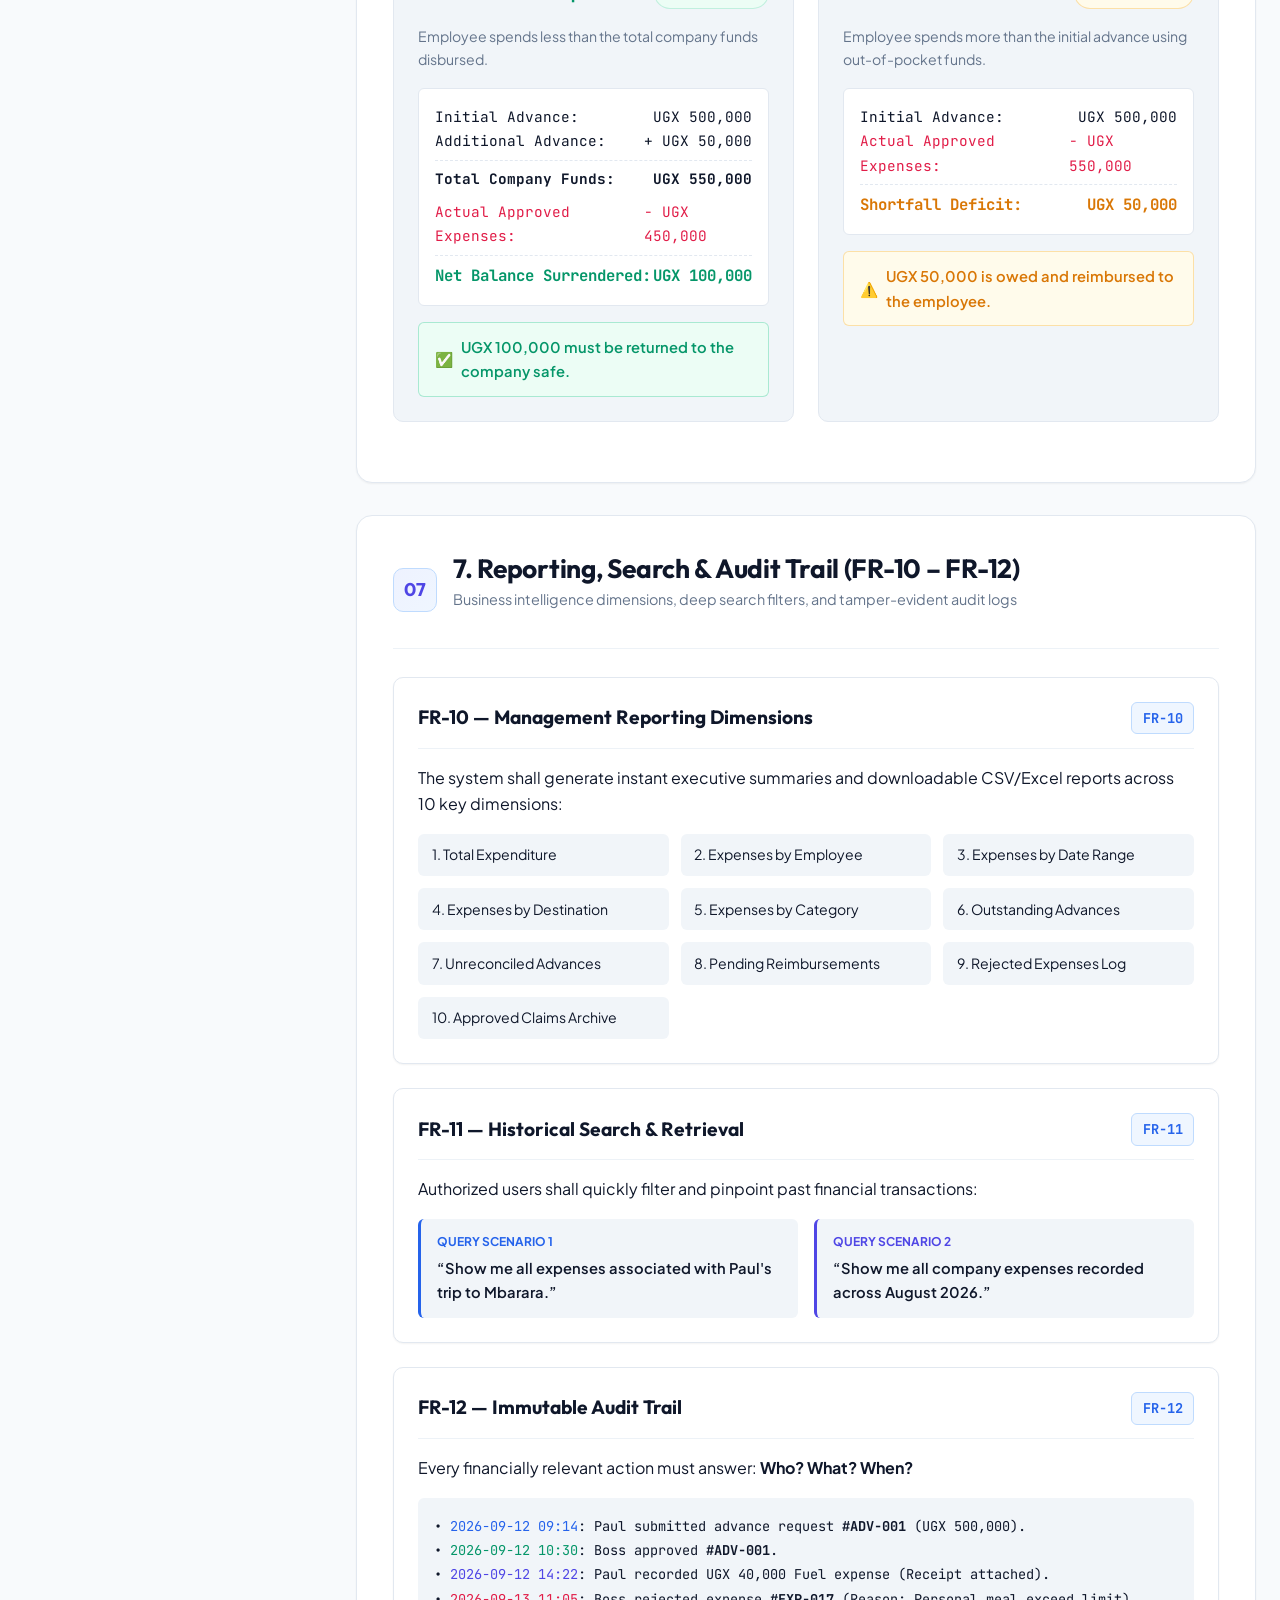
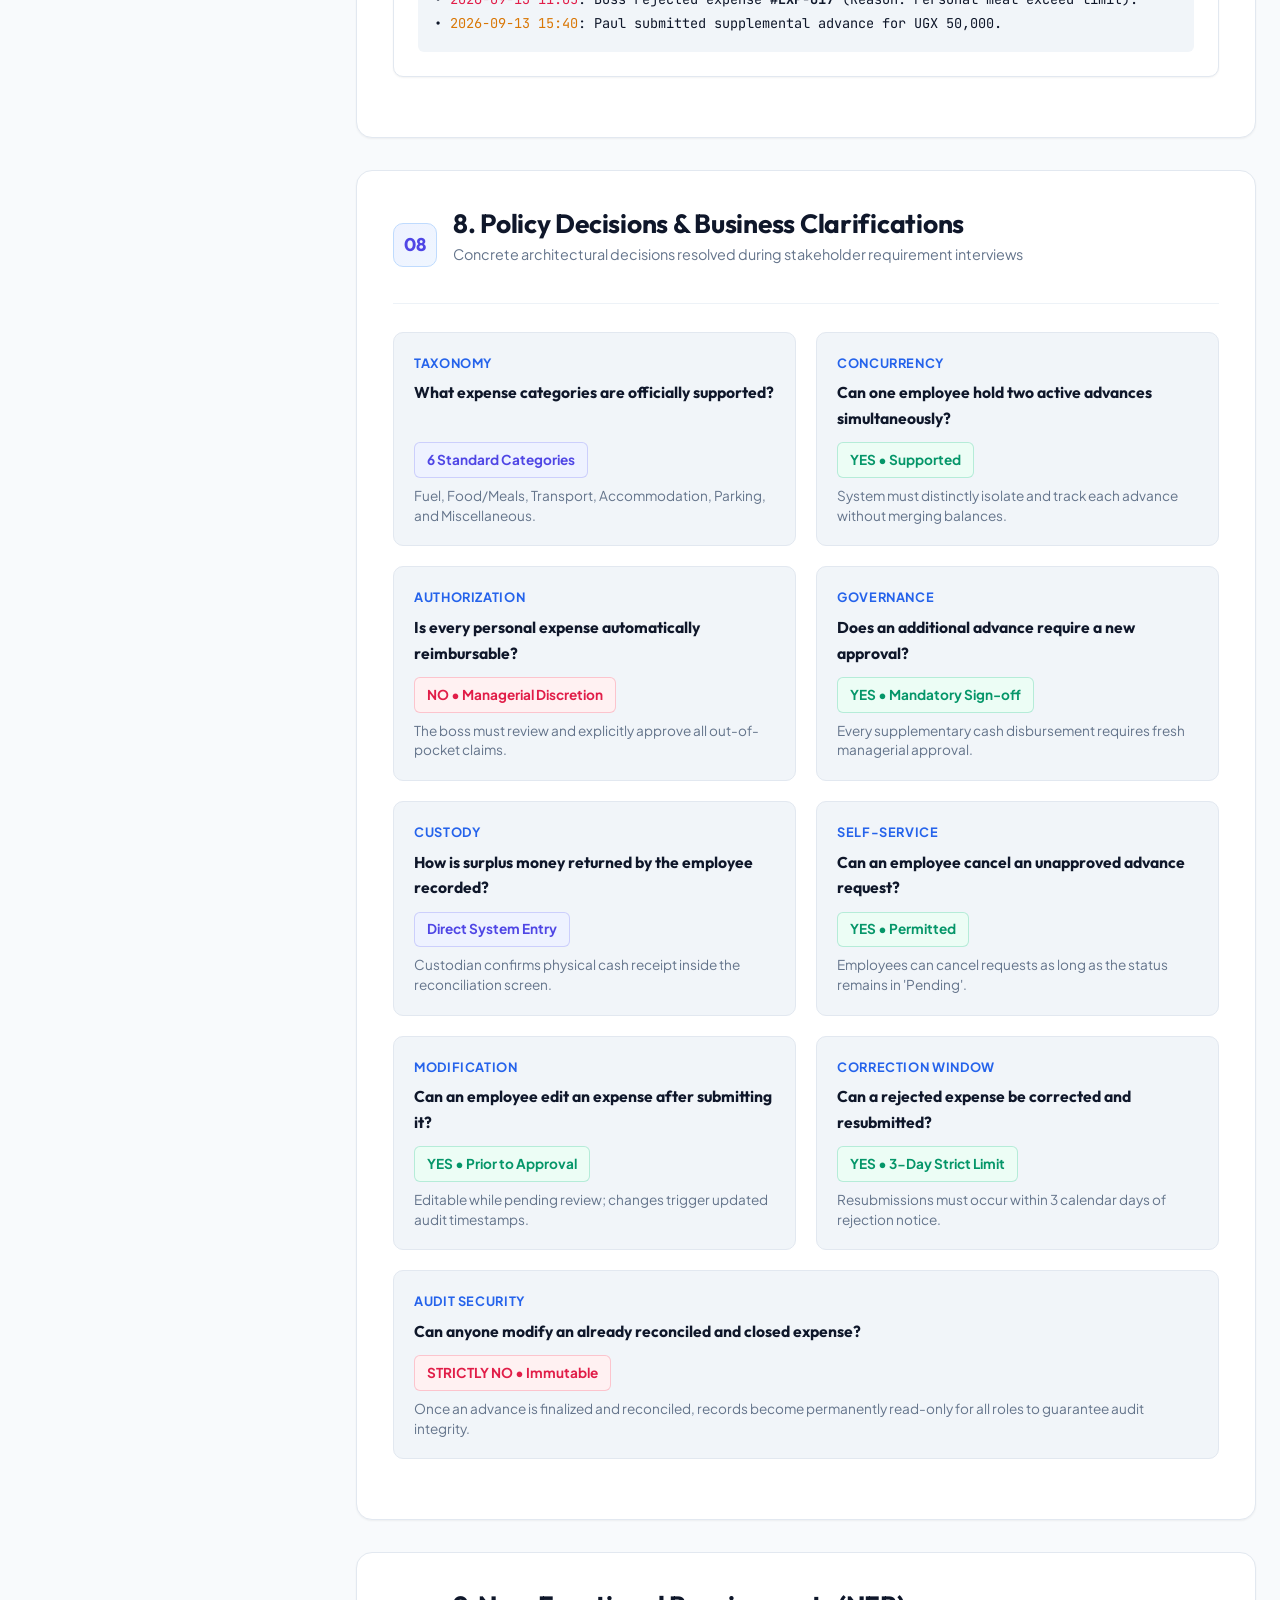
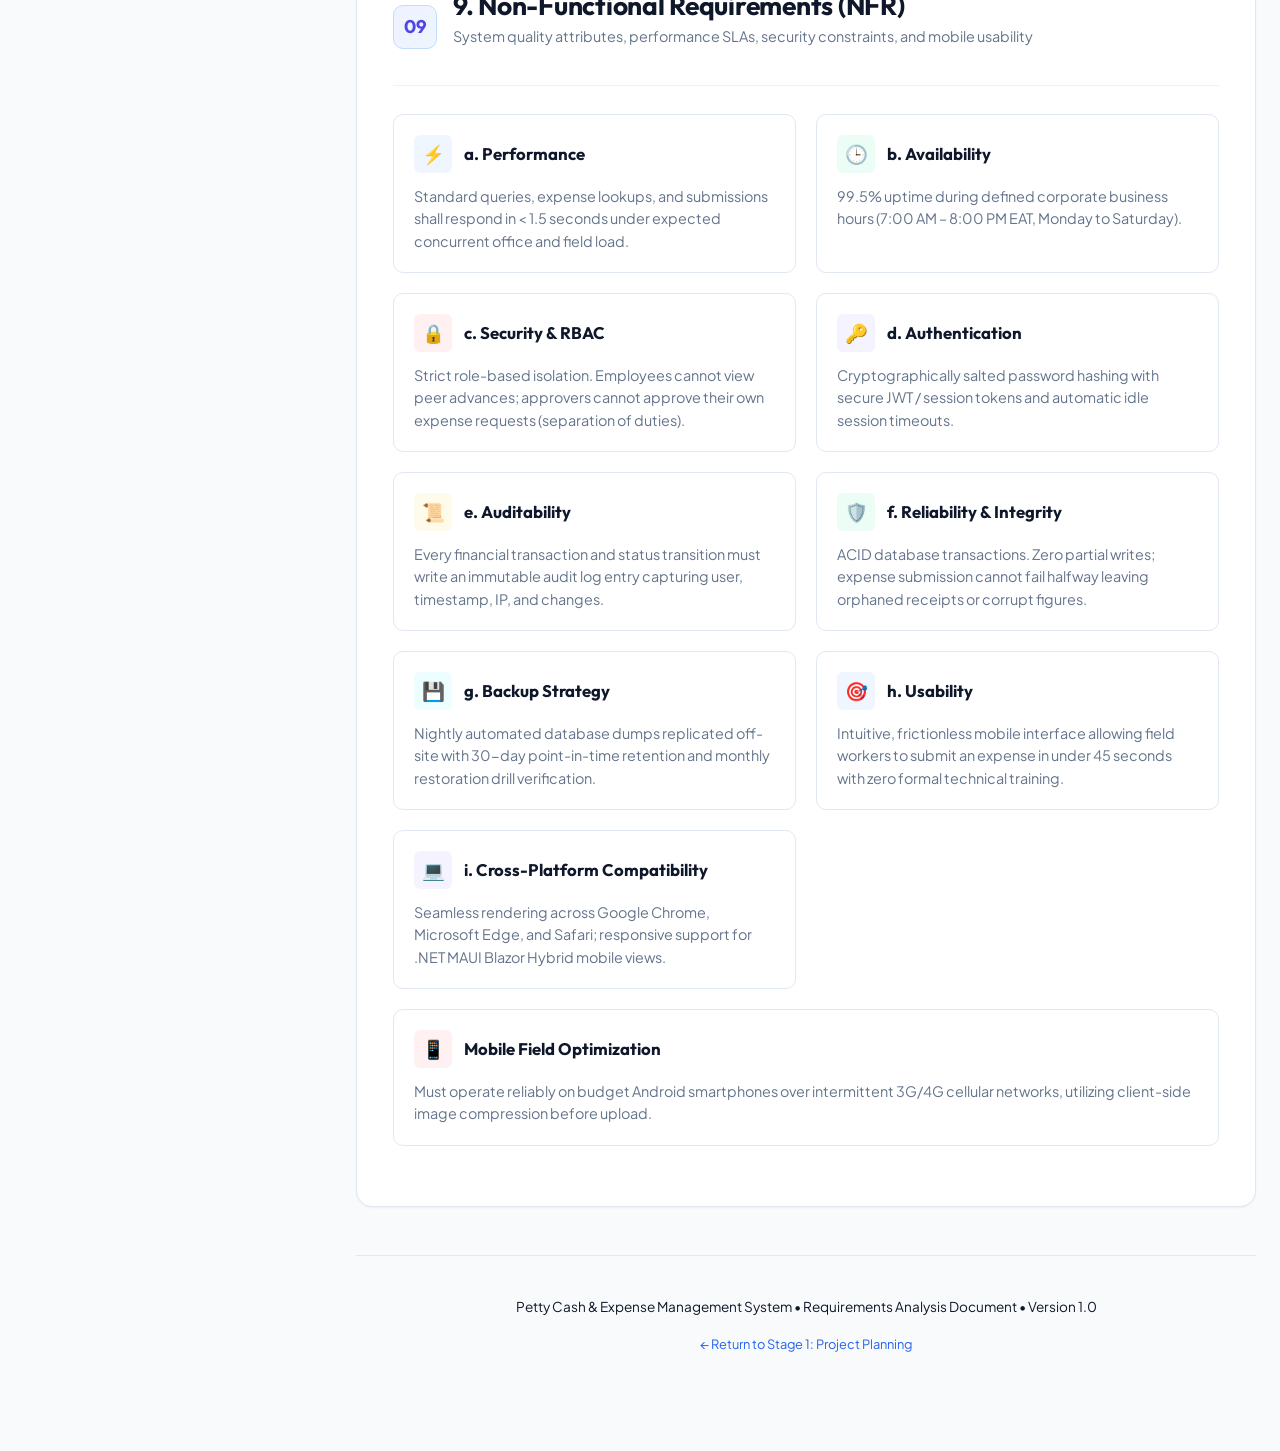
<file: Documentations/Requirements/RequirementsAnalysis.html>
<!DOCTYPE html>
<html lang="en">
<head>
  <meta charset="UTF-8">
  <meta name="viewport" content="width=device-width, initial-scale=1.0">
  <meta name="description" content="Petty Cash & Expense Management System - Stage 2: Comprehensive Requirements Analysis Specification">
  <title>Requirements Analysis | Petty Cash & Expense Management System</title>
  <link rel="preconnect" href="https://fonts.googleapis.com">
  <link rel="preconnect" href="https://fonts.gstatic.com" crossorigin>
  <link href="https://fonts.googleapis.com/css2?family=Outfit:wght@500;600;700;800&family=Plus+Jakarta+Sans:ital,wght@0,300;0,400;0,500;0,600;0,700;1,400&family=JetBrains+Mono:wght@400;500;600&display=swap" rel="stylesheet">
  <style>
    :root {
      --font-body: 'Plus Jakarta Sans', -apple-system, BlinkMacSystemFont, 'Segoe UI', Roboto, sans-serif;
      --font-heading: 'Outfit', sans-serif;
      --font-mono: 'JetBrains Mono', monospace;

      /* Light Theme (Default) */
      --bg-body: #f8fafc;
      --bg-surface: #ffffff;
      --bg-surface-alt: #f1f5f9;
      --bg-card: #ffffff;
      --border-color: #e2e8f0;
      --border-subtle: #edf2f7;

      --text-main: #0f172a;
      --text-muted: #64748b;
      --text-dim: #94a3b8;

      --primary: #2563eb;
      --primary-light: #eff6ff;
      --primary-hover: #1d4ed8;
      --primary-border: #bfdbfe;

      --accent-indigo: #4f46e5;
      --accent-indigo-light: #eef2ff;
      --accent-emerald: #059669;
      --accent-emerald-light: #ecfdf5;
      --accent-amber: #d97706;
      --accent-amber-light: #fffbeb;
      --accent-rose: #e11d48;
      --accent-rose-light: #fff1f2;
      --accent-purple: #7c3aed;
      --accent-purple-light: #f5f3ff;
      --accent-cyan: #0891b2;
      --accent-cyan-light: #ecfeff;

      --shadow-sm: 0 1px 2px 0 rgba(0, 0, 0, 0.05);
      --shadow-md: 0 4px 6px -1px rgba(0, 0, 0, 0.07), 0 2px 4px -2px rgba(0, 0, 0, 0.05);
      --shadow-lg: 0 10px 15px -3px rgba(0, 0, 0, 0.08), 0 4px 6px -4px rgba(0, 0, 0, 0.04);
      --shadow-xl: 0 20px 25px -5px rgba(0, 0, 0, 0.1), 0 8px 10px -6px rgba(0, 0, 0, 0.05);

      --radius-sm: 6px;
      --radius-md: 10px;
      --radius-lg: 16px;
      --radius-full: 9999px;

      --sidebar-width: 300px;
      --header-height: 68px;
    }

    /* Dark Theme */
    [data-theme="dark"] {
      --bg-body: #0b0f19;
      --bg-surface: #111827;
      --bg-surface-alt: #1f2937;
      --bg-card: #141d2e;
      --border-color: #243047;
      --border-subtle: #1e293b;

      --text-main: #f1f5f9;
      --text-muted: #94a3b8;
      --text-dim: #64748b;

      --primary: #3b82f6;
      --primary-light: rgba(59, 130, 246, 0.12);
      --primary-hover: #60a5fa;
      --primary-border: #1e3a8a;

      --accent-indigo: #6366f1;
      --accent-indigo-light: rgba(99, 102, 241, 0.12);
      --accent-emerald: #10b981;
      --accent-emerald-light: rgba(16, 185, 129, 0.12);
      --accent-amber: #f59e0b;
      --accent-amber-light: rgba(245, 158, 11, 0.12);
      --accent-rose: #f43f5e;
      --accent-rose-light: rgba(244, 63, 94, 0.12);
      --accent-purple: #8b5cf6;
      --accent-purple-light: rgba(139, 92, 246, 0.12);
      --accent-cyan: #06b6d4;
      --accent-cyan-light: rgba(6, 182, 212, 0.12);

      --shadow-sm: 0 1px 2px 0 rgba(0, 0, 0, 0.4);
      --shadow-md: 0 4px 6px -1px rgba(0, 0, 0, 0.35);
      --shadow-lg: 0 10px 15px -3px rgba(0, 0, 0, 0.4);
      --shadow-xl: 0 20px 25px -5px rgba(0, 0, 0, 0.5);
    }

    * {
      box-sizing: border-box;
      margin: 0;
      padding: 0;
    }

    html {
      scroll-behavior: smooth;
      font-size: 16px;
    }

    body {
      font-family: var(--font-body);
      background-color: var(--bg-body);
      color: var(--text-main);
      line-height: 1.65;
      -webkit-font-smoothing: antialiased;
      -moz-osx-font-smoothing: grayscale;
      transition: background-color 0.25s ease, color 0.25s ease;
    }

    /* Top Progress Bar */
    #reading-progress {
      position: fixed;
      top: 0;
      left: 0;
      height: 3px;
      background: linear-gradient(90deg, var(--primary), var(--accent-indigo), var(--accent-cyan));
      width: 0%;
      z-index: 1000;
      transition: width 0.1s ease-out;
    }

    /* Header Nav */
    .top-nav {
      position: sticky;
      top: 0;
      height: var(--header-height);
      background: rgba(255, 255, 255, 0.85);
      backdrop-filter: blur(12px);
      -webkit-backdrop-filter: blur(12px);
      border-bottom: 1px solid var(--border-color);
      z-index: 100;
      display: flex;
      align-items: center;
      justify-content: space-between;
      padding: 0 2rem;
      transition: background-color 0.25s ease, border-color 0.25s ease;
    }

    [data-theme="dark"] .top-nav {
      background: rgba(17, 24, 39, 0.85);
    }

    .nav-brand {
      display: flex;
      align-items: center;
      gap: 0.75rem;
      text-decoration: none;
      color: var(--text-main);
    }

    .brand-icon {
      width: 38px;
      height: 38px;
      background: linear-gradient(135deg, var(--accent-indigo), var(--primary));
      border-radius: var(--radius-md);
      display: flex;
      align-items: center;
      justify-content: center;
      color: #fff;
      font-weight: 700;
      font-size: 1.15rem;
      box-shadow: 0 4px 12px rgba(79, 70, 229, 0.3);
    }

    .brand-text h1 {
      font-family: var(--font-heading);
      font-size: 1.15rem;
      font-weight: 700;
      line-height: 1.2;
      color: var(--text-main);
    }

    .brand-text span {
      font-size: 0.75rem;
      text-transform: uppercase;
      letter-spacing: 0.05em;
      color: var(--text-muted);
      font-weight: 600;
    }

    .nav-actions {
      display: flex;
      align-items: center;
      gap: 0.85rem;
    }

    .nav-link-doc {
      display: inline-flex;
      align-items: center;
      gap: 0.4rem;
      padding: 0.45rem 0.85rem;
      border-radius: var(--radius-md);
      font-size: 0.85rem;
      font-weight: 600;
      text-decoration: none;
      color: var(--text-muted);
      border: 1px solid var(--border-color);
      background: var(--bg-surface);
      transition: all 0.2s ease;
    }

    .nav-link-doc:hover {
      color: var(--primary);
      border-color: var(--primary);
      transform: translateY(-1px);
    }

    .badge-pill {
      display: inline-flex;
      align-items: center;
      gap: 0.4rem;
      padding: 0.35rem 0.85rem;
      border-radius: var(--radius-full);
      font-size: 0.75rem;
      font-weight: 600;
      background-color: var(--accent-emerald-light);
      color: var(--accent-emerald);
      border: 1px solid rgba(16, 185, 129, 0.2);
    }

    .btn-toggle-theme, .btn-action {
      background: var(--bg-surface);
      border: 1px solid var(--border-color);
      color: var(--text-main);
      padding: 0.5rem 0.9rem;
      border-radius: var(--radius-md);
      font-size: 0.85rem;
      font-weight: 600;
      cursor: pointer;
      display: inline-flex;
      align-items: center;
      gap: 0.4rem;
      transition: all 0.2s ease;
    }

    .btn-toggle-theme:hover, .btn-action:hover {
      border-color: var(--primary);
      color: var(--primary);
      transform: translateY(-1px);
    }

    /* Layout */
    .app-container {
      display: flex;
      max-width: 1560px;
      margin: 0 auto;
      padding: 1.5rem 1.5rem 4rem;
      gap: 2rem;
    }

    /* Sticky Sidebar Navigation */
    .sidebar {
      width: var(--sidebar-width);
      flex-shrink: 0;
      position: sticky;
      top: calc(var(--header-height) + 1.5rem);
      height: calc(100vh - var(--header-height) - 3rem);
      overflow-y: auto;
      padding: 1.25rem 1rem;
      background: var(--bg-surface);
      border: 1px solid var(--border-color);
      border-radius: var(--radius-lg);
      box-shadow: var(--shadow-sm);
    }

    .sidebar::-webkit-scrollbar {
      width: 5px;
    }
    .sidebar::-webkit-scrollbar-thumb {
      background-color: var(--border-color);
      border-radius: 4px;
    }

    .toc-title {
      font-family: var(--font-heading);
      font-size: 0.85rem;
      text-transform: uppercase;
      letter-spacing: 0.08em;
      color: var(--text-muted);
      margin-bottom: 0.85rem;
      padding-left: 0.5rem;
      display: flex;
      align-items: center;
      justify-content: space-between;
    }

    .toc-list {
      list-style: none;
      display: flex;
      flex-direction: column;
      gap: 0.2rem;
    }

    .toc-link {
      display: flex;
      align-items: center;
      gap: 0.6rem;
      padding: 0.48rem 0.75rem;
      color: var(--text-muted);
      text-decoration: none;
      font-size: 0.84rem;
      font-weight: 500;
      border-radius: var(--radius-sm);
      transition: all 0.15s ease;
      line-height: 1.3;
    }

    .toc-link:hover {
      color: var(--primary);
      background-color: var(--primary-light);
    }

    .toc-link.active {
      color: var(--primary);
      background-color: var(--primary-light);
      font-weight: 600;
      border-left: 3px solid var(--primary);
      padding-left: calc(0.75rem - 3px);
    }

    .toc-num {
      display: inline-flex;
      align-items: center;
      justify-content: center;
      width: 1.35rem;
      height: 1.35rem;
      background: var(--bg-surface-alt);
      color: var(--text-muted);
      border-radius: 4px;
      font-size: 0.72rem;
      font-weight: 600;
      font-family: var(--font-mono);
      flex-shrink: 0;
    }

    .toc-link.active .toc-num {
      background: var(--primary);
      color: #fff;
    }

    /* Main Content Area */
    .main-content {
      flex: 1;
      min-width: 0;
    }

    /* Hero Section */
    .hero-banner {
      background: linear-gradient(135deg, #0f172a 0%, #1e1b4b 50%, #172554 100%);
      color: #ffffff;
      border-radius: var(--radius-lg);
      padding: 3rem 2.5rem;
      margin-bottom: 2.5rem;
      position: relative;
      overflow: hidden;
      box-shadow: var(--shadow-xl);
    }

    .hero-banner::before {
      content: "";
      position: absolute;
      top: -30%;
      right: -10%;
      width: 480px;
      height: 480px;
      background: radial-gradient(circle, rgba(99, 102, 241, 0.3) 0%, rgba(37, 99, 235, 0.15) 50%, transparent 80%);
      border-radius: 50%;
      pointer-events: none;
    }

    .hero-tagline {
      display: inline-flex;
      align-items: center;
      gap: 0.5rem;
      background: rgba(255, 255, 255, 0.1);
      border: 1px solid rgba(255, 255, 255, 0.2);
      backdrop-filter: blur(8px);
      padding: 0.35rem 0.9rem;
      border-radius: var(--radius-full);
      font-size: 0.8rem;
      font-weight: 600;
      letter-spacing: 0.05em;
      text-transform: uppercase;
      margin-bottom: 1.25rem;
      color: #a5b4fc;
    }

    .hero-title {
      font-family: var(--font-heading);
      font-size: 2.75rem;
      font-weight: 800;
      letter-spacing: -0.02em;
      line-height: 1.15;
      margin-bottom: 1rem;
      background: linear-gradient(to right, #ffffff, #c7d2fe);
      -webkit-background-clip: text;
      -webkit-text-fill-color: transparent;
    }

    .hero-desc {
      font-size: 1.12rem;
      color: #cbd5e1;
      max-width: 820px;
      line-height: 1.6;
      margin-bottom: 2rem;
    }

    .hero-meta-grid {
      display: grid;
      grid-template-columns: repeat(auto-fit, minmax(200px, 1fr));
      gap: 1.25rem;
      border-top: 1px solid rgba(255, 255, 255, 0.15);
      padding-top: 1.5rem;
    }

    .hero-meta-item {
      display: flex;
      flex-direction: column;
      gap: 0.25rem;
    }

    .hero-meta-label {
      font-size: 0.75rem;
      text-transform: uppercase;
      letter-spacing: 0.06em;
      color: #94a3b8;
    }

    .hero-meta-value {
      font-size: 0.95rem;
      font-weight: 600;
      color: #f8fafc;
    }

    /* Section Component */
    .doc-section {
      background: var(--bg-surface);
      border: 1px solid var(--border-color);
      border-radius: var(--radius-lg);
      padding: 2.25rem 2.25rem;
      margin-bottom: 2rem;
      box-shadow: var(--shadow-sm);
      scroll-margin-top: calc(var(--header-height) + 1.5rem);
      transition: border-color 0.2s ease, box-shadow 0.2s ease;
    }

    .doc-section:hover {
      border-color: rgba(79, 70, 229, 0.3);
      box-shadow: var(--shadow-md);
    }

    .section-header {
      display: flex;
      align-items: center;
      gap: 1rem;
      margin-bottom: 1.75rem;
      padding-bottom: 1.25rem;
      border-bottom: 1px solid var(--border-subtle);
    }

    .section-badge {
      display: inline-flex;
      align-items: center;
      justify-content: center;
      min-width: 2.75rem;
      height: 2.75rem;
      padding: 0 0.5rem;
      background: linear-gradient(135deg, var(--accent-indigo-light), var(--primary-light));
      border: 1px solid var(--primary-border);
      color: var(--accent-indigo);
      border-radius: var(--radius-md);
      font-family: var(--font-heading);
      font-weight: 700;
      font-size: 1.15rem;
      flex-shrink: 0;
    }

    .section-title-wrap h2 {
      font-family: var(--font-heading);
      font-size: 1.65rem;
      font-weight: 700;
      color: var(--text-main);
      letter-spacing: -0.01em;
      line-height: 1.25;
    }

    .section-title-wrap p {
      font-size: 0.9rem;
      color: var(--text-muted);
      margin-top: 0.2rem;
    }

    h3 {
      font-family: var(--font-heading);
      font-size: 1.2rem;
      font-weight: 700;
      color: var(--text-main);
      margin: 1.5rem 0 0.75rem;
      display: flex;
      align-items: center;
      gap: 0.5rem;
    }

    h4 {
      font-family: var(--font-heading);
      font-size: 1.05rem;
      font-weight: 600;
      color: var(--text-main);
      margin: 1.25rem 0 0.5rem;
    }

    p {
      margin-bottom: 1rem;
      color: var(--text-main);
    }

    /* Cards Grid */
    .cards-grid {
      display: grid;
      grid-template-columns: repeat(auto-fill, minmax(290px, 1fr));
      gap: 1.25rem;
      margin: 1.5rem 0;
    }

    .info-card {
      background: var(--bg-card);
      border: 1px solid var(--border-color);
      border-radius: var(--radius-md);
      padding: 1.25rem;
      transition: all 0.2s ease;
      display: flex;
      flex-direction: column;
    }

    .info-card:hover {
      transform: translateY(-2px);
      box-shadow: var(--shadow-md);
      border-color: var(--primary-border);
    }

    .info-card-header {
      display: flex;
      align-items: center;
      gap: 0.75rem;
      margin-bottom: 0.75rem;
    }

    .card-icon-box {
      width: 38px;
      height: 38px;
      border-radius: var(--radius-sm);
      display: flex;
      align-items: center;
      justify-content: center;
      font-size: 1.15rem;
      flex-shrink: 0;
    }

    .card-icon-blue { background: var(--primary-light); color: var(--primary); }
    .card-icon-emerald { background: var(--accent-emerald-light); color: var(--accent-emerald); }
    .card-icon-amber { background: var(--accent-amber-light); color: var(--accent-amber); }
    .card-icon-rose { background: var(--accent-rose-light); color: var(--accent-rose); }
    .card-icon-purple { background: var(--accent-purple-light); color: var(--accent-purple); }
    .card-icon-cyan { background: var(--accent-cyan-light); color: var(--accent-cyan); }

    .info-card-title {
      font-family: var(--font-heading);
      font-size: 1.05rem;
      font-weight: 700;
      color: var(--text-main);
    }

    .info-card-body {
      font-size: 0.9rem;
      color: var(--text-muted);
      line-height: 1.55;
    }

    /* Process Flowcharts (ASCII & Visual) */
    .flow-diagram-container {
      background: var(--bg-surface-alt);
      border: 1px solid var(--border-color);
      border-radius: var(--radius-md);
      padding: 1.5rem;
      margin: 1.25rem 0;
      overflow-x: auto;
    }

    .diagram-interactive {
      display: flex;
      flex-direction: column;
      align-items: center;
      gap: 0.75rem;
      margin: 1rem auto;
      max-width: 650px;
    }

    .flow-step-pill {
      background: var(--bg-surface);
      border: 1.5px solid var(--border-color);
      padding: 0.65rem 1.25rem;
      border-radius: var(--radius-full);
      font-weight: 600;
      font-size: 0.92rem;
      color: var(--text-main);
      box-shadow: var(--shadow-sm);
      text-align: center;
      min-width: 240px;
    }

    .flow-step-pill.primary {
      background: var(--primary);
      color: #ffffff;
      border-color: var(--primary);
    }

    .flow-step-pill.accent {
      background: var(--accent-indigo-light);
      border-color: var(--accent-indigo);
      color: var(--accent-indigo);
    }

    .flow-step-pill.success {
      background: var(--accent-emerald-light);
      border-color: var(--accent-emerald);
      color: var(--accent-emerald);
    }

    .flow-step-pill.danger {
      background: var(--accent-rose-light);
      border-color: var(--accent-rose);
      color: var(--accent-rose);
    }

    .flow-branch {
      display: flex;
      justify-content: center;
      gap: 2rem;
      width: 100%;
    }

    .flow-branch-col {
      display: flex;
      flex-direction: column;
      align-items: center;
      gap: 0.6rem;
      flex: 1;
      max-width: 280px;
    }

    .flow-down-arrow {
      color: var(--text-dim);
      font-weight: 700;
      font-size: 1.25rem;
    }

    /* The Black Book Table Style */
    .black-book-card {
      background: linear-gradient(145deg, #1e293b, #0f172a);
      color: #f8fafc;
      border: 2px solid #334155;
      border-radius: var(--radius-md);
      padding: 1.5rem;
      margin: 1.5rem 0;
      box-shadow: var(--shadow-md);
    }

    .black-book-title {
      font-family: var(--font-heading);
      font-size: 1.1rem;
      font-weight: 700;
      color: #fbbf24;
      display: flex;
      align-items: center;
      gap: 0.6rem;
      margin-bottom: 0.75rem;
    }

    .black-book-table {
      width: 100%;
      border-collapse: collapse;
      font-family: var(--font-mono);
      font-size: 0.88rem;
    }

    .black-book-table th {
      background: #334155;
      color: #94a3b8;
      padding: 0.6rem 0.85rem;
      text-align: left;
      border: 1px solid #475569;
    }

    .black-book-table td {
      padding: 0.65rem 0.85rem;
      border: 1px solid #334155;
      color: #e2e8f0;
    }

    /* Comparison Box */
    .comparison-grid {
      display: grid;
      grid-template-columns: 1fr 1fr;
      gap: 1.5rem;
      margin: 1.5rem 0;
    }

    @media (max-width: 768px) {
      .comparison-grid {
        grid-template-columns: 1fr;
      }
    }

    /* Business Rules Table & Items */
    .rule-item {
      background: var(--bg-card);
      border: 1px solid var(--border-color);
      border-left: 4px solid var(--accent-indigo);
      border-radius: 0 var(--radius-md) var(--radius-md) 0;
      padding: 1.15rem 1.35rem;
      margin-bottom: 1rem;
      transition: all 0.2s ease;
    }

    .rule-item:hover {
      transform: translateX(3px);
      box-shadow: var(--shadow-sm);
      border-color: var(--primary-border);
      border-left-color: var(--primary);
    }

    .rule-header {
      display: flex;
      align-items: center;
      justify-content: space-between;
      margin-bottom: 0.4rem;
    }

    .rule-code {
      font-family: var(--font-mono);
      font-weight: 700;
      font-size: 0.85rem;
      background: var(--accent-indigo-light);
      color: var(--accent-indigo);
      padding: 0.2rem 0.6rem;
      border-radius: var(--radius-sm);
    }

    .rule-title {
      font-family: var(--font-heading);
      font-weight: 700;
      font-size: 1.05rem;
      color: var(--text-main);
    }

    .rule-desc {
      font-size: 0.92rem;
      color: var(--text-muted);
      line-height: 1.5;
    }

    /* Functional Requirements Cards */
    .fr-card {
      background: var(--bg-card);
      border: 1px solid var(--border-color);
      border-radius: var(--radius-md);
      padding: 1.5rem;
      margin-bottom: 1.5rem;
      box-shadow: var(--shadow-sm);
      transition: all 0.2s ease;
    }

    .fr-card:hover {
      border-color: var(--primary-border);
      box-shadow: var(--shadow-md);
    }

    .fr-card-header {
      display: flex;
      align-items: center;
      justify-content: space-between;
      border-bottom: 1px solid var(--border-subtle);
      padding-bottom: 0.85rem;
      margin-bottom: 1rem;
    }

    .fr-badge-id {
      font-family: var(--font-mono);
      font-weight: 700;
      font-size: 0.85rem;
      padding: 0.25rem 0.65rem;
      background: var(--primary-light);
      color: var(--primary);
      border-radius: var(--radius-sm);
      border: 1px solid var(--primary-border);
    }

    .fr-title {
      font-family: var(--font-heading);
      font-size: 1.2rem;
      font-weight: 700;
      color: var(--text-main);
    }

    /* Scenario Boxes for Reconciliation */
    .scenario-grid {
      display: grid;
      grid-template-columns: 1fr 1fr;
      gap: 1.5rem;
      margin: 1.5rem 0;
    }

    @media (max-width: 768px) {
      .scenario-grid {
        grid-template-columns: 1fr;
      }
    }

    .scenario-card {
      background: var(--bg-surface-alt);
      border: 1px solid var(--border-color);
      border-radius: var(--radius-md);
      padding: 1.5rem;
    }

    .scenario-header {
      display: flex;
      align-items: center;
      justify-content: space-between;
      margin-bottom: 1rem;
    }

    .scenario-math-box {
      background: var(--bg-card);
      border: 1px solid var(--border-color);
      border-radius: var(--radius-sm);
      padding: 1rem;
      font-family: var(--font-mono);
      font-size: 0.9rem;
      margin: 1rem 0;
      line-height: 1.7;
    }

    .scenario-math-row {
      display: flex;
      justify-content: space-between;
    }

    .scenario-math-divider {
      border-top: 1px dashed var(--border-color);
      margin: 0.4rem 0;
    }

    .scenario-math-result {
      display: flex;
      justify-content: space-between;
      font-weight: 700;
      font-size: 0.98rem;
    }

    .scenario-outcome {
      padding: 0.75rem 1rem;
      border-radius: var(--radius-sm);
      font-weight: 600;
      font-size: 0.92rem;
      margin-top: 0.75rem;
      display: flex;
      align-items: center;
      gap: 0.5rem;
    }

    .outcome-surplus {
      background: var(--accent-emerald-light);
      color: var(--accent-emerald);
      border: 1px solid rgba(16, 185, 129, 0.3);
    }

    .outcome-shortfall {
      background: var(--accent-amber-light);
      color: var(--accent-amber);
      border: 1px solid rgba(245, 158, 11, 0.3);
    }

    /* Q&A Decision Grid */
    .decision-grid {
      display: grid;
      grid-template-columns: repeat(auto-fill, minmax(310px, 1fr));
      gap: 1.25rem;
      margin: 1.5rem 0;
    }

    .decision-card {
      background: var(--bg-surface-alt);
      border: 1px solid var(--border-color);
      border-radius: var(--radius-md);
      padding: 1.25rem;
      display: flex;
      flex-direction: column;
      justify-content: space-between;
    }

    .decision-topic {
      font-size: 0.8rem;
      font-weight: 700;
      text-transform: uppercase;
      letter-spacing: 0.05em;
      color: var(--primary);
      margin-bottom: 0.4rem;
    }

    .decision-question {
      font-family: var(--font-heading);
      font-size: 0.98rem;
      font-weight: 700;
      color: var(--text-main);
      margin-bottom: 0.65rem;
    }

    .decision-answer-badge {
      display: inline-flex;
      align-items: center;
      gap: 0.4rem;
      padding: 0.35rem 0.75rem;
      border-radius: var(--radius-sm);
      font-size: 0.85rem;
      font-weight: 700;
    }

    .decision-yes {
      background: var(--accent-emerald-light);
      color: var(--accent-emerald);
      border: 1px solid rgba(16, 185, 129, 0.25);
    }

    .decision-no {
      background: var(--accent-rose-light);
      color: var(--accent-rose);
      border: 1px solid rgba(244, 63, 94, 0.25);
    }

    .decision-rule {
      background: var(--accent-indigo-light);
      color: var(--accent-indigo);
      border: 1px solid rgba(99, 102, 241, 0.25);
    }

    .decision-note {
      font-size: 0.85rem;
      color: var(--text-muted);
      margin-top: 0.5rem;
      line-height: 1.45;
    }

    /* Lists */
    ul, ol {
      padding-left: 1.5rem;
      margin-bottom: 1.25rem;
    }

    li {
      margin-bottom: 0.45rem;
      color: var(--text-main);
    }

    .feature-list {
      list-style: none;
      padding-left: 0;
      display: grid;
      grid-template-columns: repeat(auto-fill, minmax(280px, 1fr));
      gap: 0.6rem;
      margin: 1rem 0 1.5rem;
    }

    .feature-list li {
      display: flex;
      align-items: center;
      gap: 0.6rem;
      padding: 0.65rem 0.85rem;
      background: var(--bg-surface-alt);
      border: 1px solid var(--border-subtle);
      border-radius: var(--radius-sm);
      font-size: 0.88rem;
      font-weight: 500;
      margin-bottom: 0;
    }

    .check-icon {
      color: var(--accent-emerald);
      font-weight: 800;
      font-size: 1rem;
    }

    .alert-box {
      border-radius: var(--radius-md);
      padding: 1.25rem 1.5rem;
      margin: 1.5rem 0;
      display: flex;
      gap: 1rem;
      align-items: flex-start;
      border: 1px solid;
    }

    .alert-box.alert-info {
      background: var(--accent-indigo-light);
      border-color: rgba(99, 102, 241, 0.35);
      color: var(--text-main);
    }

    .alert-box.alert-warning {
      background: var(--accent-amber-light);
      border-color: rgba(245, 158, 11, 0.35);
      color: var(--text-main);
    }

    .alert-icon {
      font-size: 1.35rem;
      flex-shrink: 0;
      margin-top: 2px;
    }

    .alert-content h4 {
      margin-top: 0;
      font-size: 1rem;
      font-weight: 700;
      margin-bottom: 0.25rem;
    }

    .status-badge {
      font-family: var(--font-mono);
      font-size: 0.75rem;
      font-weight: 700;
      text-transform: uppercase;
      padding: 0.2rem 0.6rem;
      border-radius: var(--radius-sm);
      margin-right: 0.4rem;
    }

    .status-pending { background: var(--accent-amber-light); color: var(--accent-amber); border: 1px solid rgba(245, 158, 11, 0.3); }
    .status-approved { background: var(--accent-emerald-light); color: var(--accent-emerald); border: 1px solid rgba(16, 185, 129, 0.3); }
    .status-rejected { background: var(--accent-rose-light); color: var(--accent-rose); border: 1px solid rgba(244, 63, 94, 0.3); }
    .status-paid { background: var(--primary-light); color: var(--primary); border: 1px solid var(--primary-border); }

    /* Footer */
    .doc-footer {
      text-align: center;
      padding: 2.5rem 0 1rem;
      color: var(--text-muted);
      font-size: 0.85rem;
      border-top: 1px solid var(--border-color);
      margin-top: 3rem;
    }

    /* Print Styles */
    @media print {
      .top-nav, .sidebar, #reading-progress, .btn-toggle-theme {
        display: none !important;
      }
      .app-container {
        display: block;
        padding: 0;
      }
      .doc-section {
        box-shadow: none !important;
        border: 1px solid #ccc !important;
        break-inside: avoid;
        margin-bottom: 1.5rem;
      }
      body {
        background: #fff !important;
        color: #000 !important;
      }
    }

    @media (max-width: 1024px) {
      .sidebar {
        display: none;
      }
      .app-container {
        padding: 1.25rem 1rem;
      }
      .hero-title {
        font-size: 2.15rem;
      }
      .hero-banner {
        padding: 2rem 1.5rem;
      }
    }
  </style>
</head>
<body>

  <!-- Top Reading Progress Indicator -->
  <div id="reading-progress"></div>

  <!-- Header Navigation Bar -->
  <nav class="top-nav">
    <a href="#overview" class="nav-brand">
      <div class="brand-icon">Z</div>
      <div class="brand-text">
        <h1>PettyCash Manager</h1>
        <span>Engineering Documentation</span>
      </div>
    </a>

    <div class="nav-actions">
      <a href="../Planning/ProjectPlanning.html" class="nav-link-doc" title="View Stage 1 Documentation">
        <svg width="14" height="14" viewBox="0 0 24 24" fill="none" stroke="currentColor" stroke-width="2"><path d="M14 2H6a2 2 0 0 0-2 2v16a2 2 0 0 0 2 2h12a2 2 0 0 0 2-2V8z"></path><polyline points="14 2 14 8 20 8"></polyline><line x1="16" y1="13" x2="8" y2="13"></line><line x1="16" y1="17" x2="8" y2="17"></line></svg>
        <span>Stage 1: Planning</span>
      </a>
      <span class="badge-pill">
        <svg width="8" height="8" viewBox="0 0 8 8" fill="currentColor"><circle cx="4" cy="4" r="4"/></svg>
        Stage 2: Requirements
      </span>
      <a href="../System Design/SystemDesign.html" class="nav-link-doc" title="View Stage 3 Documentation">
        <svg width="14" height="14" viewBox="0 0 24 24" fill="none" stroke="currentColor" stroke-width="2"><path d="M14 2H6a2 2 0 0 0-2 2v16a2 2 0 0 0 2 2h12a2 2 0 0 0 2-2V8z"></path><polyline points="14 2 14 8 20 8"></polyline><line x1="16" y1="13" x2="8" y2="13"></line><line x1="16" y1="17" x2="8" y2="17"></line></svg>
        <span>Stage 3: System Design</span>
      </a>
      <button class="btn-action" onclick="window.print()" title="Print Documentation">
        <svg width="15" height="15" viewBox="0 0 24 24" fill="none" stroke="currentColor" stroke-width="2" stroke-linecap="round" stroke-linejoin="round"><polyline points="6 9 6 2 18 2 18 9"></polyline><path d="M6 18H4a2 2 0 0 1-2-2v-5a2 2 0 0 1 2-2h16a2 2 0 0 1 2 2v5a2 2 0 0 1-2 2h-2"></path><rect x="6" y="14" width="12" height="8"></rect></svg>
        <span>Print</span>
      </button>
      <button class="btn-toggle-theme" id="themeToggleBtn" title="Toggle Light/Dark Theme">
        <span id="themeIcon">🌙</span>
        <span id="themeLabel">Dark</span>
      </button>
    </div>
  </nav>

  <!-- Main Container with Sidebar + Content -->
  <div class="app-container">

    <!-- Sticky Table of Contents Sidebar -->
    <aside class="sidebar" aria-label="Table of Contents">
      <div class="toc-title">
        <span>Requirements Spec</span>
        <span style="font-size: 0.7rem; font-family: var(--font-mono);">Stage 02</span>
      </div>
      <ul class="toc-list" id="tocList">
        <li><a href="#section-1" class="toc-link"><span class="toc-num">01</span><span>The AS-IS Process</span></a></li>
        <li><a href="#section-2" class="toc-link"><span class="toc-num">02</span><span>The TO-BE Process</span></a></li>
        <li><a href="#section-3" class="toc-link"><span class="toc-num">03</span><span>Core Financial Concepts</span></a></li>
        <li><a href="#section-4" class="toc-link"><span class="toc-num">04</span><span>Business Rules (BR)</span></a></li>
        <li><a href="#section-5" class="toc-link"><span class="toc-num">05</span><span>Functional Requirements</span></a></li>
        <li><a href="#section-6" class="toc-link"><span class="toc-num">06</span><span>Reconciliation Models</span></a></li>
        <li><a href="#section-7" class="toc-link"><span class="toc-num">07</span><span>Reporting &amp; Audit</span></a></li>
        <li><a href="#section-8" class="toc-link"><span class="toc-num">08</span><span>Policy Decisions &amp; Rules</span></a></li>
        <li><a href="#section-9" class="toc-link"><span class="toc-num">09</span><span>Non-Functional Reqs</span></a></li>
      </ul>
    </aside>

    <!-- Main Content Stream -->
    <main class="main-content">

      <!-- Hero Banner -->
      <section class="hero-banner" id="overview">
        <div class="hero-tagline">
          <span>Enterprise Architecture &bull; SDLC Stage 2</span>
        </div>
        <h1 class="hero-title">Software Requirements Specification</h1>
        <p class="hero-desc">
          Formal functional breakdown, AS-IS vs. TO-BE operational process workflows, core business rules, reconciliation formulas, and non-functional constraints for engineering execution.
        </p>

        <div class="hero-meta-grid">
          <div class="hero-meta-item">
            <span class="hero-meta-label">Document Stage</span>
            <span class="hero-meta-value">Stage 2: Requirements Analysis</span>
          </div>
          <div class="hero-meta-item">
            <span class="hero-meta-label">Core Question</span>
            <span class="hero-meta-value">What exactly must the system accomplish?</span>
          </div>
          <div class="hero-meta-item">
            <span class="hero-meta-label">Target Stack</span>
            <span class="hero-meta-value">.NET MAUI Blazor Hybrid + ASP.NET Core APIs</span>
          </div>
          <div class="hero-meta-item">
            <span class="hero-meta-label">Next Phase</span>
            <span class="hero-meta-value">Stage 3: Architecture &amp; DB Design</span>
          </div>
        </div>
      </section>

      <!-- Section 1: The AS-IS Process -->
      <section class="doc-section" id="section-1">
        <div class="section-header">
          <div class="section-badge">01</div>
          <div class="section-title-wrap">
            <h2>1. The AS-IS Process (Current Baseline)</h2>
            <p>How expense disbursement and record-keeping currently function in the organization</p>
          </div>
        </div>

        <p>
          Before defining software requirements, we map the current manual procedure and analyze its concrete vulnerabilities.
        </p>

        <!-- Visual Flowchart for AS-IS -->
        <div class="flow-diagram-container">
          <h4 style="margin-top: 0; margin-bottom: 1rem; color: var(--text-muted); font-size: 0.85rem; text-transform: uppercase; letter-spacing: 0.05em;">Current Manual Flowchart</h4>
          <div class="diagram-interactive">
            <div class="flow-step-pill">Employee needs money for company expense</div>
            <div class="flow-down-arrow">&darr;</div>
            <div class="flow-step-pill">Employee requests money from Boss</div>
            <div class="flow-down-arrow">&darr;</div>
            <div class="flow-step-pill accent">Boss reviews request</div>
            <div class="flow-branch">
              <div class="flow-branch-col">
                <div style="font-size: 0.75rem; font-weight: 700; color: var(--accent-rose); text-transform: uppercase;">Reject</div>
                <div class="flow-down-arrow">&darr;</div>
                <div class="flow-step-pill danger">Record Reason (Oral / Scrap)</div>
              </div>
              <div class="flow-branch-col">
                <div style="font-size: 0.75rem; font-weight: 700; color: var(--accent-emerald); text-transform: uppercase;">Approve</div>
                <div class="flow-down-arrow">&darr;</div>
                <div class="flow-step-pill success">Physical Cash Issued</div>
                <div class="flow-down-arrow">&darr;</div>
                <div class="flow-step-pill">Employee performs company expense</div>
                <div class="flow-down-arrow">&darr;</div>
                <div class="flow-step-pill">Employee returns to office</div>
                <div class="flow-down-arrow">&darr;</div>
                <div class="flow-step-pill primary">Expense / balance recorded in "The Black Book"</div>
              </div>
            </div>
          </div>
        </div>

        <!-- The Black Book Visual Card -->
        <div class="black-book-card">
          <div class="black-book-title">
            <span>📓</span>
            <span>The Black Book Artifact (Current Storage Format)</span>
          </div>
          <p style="font-size: 0.85rem; color: #94a3b8; margin-bottom: 0.85rem;">
            The physical ledger currently captures only five handwritten fields without attachments or cross-validation:
          </p>
          <div style="overflow-x: auto;">
            <table class="black-book-table">
              <thead>
                <tr>
                  <th>Date</th>
                  <th>Destination</th>
                  <th>Reason</th>
                  <th style="text-align: right;">Amount</th>
                  <th style="text-align: right;">Balance</th>
                </tr>
              </thead>
              <tbody>
                <tr>
                  <td>12/09/2026</td>
                  <td>Mbarara</td>
                  <td>Fuel &amp; Client meeting</td>
                  <td style="text-align: right;">UGX 500,000</td>
                  <td style="text-align: right;">UGX 80,000</td>
                </tr>
              </tbody>
            </table>
          </div>
        </div>

        <h3>Current-State Characteristics &amp; Bottlenecks</h3>
        <ul class="feature-list">
          <li><span class="check-icon" style="color: var(--accent-rose);">&bull;</span> Expense management is <strong>entirely manual</strong>.</li>
          <li><span class="check-icon" style="color: var(--accent-rose);">&bull;</span> Expense requests are handled verbally or informally.</li>
          <li><span class="check-icon" style="color: var(--accent-rose);">&bull;</span> Approval is performed directly by the boss.</li>
          <li><span class="check-icon" style="color: var(--accent-rose);">&bull;</span> Money is issued in cash after approval.</li>
          <li><span class="check-icon" style="color: var(--accent-rose);">&bull;</span> Expenses are recorded manually on paper logs.</li>
          <li><span class="check-icon" style="color: var(--accent-rose);">&bull;</span> The record contains extremely limited contextual info.</li>
          <li><span class="check-icon" style="color: var(--accent-rose);">&bull;</span> Receipts are currently optional / frequently lost.</li>
          <li><span class="check-icon" style="color: var(--accent-rose);">&bull;</span> Additional funds can be requested when cash runs low.</li>
          <li><span class="check-icon" style="color: var(--accent-rose);">&bull;</span> Employees use personal money when advances fall short.</li>
          <li><span class="check-icon" style="color: var(--accent-rose);">&bull;</span> Employees subsequently file for reimbursement manually.</li>
          <li><span class="check-icon" style="color: var(--accent-rose);">&bull;</span> Balance reconciliation is done manually on scrap paper.</li>
          <li><span class="check-icon" style="color: var(--accent-rose);">&bull;</span> Reports require tedious consolidation of handwritten notes.</li>
          <li><span class="check-icon" style="color: var(--accent-rose);">&bull;</span> Complete absence of a centralized digital audit trail.</li>
        </ul>
      </section>

      <!-- Section 2: The TO-BE Process -->
      <section class="doc-section" id="section-2">
        <div class="section-header">
          <div class="section-badge">02</div>
          <div class="section-title-wrap">
            <h2>2. The TO-BE Process (Target Workflow)</h2>
            <p>The structured, automated, and traceable future state of corporate expense operations</p>
          </div>
        </div>

        <div class="flow-diagram-container">
          <h4 style="margin-top: 0; margin-bottom: 1rem; color: var(--text-muted); font-size: 0.85rem; text-transform: uppercase; letter-spacing: 0.05em;">Target Automated Workflow</h4>
          <div class="diagram-interactive">
            <div class="flow-step-pill primary">1. Employee submits digital expense request</div>
            <div class="flow-down-arrow">&darr;</div>
            <div class="flow-step-pill accent">2. Boss reviews request in system</div>
            <div class="flow-branch">
              <div class="flow-branch-col">
                <div style="font-size: 0.75rem; font-weight: 700; color: var(--accent-rose); text-transform: uppercase;">Reject</div>
                <div class="flow-down-arrow">&darr;</div>
                <div class="flow-step-pill danger">Mandatory Rejection Reason Logged</div>
              </div>
              <div class="flow-branch-col">
                <div style="font-size: 0.75rem; font-weight: 700; color: var(--accent-emerald); text-transform: uppercase;">Approve</div>
                <div class="flow-down-arrow">&darr;</div>
                <div class="flow-step-pill success">3. Money Issued &amp; Custody Logged</div>
                <div class="flow-down-arrow">&darr;</div>
                <div class="flow-step-pill">4. Employee spends during activity</div>
                <div class="flow-down-arrow">&darr;</div>
                <div class="flow-step-pill">5. Employee records line-item expenses</div>
                <div class="flow-down-arrow">&darr;</div>
                <div class="flow-step-pill">6. Receipt photo attached (optional/recommended)</div>
                <div class="flow-down-arrow">&darr;</div>
                <div class="flow-step-pill accent">7. Boss reviews submitted expenses</div>
                <div class="flow-down-arrow">&darr;</div>
                <div class="flow-step-pill success">8. Automated Reconciliation (Surplus / Shortfall)</div>
                <div class="flow-down-arrow">&darr;</div>
                <div class="flow-step-pill primary">9. Instant Executive &amp; Tax Reports</div>
              </div>
            </div>
          </div>
        </div>
      </section>

      <!-- Section 3: Core Financial Concepts -->
      <section class="doc-section" id="section-3">
        <div class="section-header">
          <div class="section-badge">03</div>
          <div class="section-title-wrap">
            <h2>3. Five Core Financial Concepts</h2>
            <p>The domain model pillars governing all system transactions and accounting rules</p>
          </div>
        </div>

        <div class="cards-grid">
          <!-- A. Expense Request / Advance -->
          <div class="info-card">
            <div class="info-card-header">
              <div class="card-icon-box card-icon-blue">A</div>
              <div class="info-card-title">Expense Request / Advance</div>
            </div>
            <div class="info-card-body">
              <p>The upfront company fund allocation requested prior to an operational task.</p>
              <div style="background: var(--bg-surface-alt); padding: 0.75rem; border-radius: var(--radius-sm); border-left: 3px solid var(--primary); font-style: italic; color: var(--text-main);">
                “I need UGX 200,000 from the company for travel.”
              </div>
            </div>
          </div>

          <!-- B. Actual Expense -->
          <div class="info-card">
            <div class="info-card-header">
              <div class="card-icon-box card-icon-emerald">B</div>
              <div class="info-card-title">Actual Expense</div>
            </div>
            <div class="info-card-body">
              <p>The Total cost incurred during the task against the issued advance.</p>
              <div style="background: var(--bg-surface-alt); padding: 0.75rem; border-radius: var(--radius-sm); border-left: 3px solid var(--accent-emerald); font-style: italic; color: var(--text-main);">
                “I actually spent UGX 150,000 on fuel and food.”
              </div>
            </div>
          </div>

          <!-- C. Additional Advance -->
          <div class="info-card">
            <div class="info-card-header">
              <div class="card-icon-box card-icon-amber">C</div>
              <div class="info-card-title">Additional Advance</div>
            </div>
            <div class="info-card-body">
              <p>Supplementary company funds requested when unforeseen field costs arise.</p>
              <div style="background: var(--bg-surface-alt); padding: 0.75rem; border-radius: var(--radius-sm); border-left: 3px solid var(--accent-amber); font-style: italic; color: var(--text-main);">
                “The original UGX 200,000 isn't enough. I need another UGX 50,000.”
              </div>
            </div>
          </div>

          <!-- D. Reimbursement -->
          <div class="info-card">
            <div class="info-card-header">
              <div class="card-icon-box card-icon-rose">D</div>
              <div class="info-card-title">Employee Reimbursement</div>
            </div>
            <div class="info-card-body">
              <p>Personal funds spent on behalf of the company due to insufficient cash advances.</p>
              <div style="background: var(--bg-surface-alt); padding: 0.75rem; border-radius: var(--radius-sm); border-left: 3px solid var(--accent-rose); font-style: italic; color: var(--text-main);">
                “I spent UGX 30,000 of my own money. The company owes me UGX 30,000.”
              </div>
            </div>
          </div>

          <!-- E. Reconciliation -->
          <div class="info-card" style="grid-column: 1 / -1;">
            <div class="info-card-header">
              <div class="card-icon-box card-icon-purple">E</div>
              <div class="info-card-title">Reconciliation &amp; Settlement</div>
            </div>
            <div class="info-card-body">
              <p>The mathematical settlement determining the final financial outcome of an advance:</p>
              <div style="background: var(--bg-surface-alt); padding: 0.75rem 1rem; border-radius: var(--radius-sm); border-left: 3px solid var(--accent-purple); font-style: italic; color: var(--text-main);">
                “Let's determine exactly what happened to the money: Surplus returned to company, or Shortfall reimbursed to employee.”
              </div>
            </div>
          </div>
        </div>
      </section>

      <!-- Section 4: Business Rules -->
      <section class="doc-section" id="section-4">
        <div class="section-header">
          <div class="section-badge">04</div>
          <div class="section-title-wrap">
            <h2>4. Core Business Rules (BR-001 &ndash; BR-008)</h2>
            <p>Inviolable business logic and operational constraints enforced by the system</p>
          </div>
        </div>

        <div class="rule-item">
          <div class="rule-header">
            <span class="rule-title">Advance Authorization Requirement</span>
            <span class="rule-code">BR-001</span>
          </div>
          <div class="rule-desc">
            An expense request <strong>must be approved</strong> by the designated approver before company funds can be physically or electronically issued.
          </div>
        </div>

        <div class="rule-item">
          <div class="rule-header">
            <span class="rule-title">Mandatory Rejection Justification</span>
            <span class="rule-code">BR-002</span>
          </div>
          <div class="rule-desc">
            Any rejected request or expense line item <strong>must contain an explicit reason</strong> entered by the approver for auditing and employee feedback.
          </div>
        </div>

        <div class="rule-item">
          <div class="rule-header">
            <span class="rule-title">Traceable Expense Association</span>
            <span class="rule-code">BR-003</span>
          </div>
          <div class="rule-desc">
            An employee must be able to record actual expenses against an approved advance, maintaining strict relational binding between disbursement and spending.
          </div>
        </div>

        <div class="rule-item">
          <div class="rule-header">
            <span class="rule-title">Flexible Receipt Attachment Policy</span>
            <span class="rule-code">BR-004</span>
          </div>
          <div class="rule-desc">
            Receipts are <strong>optional</strong> for small incidental company expenses (e.g., boda-boda, parking, tolls), but strongly recommended when formal vouchers exist.
          </div>
        </div>

        <div class="rule-item">
          <div class="rule-header">
            <span class="rule-title">Supplemental Advance Authorization</span>
            <span class="rule-code">BR-005</span>
          </div>
          <div class="rule-desc">
            An employee may request additional funds when the original advance is insufficient; this supplemental request requires independent review and approval.
          </div>
        </div>

        <div class="rule-item">
          <div class="rule-header">
            <span class="rule-title">Permitted Personal Out-of-Pocket Expenditure</span>
            <span class="rule-code">BR-006</span>
          </div>
          <div class="rule-desc">
            An employee may legitimately use personal funds when company cash is insufficient or unavailable during field operations.
          </div>
        </div>

        <div class="rule-item">
          <div class="rule-header">
            <span class="rule-title">Reimbursement Eligibility &amp; Claim</span>
            <span class="rule-code">BR-007</span>
          </div>
          <div class="rule-desc">
            Personal expenditure incurred on behalf of the company may be submitted for formal reimbursement subject to management review and sign-off.
          </div>
        </div>

        <div class="rule-item">
          <div class="rule-header">
            <span class="rule-title">Deterministic Reconciliation Outcome</span>
            <span class="rule-code">BR-008</span>
          </div>
          <div class="rule-desc">
            The system must deterministically calculate the final financial balance of an advance (Total Issued &minus; Total Spent) with zero unallocated floating funds.
          </div>
        </div>
      </section>

      <!-- Section 5: Functional Requirements -->
      <section class="doc-section" id="section-5">
        <div class="section-header">
          <div class="section-badge">05</div>
          <div class="section-title-wrap">
            <h2>5. Functional Requirements (FR-01 &ndash; FR-08)</h2>
            <p>Detailed specifications of what the software application must execute</p>
          </div>
        </div>

        <!-- FR-01 -->
        <div class="fr-card">
          <div class="fr-card-header">
            <div class="fr-title">FR-01 — User Authentication &amp; Access Control</div>
            <span class="fr-badge-id">FR-01</span>
          </div>
          <p>The system shall:</p>
          <ul>
            <li>Allow authorized users to log in securely with email/password .</li>
            <li>Identify and track the authenticated user across all sessions.</li>
            <li>Enforce Role-Based Access Control (RBAC) restricting employees to their own claims and approvers to managerial functions.</li>
            <li>Allow system administrators to provision, edit, and deactivate user accounts.</li>
          </ul>
        </div>

        <!-- FR-02 -->
        <div class="fr-card">
          <div class="fr-card-header">
            <div class="fr-title">FR-02 — Expense Request / Advance Workflow</div>
            <span class="fr-badge-id">FR-02</span>
          </div>
          <div style="display: grid; grid-template-columns: 1fr 1fr; gap: 1.5rem;">
            <div>
              <strong style="color: var(--primary);">Employee Functionality:</strong>
              <ul style="margin-top: 0.5rem;">
                <li>Create an expense advance request.</li>
                <li>Specify requested amount (in UGX).</li>
                <li>Specify destination (e.g., Mbarara, Gulu, Kampala).</li>
                <li>Specify business reason and operational purpose.</li>
                <li>Submit request and track approval status in real time.</li>
              </ul>
            </div>
            <div>
              <strong style="color: var(--accent-indigo);">Approver Functionality:</strong>
              <ul style="margin-top: 0.5rem;">
                <li>View pending queue of submitted requests.</li>
                <li>Approve advance requests with 1-click.</li>
                <li>Reject requests with mandatory justification text.</li>
                <li>Audit full request history and timestamp logs.</li>
              </ul>
            </div>
          </div>
          <div style="margin-top: 1rem; padding: 0.75rem 1rem; background: var(--bg-surface-alt); border-radius: var(--radius-sm); font-size: 0.88rem;">
            <strong>System Records:</strong> Requester ID, Requested Amount, Date/Time, Destination, Reason, Current Status, Approver ID, Approval/Rejection Timestamp, and Rejection Reason.
          </div>
        </div>

        <!-- FR-03 -->
        <div class="fr-card">
          <div class="fr-card-header">
            <div class="fr-title">FR-03 — Funds Issuance &amp; Custody</div>
            <span class="fr-badge-id">FR-03</span>
          </div>
          <p>After an advance is approved, the system shall allow the authorized custodian to log the physical or electronic release of capital:</p>
          <ul>
            <li>Amount physically issued (which may match or be adjusted from requested amount).</li>
            <li>Date and time of issuance.</li>
            <li>Recipient identification and acknowledgment signature/flag.</li>
            <li>Disbursing officer / cash custodian identity.</li>
            <li>Link to the original advance request record.</li>
          </ul>
        </div>

        <!-- FR-04 -->
        <div class="fr-card">
          <div class="fr-card-header">
            <div class="fr-title">FR-04 — Expense Recording (Field &amp; Office)</div>
            <span class="fr-badge-id">FR-04</span>
          </div>
          <p>The system shall allow an employee to log actual expenses associated with an active approved advance:</p>
          <ul>
            <li>Date of expenditure.</li>
            <li>Destination / site location.</li>
            <li>Expense Category (Fuel, Food, Transport, Accommodation, Parking, Misc).</li>
            <li>Detailed description and purpose of the purchase.</li>
            <li>Actual amount spent.</li>
            <li>Ability to record expenses either <strong>while on the road (mobile)</strong> or <strong>after returning to the office</strong>.</li>
          </ul>
        </div>

        <!-- FR-05 -->
        <div class="fr-card">
          <div class="fr-card-header">
            <div class="fr-title">FR-05 — Receipt &amp; Voucher Attachment</div>
            <span class="fr-badge-id">FR-05</span>
          </div>
          <p>The system shall allow the employee to attach digital receipt files (camera photos from mobile or image uploads from desktop) to any expense line item:</p>
          <ul>
            <li>Support mobile camera capture with automatic image compression.</li>
            <li>Support JPG, PNG, and PDF file formats.</li>
            <li>Maintain receipt availability even if receipts are marked optional under BR-004.</li>
          </ul>
        </div>

        <!-- FR-06 -->
        <div class="fr-card">
          <div class="fr-card-header">
            <div class="fr-title">FR-06 — Supplemental / Additional Advance</div>
            <span class="fr-badge-id">FR-06</span>
          </div>
          <p>When original funds are insufficient during field activities, the system shall permit requesting additional capital:</p>
          <ul>
            <li>Explicitly links to the existing active advance task.</li>
            <li>Specifies additional amount required and emergency justification.</li>
            <li>Routes through manager approval before release.</li>
            <li>Automatically merges approved supplemental funds into the master advance balance calculation.</li>
          </ul>
        </div>

        <!-- FR-07 -->
        <div class="fr-card">
          <div class="fr-card-header">
            <div class="fr-title">FR-07 — Out-of-Pocket Reimbursements</div>
            <span class="fr-badge-id">FR-07</span>
          </div>
          <p>The system shall allow an employee to claim expenses paid out of personal pocket for legitimate company activities:</p>
          <div style="margin: 0.85rem 0;">
            <span class="status-badge status-pending">Pending</span>
            <span class="status-badge status-approved">Approved</span>
            <span class="status-badge status-rejected">Rejected</span>
            <span class="status-badge status-paid">Paid</span>
          </div>
          <p style="font-size: 0.9rem; color: var(--text-muted); margin-bottom: 0;">
            The system tracks reimbursement status through a formal lifecycle until the employee is repaid.
          </p>
        </div>

        <!-- FR-08 -->
        <div class="fr-card">
          <div class="fr-card-header">
            <div class="fr-title">FR-08 — Managerial Expense Review</div>
            <span class="fr-badge-id">FR-08</span>
          </div>
          <p>The authorized approver shall inspect submitted expense line items:</p>
          <ul>
            <li>Inspect itemized cost breakdowns, descriptions, and categories.</li>
            <li>Zoom and view attached receipt photos.</li>
            <li>Approve legitimate expenses or reject invalid items with mandatory feedback reasons.</li>
          </ul>
        </div>
      </section>

      <!-- Section 6: Reconciliation Models -->
      <section class="doc-section" id="section-6">
        <div class="section-header">
          <div class="section-badge">06</div>
          <div class="section-title-wrap">
            <h2>6. Reconciliation Engine (FR-09)</h2>
            <p>Deterministic mathematical reconciliation models with concrete enterprise scenarios</p>
          </div>
        </div>

        <p>
          The system calculates the final financial position comparing <strong>Total Funds Issued</strong> vs. <strong>Total Legitimate Expenses</strong>, incorporating supplemental advances and personal reimbursements.
        </p>

        <div class="scenario-grid">
          <!-- Scenario A: Surplus -->
          <div class="scenario-card">
            <div class="scenario-header">
              <span style="font-weight: 700; font-family: var(--font-heading); color: var(--accent-emerald);">Scenario A: Cash Surplus</span>
              <span class="badge-pill" style="font-size: 0.72rem;">Balance Return</span>
            </div>
            <p style="font-size: 0.88rem; color: var(--text-muted);">
              Employee spends less than the total company funds disbursed.
            </p>
            <div class="scenario-math-box">
              <div class="scenario-math-row">
                <span>Initial Advance:</span>
                <span>UGX 500,000</span>
              </div>
              <div class="scenario-math-row">
                <span>Additional Advance:</span>
                <span>+ UGX 50,000</span>
              </div>
              <div class="scenario-math-divider"></div>
              <div class="scenario-math-row" style="font-weight: 700;">
                <span>Total Company Funds:</span>
                <span>UGX 550,000</span>
              </div>
              <div class="scenario-math-row" style="margin-top: 0.5rem; color: var(--accent-rose);">
                <span>Actual Approved Expenses:</span>
                <span>&minus; UGX 450,000</span>
              </div>
              <div class="scenario-math-divider"></div>
              <div class="scenario-math-result" style="color: var(--accent-emerald);">
                <span>Net Balance Surrendered:</span>
                <span>UGX 100,000</span>
              </div>
            </div>
            <div class="scenario-outcome outcome-surplus">
              <span>✅</span>
              <span>UGX 100,000 must be returned to the company safe.</span>
            </div>
          </div>

          <!-- Scenario B: Shortfall -->
          <div class="scenario-card">
            <div class="scenario-header">
              <span style="font-weight: 700; font-family: var(--font-heading); color: var(--accent-amber);">Scenario B: Cash Shortfall</span>
              <span class="badge-pill" style="font-size: 0.72rem; background: var(--accent-amber-light); color: var(--accent-amber); border-color: rgba(245, 158, 11, 0.3);">Reimbursement</span>
            </div>
            <p style="font-size: 0.88rem; color: var(--text-muted);">
              Employee spends more than the initial advance using out-of-pocket funds.
            </p>
            <div class="scenario-math-box">
              <div class="scenario-math-row">
                <span>Initial Advance:</span>
                <span>UGX 500,000</span>
              </div>
              <div class="scenario-math-row" style="color: var(--accent-rose);">
                <span>Actual Approved Expenses:</span>
                <span>&minus; UGX 550,000</span>
              </div>
              <div class="scenario-math-divider"></div>
              <div class="scenario-math-result" style="color: var(--accent-amber);">
                <span>Shortfall Deficit:</span>
                <span>UGX 50,000</span>
              </div>
            </div>
            <div class="scenario-outcome outcome-shortfall">
              <span>⚠️</span>
              <span>UGX 50,000 is owed and reimbursed to the employee.</span>
            </div>
          </div>
        </div>
      </section>

      <!-- Section 7: Reporting & Audit Trail -->
      <section class="doc-section" id="section-7">
        <div class="section-header">
          <div class="section-badge">07</div>
          <div class="section-title-wrap">
            <h2>7. Reporting, Search &amp; Audit Trail (FR-10 &ndash; FR-12)</h2>
            <p>Business intelligence dimensions, deep search filters, and tamper-evident audit logs</p>
          </div>
        </div>

        <div class="fr-card">
          <div class="fr-card-header">
            <div class="fr-title">FR-10 — Management Reporting Dimensions</div>
            <span class="fr-badge-id">FR-10</span>
          </div>
          <p>The system shall generate instant executive summaries and downloadable CSV/Excel reports across 10 key dimensions:</p>
          <div style="display: grid; grid-template-columns: repeat(auto-fill, minmax(220px, 1fr)); gap: 0.75rem; margin-top: 1rem;">
            <div style="background: var(--bg-surface-alt); padding: 0.6rem 0.85rem; border-radius: var(--radius-sm); font-size: 0.88rem;">1. Total Expenditure</div>
            <div style="background: var(--bg-surface-alt); padding: 0.6rem 0.85rem; border-radius: var(--radius-sm); font-size: 0.88rem;">2. Expenses by Employee</div>
            <div style="background: var(--bg-surface-alt); padding: 0.6rem 0.85rem; border-radius: var(--radius-sm); font-size: 0.88rem;">3. Expenses by Date Range</div>
            <div style="background: var(--bg-surface-alt); padding: 0.6rem 0.85rem; border-radius: var(--radius-sm); font-size: 0.88rem;">4. Expenses by Destination</div>
            <div style="background: var(--bg-surface-alt); padding: 0.6rem 0.85rem; border-radius: var(--radius-sm); font-size: 0.88rem;">5. Expenses by Category</div>
            <div style="background: var(--bg-surface-alt); padding: 0.6rem 0.85rem; border-radius: var(--radius-sm); font-size: 0.88rem;">6. Outstanding Advances</div>
            <div style="background: var(--bg-surface-alt); padding: 0.6rem 0.85rem; border-radius: var(--radius-sm); font-size: 0.88rem;">7. Unreconciled Advances</div>
            <div style="background: var(--bg-surface-alt); padding: 0.6rem 0.85rem; border-radius: var(--radius-sm); font-size: 0.88rem;">8. Pending Reimbursements</div>
            <div style="background: var(--bg-surface-alt); padding: 0.6rem 0.85rem; border-radius: var(--radius-sm); font-size: 0.88rem;">9. Rejected Expenses Log</div>
            <div style="background: var(--bg-surface-alt); padding: 0.6rem 0.85rem; border-radius: var(--radius-sm); font-size: 0.88rem;">10. Approved Claims Archive</div>
          </div>
        </div>

        <div class="fr-card">
          <div class="fr-card-header">
            <div class="fr-title">FR-11 — Historical Search &amp; Retrieval</div>
            <span class="fr-badge-id">FR-11</span>
          </div>
          <p>Authorized users shall quickly filter and pinpoint past financial transactions:</p>
          <div style="display: grid; grid-template-columns: 1fr 1fr; gap: 1rem; margin-top: 0.5rem;">
            <div style="background: var(--bg-surface-alt); padding: 0.85rem 1rem; border-radius: var(--radius-sm); border-left: 3px solid var(--primary);">
              <div style="font-size: 0.75rem; text-transform: uppercase; font-weight: 700; color: var(--primary);">Query Scenario 1</div>
              <div style="font-weight: 600; font-size: 0.92rem; margin-top: 0.25rem;">“Show me all expenses associated with Paul's trip to Mbarara.”</div>
            </div>
            <div style="background: var(--bg-surface-alt); padding: 0.85rem 1rem; border-radius: var(--radius-sm); border-left: 3px solid var(--accent-indigo);">
              <div style="font-size: 0.75rem; text-transform: uppercase; font-weight: 700; color: var(--accent-indigo);">Query Scenario 2</div>
              <div style="font-weight: 600; font-size: 0.92rem; margin-top: 0.25rem;">“Show me all company expenses recorded across August 2026.”</div>
            </div>
          </div>
        </div>

        <div class="fr-card">
          <div class="fr-card-header">
            <div class="fr-title">FR-12 — Immutable Audit Trail</div>
            <span class="fr-badge-id">FR-12</span>
          </div>
          <p>Every financially relevant action must answer: <strong>Who? What? When?</strong></p>
          <div style="background: var(--bg-surface-alt); border-radius: var(--radius-sm); padding: 1rem; font-family: var(--font-mono); font-size: 0.85rem; line-height: 1.8;">
            <div>&bull; <span style="color: var(--primary);">2026-09-12 09:14</span>: Paul submitted advance request <strong>#ADV-001</strong> (UGX 500,000).</div>
            <div>&bull; <span style="color: var(--accent-emerald);">2026-09-12 10:30</span>: Boss approved <strong>#ADV-001</strong>.</div>
            <div>&bull; <span style="color: var(--accent-indigo);">2026-09-12 14:22</span>: Paul recorded UGX 40,000 Fuel expense (Receipt attached).</div>
            <div>&bull; <span style="color: var(--accent-rose);">2026-09-13 11:05</span>: Boss rejected expense <strong>#EXP-017</strong> (Reason: Personal meal exceed limit).</div>
            <div>&bull; <span style="color: var(--accent-amber);">2026-09-13 15:40</span>: Paul submitted supplemental advance for UGX 50,000.</div>
          </div>
        </div>
      </section>

      <!-- Section 8: Policy Decisions & Rules -->
      <section class="doc-section" id="section-8">
        <div class="section-header">
          <div class="section-badge">08</div>
          <div class="section-title-wrap">
            <h2>8. Policy Decisions &amp; Business Clarifications</h2>
            <p>Concrete architectural decisions resolved during stakeholder requirement interviews</p>
          </div>
        </div>

        <div class="decision-grid">
          <!-- Expense Categories -->
          <div class="decision-card">
            <div>
              <div class="decision-topic">Taxonomy</div>
              <div class="decision-question">What expense categories are officially supported?</div>
            </div>
            <div>
              <span class="decision-answer-badge decision-rule">6 Standard Categories</span>
              <div class="decision-note">Fuel, Food/Meals, Transport, Accommodation, Parking, and Miscellaneous.</div>
            </div>
          </div>

          <!-- Multiple Advances -->
          <div class="decision-card">
            <div>
              <div class="decision-topic">Concurrency</div>
              <div class="decision-question">Can one employee hold two active advances simultaneously?</div>
            </div>
            <div>
              <span class="decision-answer-badge decision-yes">YES &bull; Supported</span>
              <div class="decision-note">System must distinctly isolate and track each advance without merging balances.</div>
            </div>
          </div>

          <!-- Reimbursement Approval -->
          <div class="decision-card">
            <div>
              <div class="decision-topic">Authorization</div>
              <div class="decision-question">Is every personal expense automatically reimbursable?</div>
            </div>
            <div>
              <span class="decision-answer-badge decision-no">NO &bull; Managerial Discretion</span>
              <div class="decision-note">The boss must review and explicitly approve all out-of-pocket claims.</div>
            </div>
          </div>

          <!-- Additional Advance Approval -->
          <div class="decision-card">
            <div>
              <div class="decision-topic">Governance</div>
              <div class="decision-question">Does an additional advance require a new approval?</div>
            </div>
            <div>
              <span class="decision-answer-badge decision-yes">YES &bull; Mandatory Sign-off</span>
              <div class="decision-note">Every supplementary cash disbursement requires fresh managerial approval.</div>
            </div>
          </div>

          <!-- Returning Surplus Money -->
          <div class="decision-card">
            <div>
              <div class="decision-topic">Custody</div>
              <div class="decision-question">How is surplus money returned by the employee recorded?</div>
            </div>
            <div>
              <span class="decision-answer-badge decision-rule">Direct System Entry</span>
              <div class="decision-note">Custodian confirms physical cash receipt inside the reconciliation screen.</div>
            </div>
          </div>

          <!-- Request Cancellation -->
          <div class="decision-card">
            <div>
              <div class="decision-topic">Self-Service</div>
              <div class="decision-question">Can an employee cancel an unapproved advance request?</div>
            </div>
            <div>
              <span class="decision-answer-badge decision-yes">YES &bull; Permitted</span>
              <div class="decision-note">Employees can cancel requests as long as the status remains in 'Pending'.</div>
            </div>
          </div>

          <!-- Editing Expenses -->
          <div class="decision-card">
            <div>
              <div class="decision-topic">Modification</div>
              <div class="decision-question">Can an employee edit an expense after submitting it?</div>
            </div>
            <div>
              <span class="decision-answer-badge decision-yes">YES &bull; Prior to Approval</span>
              <div class="decision-note">Editable while pending review; changes trigger updated audit timestamps.</div>
            </div>
          </div>

          <!-- Rejection Resubmission -->
          <div class="decision-card">
            <div>
              <div class="decision-topic">Correction Window</div>
              <div class="decision-question">Can a rejected expense be corrected and resubmitted?</div>
            </div>
            <div>
              <span class="decision-answer-badge decision-yes">YES &bull; 3-Day Strict Limit</span>
              <div class="decision-note">Resubmissions must occur within 3 calendar days of rejection notice.</div>
            </div>
          </div>

          <!-- Immutability of Closed Records -->
          <div class="decision-card" style="grid-column: 1 / -1;">
            <div>
              <div class="decision-topic">Audit Security</div>
              <div class="decision-question">Can anyone modify an already reconciled and closed expense?</div>
            </div>
            <div>
              <span class="decision-answer-badge decision-no">STRICTLY NO &bull; Immutable</span>
              <div class="decision-note">Once an advance is finalized and reconciled, records become permanently read-only for all roles to guarantee audit integrity.</div>
            </div>
          </div>
        </div>
      </section>

      <!-- Section 9: Non-Functional Requirements -->
      <section class="doc-section" id="section-9">
        <div class="section-header">
          <div class="section-badge">09</div>
          <div class="section-title-wrap">
            <h2>9. Non-Functional Requirements (NFR)</h2>
            <p>System quality attributes, performance SLAs, security constraints, and mobile usability</p>
          </div>
        </div>

        <div class="cards-grid">
          <div class="info-card">
            <div class="info-card-header">
              <div class="card-icon-box card-icon-blue">⚡</div>
              <div class="info-card-title">a. Performance</div>
            </div>
            <div class="info-card-body">
              Standard queries, expense lookups, and submissions shall respond in &lt; 1.5 seconds under expected concurrent office and field load.
            </div>
          </div>

          <div class="info-card">
            <div class="info-card-header">
              <div class="card-icon-box card-icon-emerald">🕒</div>
              <div class="info-card-title">b. Availability</div>
            </div>
            <div class="info-card-body">
              99.5% uptime during defined corporate business hours (7:00 AM &ndash; 8:00 PM EAT, Monday to Saturday).
            </div>
          </div>

          <div class="info-card">
            <div class="info-card-header">
              <div class="card-icon-box card-icon-rose">🔒</div>
              <div class="info-card-title">c. Security &amp; RBAC</div>
            </div>
            <div class="info-card-body">
              Strict role-based isolation. Employees cannot view peer advances; approvers cannot approve their own expense requests (separation of duties).
            </div>
          </div>

          <div class="info-card">
            <div class="info-card-header">
              <div class="card-icon-box card-icon-purple">🔑</div>
              <div class="info-card-title">d. Authentication</div>
            </div>
            <div class="info-card-body">
              Cryptographically salted password hashing with secure JWT / session tokens and automatic idle session timeouts.
            </div>
          </div>

          <div class="info-card">
            <div class="info-card-header">
              <div class="card-icon-box card-icon-amber">📜</div>
              <div class="info-card-title">e. Auditability</div>
            </div>
            <div class="info-card-body">
              Every financial transaction and status transition must write an immutable audit log entry capturing user, timestamp, IP, and changes.
            </div>
          </div>

          <div class="info-card">
            <div class="info-card-header">
              <div class="card-icon-box card-icon-emerald">🛡️</div>
              <div class="info-card-title">f. Reliability &amp; Integrity</div>
            </div>
            <div class="info-card-body">
              ACID database transactions. Zero partial writes; expense submission cannot fail halfway leaving orphaned receipts or corrupt figures.
            </div>
          </div>

          <div class="info-card">
            <div class="info-card-header">
              <div class="card-icon-box card-icon-cyan">💾</div>
              <div class="info-card-title">g. Backup Strategy</div>
            </div>
            <div class="info-card-body">
              Nightly automated database dumps replicated off-site with 30-day point-in-time retention and monthly restoration drill verification.
            </div>
          </div>

          <div class="info-card">
            <div class="info-card-header">
              <div class="card-icon-box card-icon-blue">🎯</div>
              <div class="info-card-title">h. Usability</div>
            </div>
            <div class="info-card-body">
              Intuitive, frictionless mobile interface allowing field workers to submit an expense in under 45 seconds with zero formal technical training.
            </div>
          </div>

          <div class="info-card">
            <div class="info-card-header">
              <div class="card-icon-box card-icon-purple">💻</div>
              <div class="info-card-title">i. Cross-Platform Compatibility</div>
            </div>
            <div class="info-card-body">
              Seamless rendering across Google Chrome, Microsoft Edge, and Safari; responsive support for .NET MAUI Blazor Hybrid mobile views.
            </div>
          </div>

          <div class="info-card" style="grid-column: 1 / -1;">
            <div class="info-card-header">
              <div class="card-icon-box card-icon-rose">📱</div>
              <div class="info-card-title">Mobile Field Optimization</div>
            </div>
            <div class="info-card-body">
              Must operate reliably on budget Android smartphones over intermittent 3G/4G cellular networks, utilizing client-side image compression before upload.
            </div>
          </div>
        </div>
      </section>

      <!-- Footer -->
      <footer class="doc-footer">
        <p>Petty Cash &amp; Expense Management System &bull; Requirements Analysis Document &bull; Version 1.0</p>
        <p style="font-size: 0.8rem; margin-top: 0.35rem;">
          <a href="ProjectPlanning.html" style="color: var(--primary); text-decoration: none;">&larr; Return to Stage 1: Project Planning</a>
        </p>
      </footer>

    </main>
  </div>

  <!-- Interactive JavaScript -->
  <script>
    // Theme Toggling with LocalStorage Memory
    const themeToggleBtn = document.getElementById('themeToggleBtn');
    const themeIcon = document.getElementById('themeIcon');
    const themeLabel = document.getElementById('themeLabel');

    function setTheme(isDark) {
      if (isDark) {
        document.documentElement.setAttribute('data-theme', 'dark');
        themeIcon.textContent = '☀️';
        themeLabel.textContent = 'Light';
        localStorage.setItem('doc-theme', 'dark');
      } else {
        document.documentElement.removeAttribute('data-theme');
        themeIcon.textContent = '🌙';
        themeLabel.textContent = 'Dark';
        localStorage.setItem('doc-theme', 'light');
      }
    }

    const savedTheme = localStorage.getItem('doc-theme');
    const prefersDark = window.matchMedia && window.matchMedia('(prefers-color-scheme: dark)').matches;
    if (savedTheme === 'dark' || (!savedTheme && prefersDark)) {
      setTheme(true);
    } else {
      setTheme(false);
    }

    themeToggleBtn.addEventListener('click', () => {
      const isDark = document.documentElement.getAttribute('data-theme') === 'dark';
      setTheme(!isDark);
    });

    // Reading Progress Bar
    window.addEventListener('scroll', () => {
      const scrollTop = window.scrollY;
      const docHeight = document.documentElement.scrollHeight - window.innerHeight;
      const progress = (scrollTop / docHeight) * 100;
      document.getElementById('reading-progress').style.width = progress + '%';
    });

    // Scrollspy for Sidebar Navigation
    const sections = document.querySelectorAll('section.doc-section');
    const navLinks = document.querySelectorAll('.toc-link');

    window.addEventListener('scroll', () => {
      let currentSectionId = '';
      const scrollPosition = window.scrollY + 120;

      sections.forEach(section => {
        const sectionTop = section.offsetTop;
        const sectionHeight = section.offsetHeight;
        if (scrollPosition >= sectionTop && scrollPosition < sectionTop + sectionHeight) {
          currentSectionId = section.getAttribute('id');
        }
      });

      navLinks.forEach(link => {
        link.classList.remove('active');
        if (currentSectionId && link.getAttribute('href') === '#' + currentSectionId) {
          link.classList.add('active');
        }
      });
    });
  </script>
</body>
</html>
</file>
